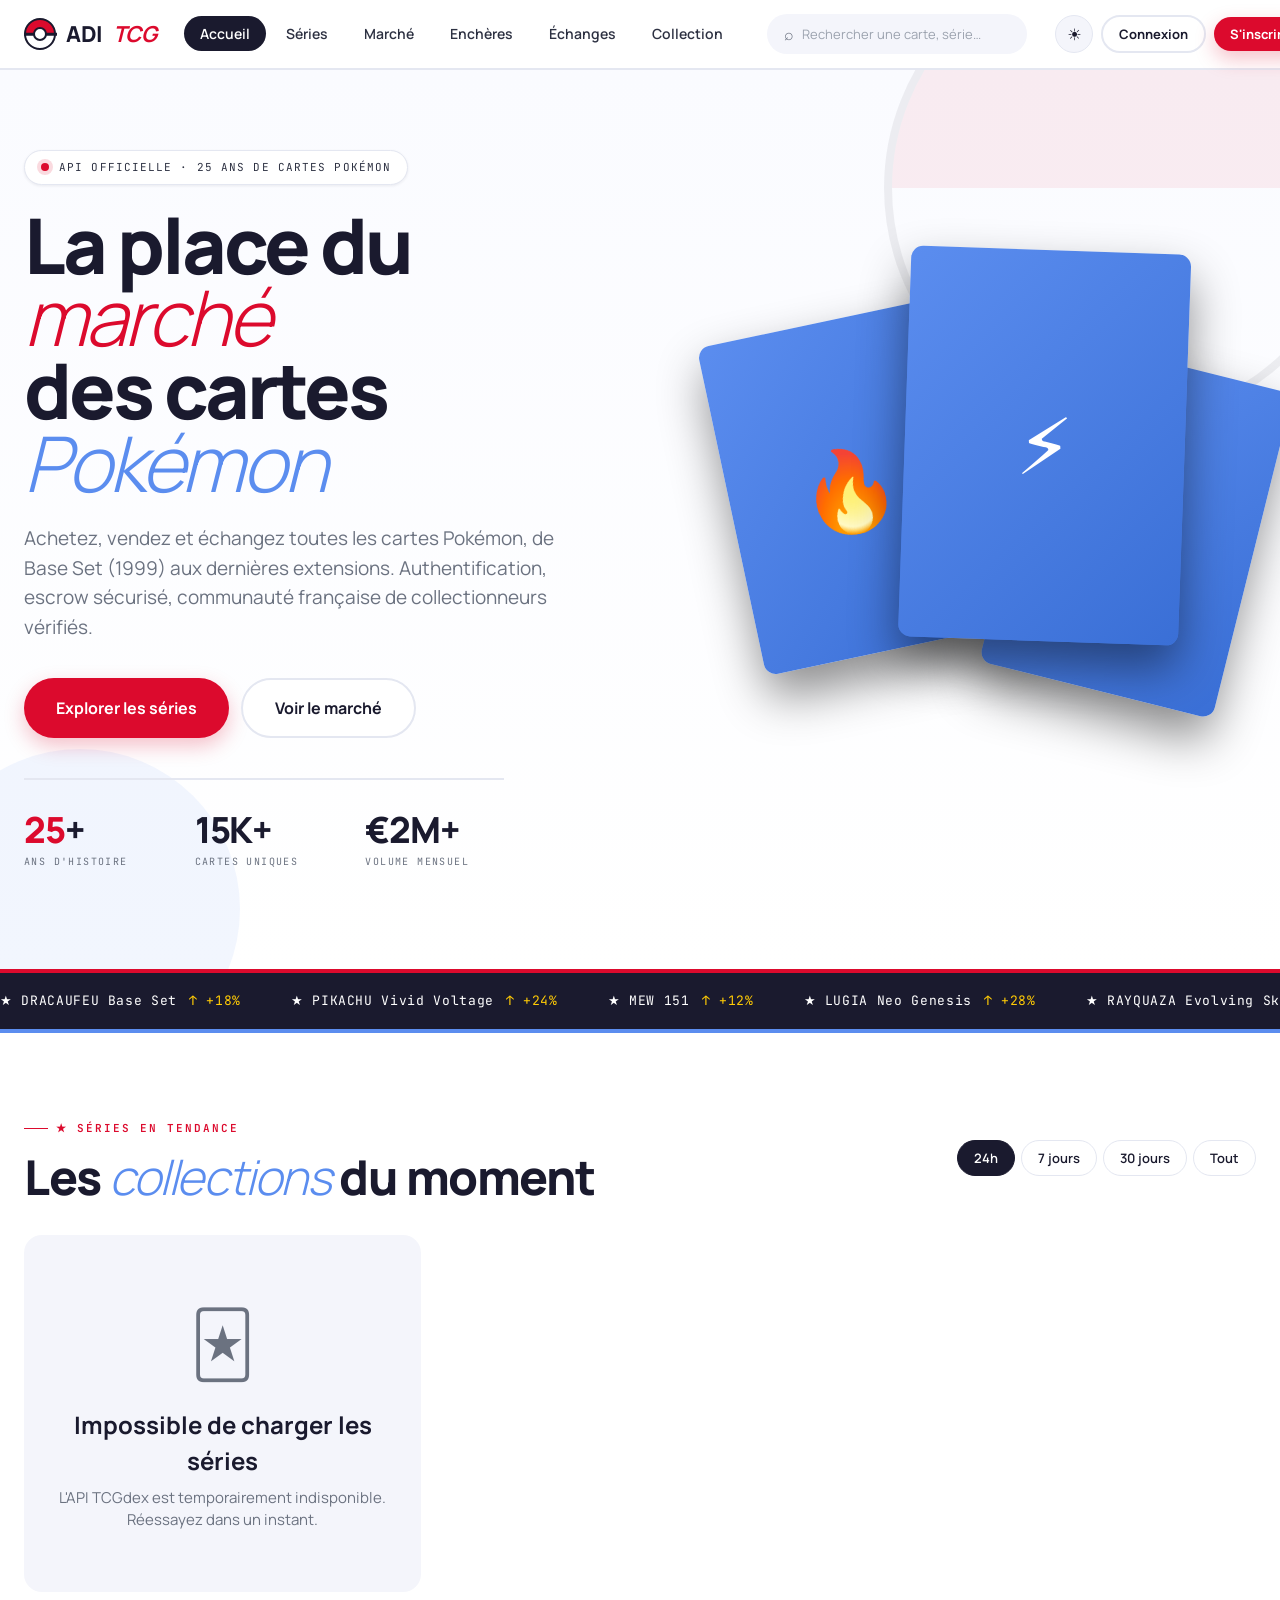
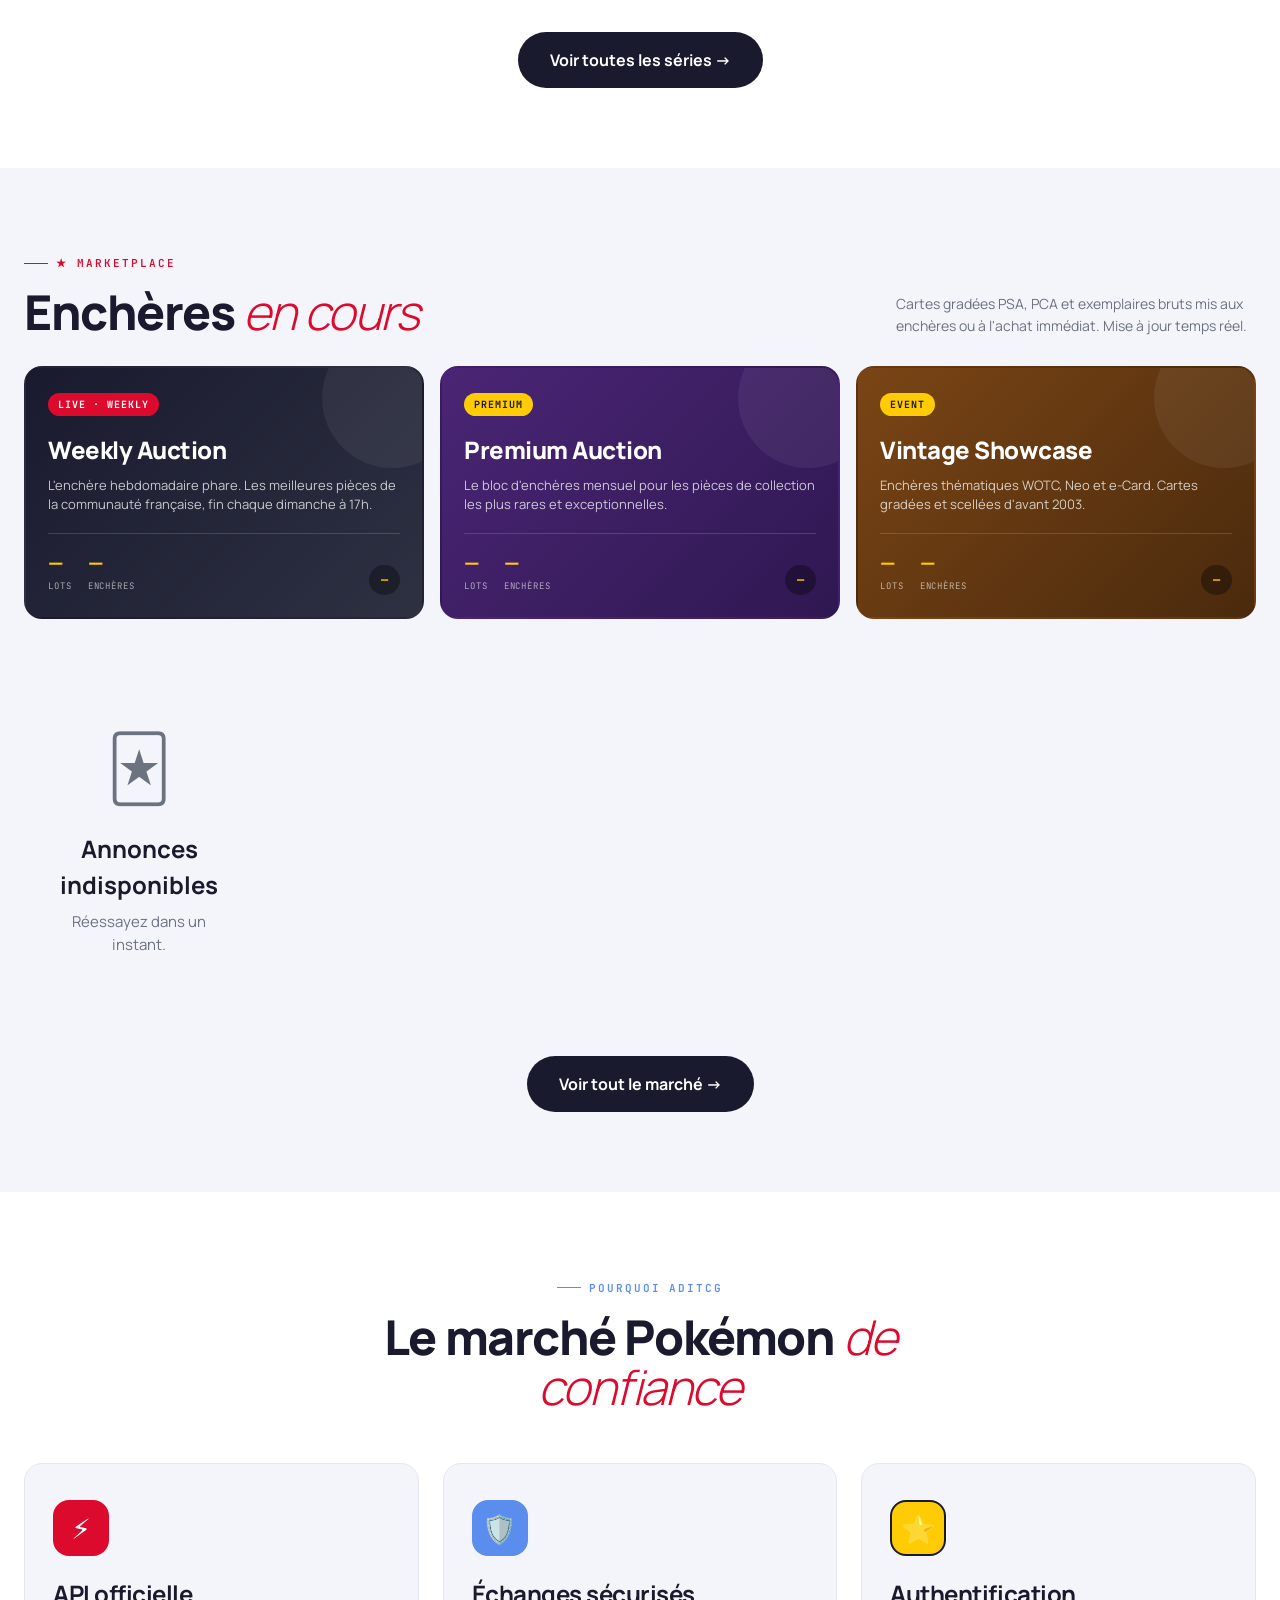
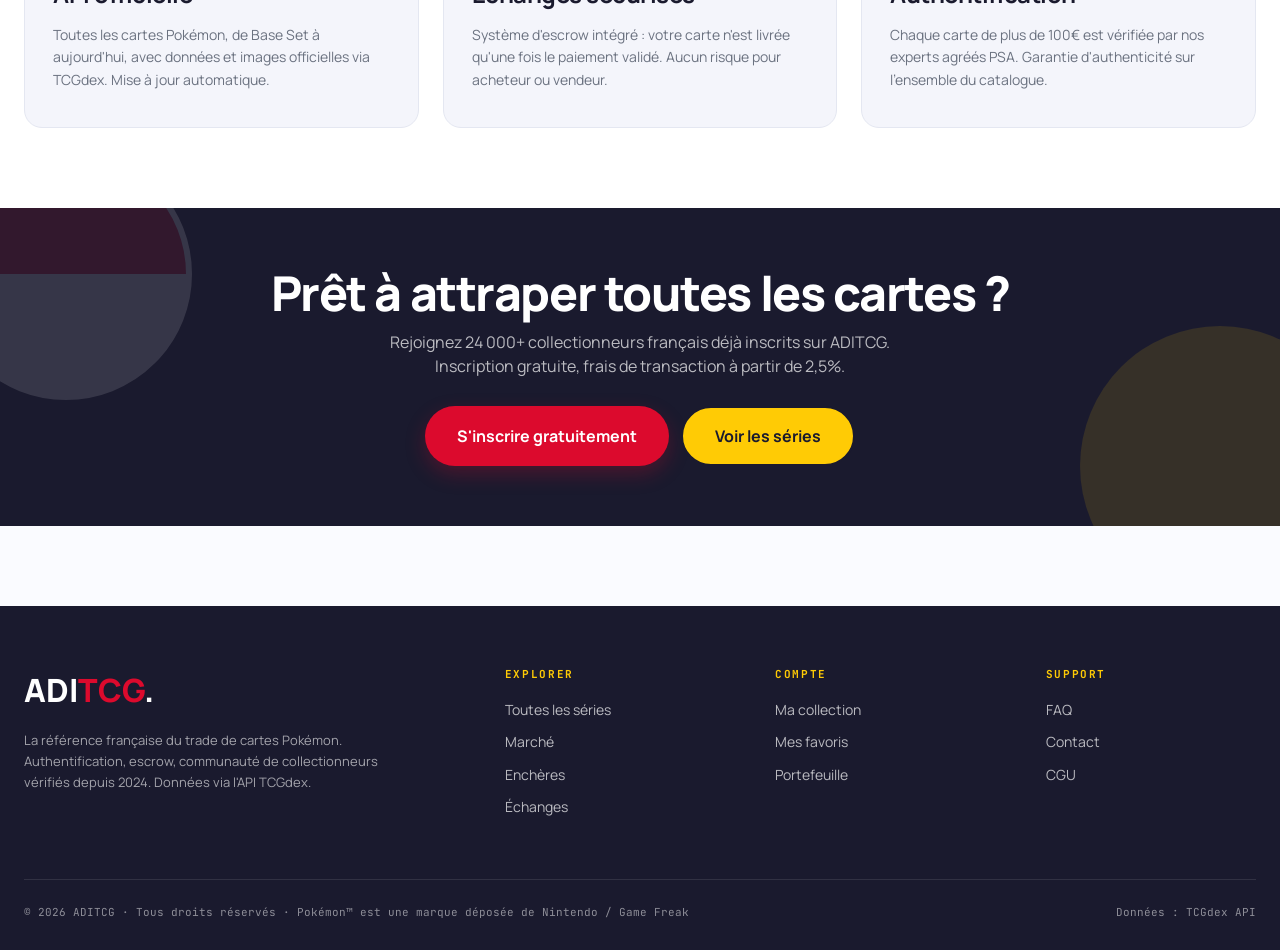
<file: index.html>
<!DOCTYPE html>
<html lang="fr">
<head>
<script>
// Anti-FOUC: apply theme before paint
(function() {
  try {
    var saved = localStorage.getItem('aditcg_theme');
    var theme = saved || 'dark';
    document.documentElement.setAttribute('data-theme', theme);
  } catch(e) {}
})();
</script>
<meta charset="UTF-8">
<meta name="viewport" content="width=device-width, initial-scale=1.0">
<title>ADITCG — La place du marché des cartes Pokémon</title>
<link rel="preconnect" href="https://fonts.googleapis.com">
<link rel="preconnect" href="https://fonts.gstatic.com" crossorigin>
<link href="https://fonts.googleapis.com/css2?family=Fraunces:ital,opsz,wght@0,9..144,400;0,9..144,700;0,9..144,800;0,9..144,900;1,9..144,300&family=Manrope:wght@400;500;600;700;800&family=JetBrains+Mono:wght@500;600&display=swap" rel="stylesheet">
<link rel="stylesheet" href="styles.css">
<style>
  /* HERO */
  .hero {
    position: relative;
    padding: 80px 0 100px;
    overflow: hidden;
    background: linear-gradient(180deg, var(--cream) 0%, var(--white) 100%);
  }
  .hero::before {
    content: '';
    position: absolute;
    top: -120px; right: -80px;
    width: 460px; height: 460px;
    border-radius: 50%;
    background: linear-gradient(180deg, var(--red) 50%, var(--white) 50%);
    border: 8px solid var(--ink);
    opacity: 0.06;
    pointer-events: none;
  }
  .hero::after {
    content: '';
    position: absolute;
    bottom: -100px; left: -80px;
    width: 320px; height: 320px;
    border-radius: 50%;
    background: var(--blue);
    opacity: 0.08;
    pointer-events: none;
  }

  .hero-grid {
    display: grid;
    grid-template-columns: 1fr 1fr;
    gap: 60px;
    align-items: center;
    position: relative;
    z-index: 2;
  }

  .hero-eyebrow {
    display: inline-flex;
    align-items: center;
    gap: 10px;
    padding: 8px 16px;
    background: var(--white);
    border: 1.5px solid var(--gray-line);
    border-radius: var(--radius-pill);
    font-family: var(--font-mono);
    font-size: 11px;
    color: var(--ink-soft);
    letter-spacing: 0.1em;
    text-transform: uppercase;
    box-shadow: var(--shadow-sm);
    margin-bottom: 24px;
  }
  .hero-eyebrow .dot-red {
    width: 8px; height: 8px; border-radius: 50%;
    background: var(--red);
    box-shadow: 0 0 0 4px rgba(220, 10, 45, 0.15);
    animation: pulse 1.6s ease-in-out infinite;
  }
  @keyframes pulse {
    0%, 100% { box-shadow: 0 0 0 4px rgba(220, 10, 45, 0.15); }
    50% { box-shadow: 0 0 0 7px rgba(220, 10, 45, 0.05); }
  }

  .hero h1 { margin-bottom: 24px; }
  .hero h1 .word-red { color: var(--red); font-style: italic; font-weight: 300; }
  .hero h1 .word-blue { color: var(--blue); font-style: italic; font-weight: 300; }

  .hero-lead {
    font-size: 19px;
    color: var(--gray-text);
    line-height: 1.55;
    max-width: 540px;
    margin-bottom: 36px;
  }

  .hero-cta { display: flex; gap: 12px; flex-wrap: wrap; margin-bottom: 40px; }

  .hero-stats {
    display: grid;
    grid-template-columns: repeat(3, 1fr);
    gap: 32px;
    padding-top: 32px;
    border-top: 2px solid var(--gray-line);
    max-width: 480px;
  }
  .hero-stat .v {
    font-family: var(--font-display);
    font-size: 36px;
    font-weight: 800;
    color: var(--ink);
    letter-spacing: -0.03em;
    line-height: 1;
  }
  .hero-stat .v span { color: var(--red); }
  .hero-stat .l {
    font-family: var(--font-mono);
    font-size: 10px;
    text-transform: uppercase;
    letter-spacing: 0.14em;
    color: var(--gray-text);
    margin-top: 6px;
  }

  /* HERO CARDS STACK */
  .hero-cards {
    position: relative;
    height: 540px;
    perspective: 1400px;
  }
  .hero-card-img {
    position: absolute;
    width: 240px;
    border-radius: 12px;
    box-shadow: 0 24px 48px rgba(0, 0, 0, 0.45);
    transition: transform 0.6s cubic-bezier(0.2, 0.8, 0.2, 1);
    background: var(--gray-bg);
    aspect-ratio: 245/342;
  }
  .hero-card-img.placeholder {
    display: flex; align-items: center; justify-content: center;
    font-size: 80px;
    background: linear-gradient(135deg, var(--blue), var(--blue-deep));
    color: var(--white);
  }
  .hero-card-img:nth-child(1) {
    top: 80px; left: 10%;
    transform: rotate(-12deg);
    z-index: 1;
  }
  .hero-card-img:nth-child(2) {
    top: 30px; left: 40%;
    transform: rotate(2deg) translateY(-20px);
    z-index: 3;
    width: 280px;
  }
  .hero-card-img:nth-child(3) {
    top: 120px; right: 0;
    transform: rotate(14deg);
    z-index: 2;
  }
  .hero-cards:hover .hero-card-img:nth-child(1) { transform: rotate(-18deg) translateX(-30px); }
  .hero-cards:hover .hero-card-img:nth-child(3) { transform: rotate(20deg) translateX(30px); }

  /* TICKER */
  .ticker {
    background: var(--ink);
    color: var(--white);
    padding: 18px 0;
    overflow: hidden;
    border-top: 4px solid var(--red);
    border-bottom: 4px solid var(--blue);
  }
  .ticker-inner {
    display: flex;
    gap: 50px;
    animation: tickerScroll 50s linear infinite;
    white-space: nowrap;
    font-family: var(--font-mono);
    font-size: 13px;
    letter-spacing: 0.05em;
  }
  .ticker-item { display: inline-flex; align-items: center; gap: 12px; }
  .ticker-item .up { color: var(--yellow); }
  .ticker-item .down { color: var(--red-light); }
  @keyframes tickerScroll {
    from { transform: translateX(0); }
    to { transform: translateX(-50%); }
  }

  /* COLLECTIONS BLOCK */
  .collections-section {
    padding: 80px 0;
    background: var(--white);
  }
  .collections-toolbar {
    display: flex;
    justify-content: space-between;
    align-items: center;
    flex-wrap: wrap;
    gap: 20px;
    margin-bottom: 32px;
  }
  .collections-grid {
    display: grid;
    grid-template-columns: repeat(auto-fill, minmax(320px, 1fr));
    gap: 20px;
  }
  .coll-card {
    background: var(--white);
    border: 1.5px solid var(--gray-line);
    border-radius: var(--radius-lg);
    overflow: hidden;
    transition: all 0.25s;
    cursor: pointer;
    display: block;
  }
  .coll-card:hover {
    border-color: var(--ink);
    transform: translateY(-4px);
    box-shadow: var(--shadow-lg);
  }
  .coll-card-banner {
    aspect-ratio: 16/9;
    background: linear-gradient(135deg, var(--blue), var(--blue-deep));
    position: relative;
    overflow: hidden;
    display: flex;
    align-items: center;
    justify-content: center;
  }
  .coll-card-banner img {
    width: 100%; height: 100%;
    object-fit: contain;
    padding: 24px;
    filter: drop-shadow(0 6px 12px rgba(0,0,0,0.3));
  }
  .coll-card-banner.no-img {
    background:
      radial-gradient(circle at 30% 30%, rgba(255,255,255,0.15), transparent 50%),
      linear-gradient(135deg, var(--blue), var(--blue-deep));
  }
  .coll-card-banner .placeholder-emoji {
    font-size: 80px;
    filter: drop-shadow(0 6px 12px rgba(0,0,0,0.3));
  }
  .coll-card-banner::after {
    content: '';
    position: absolute;
    inset: 0;
    background: repeating-linear-gradient(45deg, transparent 0, transparent 8px, rgba(255,255,255,0.03) 8px, rgba(255,255,255,0.03) 16px);
  }
  .coll-card-banner .badge-floor {
    position: absolute;
    top: 12px; right: 12px;
    padding: 5px 10px;
    background: var(--ink);
    color: var(--yellow);
    font-family: var(--font-mono);
    font-size: 10px;
    letter-spacing: 0.1em;
    border-radius: var(--radius-pill);
    font-weight: 700;
    z-index: 2;
  }
  .coll-card-body { padding: 18px; }
  .coll-card-title {
    font-family: var(--font-display);
    font-size: 19px;
    font-weight: 800;
    margin-bottom: 4px;
    letter-spacing: -0.02em;
    color: var(--ink);
  }
  .coll-card-subtitle {
    font-family: var(--font-mono);
    font-size: 11px;
    color: var(--gray-text);
    text-transform: uppercase;
    letter-spacing: 0.1em;
    margin-bottom: 14px;
  }
  .coll-card-stats {
    display: grid;
    grid-template-columns: 1fr 1fr 1fr;
    gap: 12px;
    padding-top: 14px;
    border-top: 1px solid var(--gray-line);
  }
  .coll-stat-item .v {
    font-family: var(--font-display);
    font-size: 18px;
    font-weight: 800;
    color: var(--ink);
    line-height: 1;
  }
  .coll-stat-item .v.up { color: var(--green); }
  .coll-stat-item .v.down { color: var(--red); }
  .coll-stat-item .l {
    font-family: var(--font-mono);
    font-size: 9px;
    text-transform: uppercase;
    letter-spacing: 0.1em;
    color: var(--gray-text-2);
    margin-top: 3px;
  }

  /* AUCTIONS / ANNONCES */
  .hot-section {
    padding: 80px 0;
    background: var(--gray-bg);
  }

  /* FEATURES */
  .features-section {
    padding: 80px 0;
    background: var(--white);
  }
  .features-grid {
    display: grid;
    grid-template-columns: repeat(3, 1fr);
    gap: 24px;
    margin-top: 50px;
  }
  .feature-tile {
    padding: 36px 28px;
    border-radius: var(--radius-lg);
    background: var(--gray-bg);
    border: 1.5px solid var(--gray-line);
    transition: all 0.25s;
  }
  .feature-tile:hover {
    border-color: var(--ink);
    transform: translateY(-2px);
    background: var(--white);
    box-shadow: var(--shadow);
  }
  .feature-icon {
    width: 56px;
    height: 56px;
    border-radius: 16px;
    display: flex;
    align-items: center;
    justify-content: center;
    font-size: 28px;
    margin-bottom: 20px;
    color: var(--white);
  }
  .feature-icon.red { background: var(--red); }
  .feature-icon.blue { background: var(--blue); }
  .feature-icon.yellow { background: var(--yellow); color: var(--ink); border: 2px solid var(--ink); }

  .feature-tile h3 {
    font-family: var(--font-display);
    font-size: 24px;
    font-weight: 700;
    margin-bottom: 12px;
    letter-spacing: -0.02em;
  }
  .feature-tile p {
    color: var(--gray-text);
    font-size: 14px;
    line-height: 1.6;
  }

  /* CTA STRIP */
  .cta-strip {
    background: var(--ink);
    color: var(--white);
    padding: 60px 0;
    text-align: center;
    position: relative;
    overflow: hidden;
  }
  .cta-strip::before {
    content: '';
    position: absolute;
    top: -60px; left: -60px;
    width: 240px; height: 240px;
    border-radius: 50%;
    background: linear-gradient(180deg, var(--red) 50%, var(--white) 50%);
    border: 6px solid var(--white);
    opacity: 0.12;
  }
  .cta-strip::after {
    content: '';
    position: absolute;
    bottom: -80px; right: -80px;
    width: 280px; height: 280px;
    border-radius: 50%;
    background: var(--yellow);
    opacity: 0.12;
  }
  .cta-strip h2 { color: var(--white); margin-bottom: 12px; position: relative; z-index: 2; }
  .cta-strip p { color: rgba(255,255,255,0.7); font-size: 16px; max-width: 540px; margin: 0 auto 28px; position: relative; z-index: 2; }
  .cta-strip .btn-group { display: flex; gap: 12px; justify-content: center; flex-wrap: wrap; position: relative; z-index: 2; }

  @media (max-width: 900px) {
    .hero-grid { grid-template-columns: 1fr; gap: 40px; }
    .hero-cards { height: 400px; }
    .features-grid { grid-template-columns: 1fr; }
    .hero-stats { grid-template-columns: repeat(3, 1fr); gap: 16px; }
    .hero-stat .v { font-size: 28px; }
  }
</style>
</head>
<body>

<!-- NAVBAR -->
<nav class="topbar">
  <div class="nav-inner">
    <a href="index.html" class="logo">
      <span class="logo-pokeball"></span>
      ADI<span class="tcg-tag">TCG</span>
    </a>
    <ul class="nav-links">
      <li><a href="index.html" class="active">Accueil</a></li>
      <li><a href="series.html">Séries</a></li>
      <li><a href="marche.html">Marché</a></li>
      <li><a href="encheres.html">Enchères</a></li>
      <li><a href="trade.html">Échanges</a></li>
      <li><a href="profil.html">Collection</a></li>
    </ul>
    <div class="nav-search">
      <span class="nav-search-icon">⌕</span>
      <input type="text" placeholder="Rechercher une carte, série…" id="nav-search-input">
    </div>
    <div class="nav-cta">
      <button class="btn btn-ghost btn-small">Connexion</button>
      <button class="btn btn-primary btn-small">S'inscrire</button>
    </div>
  </div>
</nav>

<!-- HERO -->
<section class="hero">
  <div class="container">
    <div class="hero-grid">
      <div>
        <div class="hero-eyebrow">
          <span class="dot-red"></span>
          API officielle · 25 ans de cartes Pokémon
        </div>
        <h1 class="display-1">
          La place du <span class="word-red">marché</span><br>
          des cartes <span class="word-blue">Pokémon</span>
        </h1>
        <p class="hero-lead">
          Achetez, vendez et échangez toutes les cartes Pokémon, de Base Set (1999) aux dernières extensions. Authentification, escrow sécurisé, communauté française de collectionneurs vérifiés.
        </p>
        <div class="hero-cta">
          <a href="series.html" class="btn btn-primary btn-large">Explorer les séries</a>
          <a href="marche.html" class="btn btn-ghost btn-large">Voir le marché</a>
        </div>
        <div class="hero-stats">
          <div class="hero-stat">
            <div class="v"><span>25</span>+</div>
            <div class="l">Ans d'histoire</div>
          </div>
          <div class="hero-stat">
            <div class="v">15K+</div>
            <div class="l">Cartes uniques</div>
          </div>
          <div class="hero-stat">
            <div class="v">€2M+</div>
            <div class="l">Volume mensuel</div>
          </div>
        </div>
      </div>

      <div class="hero-cards" id="hero-cards">
        <div class="hero-card-img placeholder">🃏</div>
        <div class="hero-card-img placeholder">⚡</div>
        <div class="hero-card-img placeholder">🔥</div>
      </div>
    </div>
  </div>
</section>

<!-- TICKER -->
<section class="ticker">
  <div class="ticker-inner" id="ticker">
    <span class="ticker-item">★ DRACAUFEU Base Set <span class="up">↑ +18%</span></span>
    <span class="ticker-item">★ PIKACHU Vivid Voltage <span class="up">↑ +24%</span></span>
    <span class="ticker-item">★ MEW 151 <span class="up">↑ +12%</span></span>
    <span class="ticker-item">★ LUGIA Neo Genesis <span class="up">↑ +28%</span></span>
    <span class="ticker-item">★ RAYQUAZA Evolving Skies <span class="up">↑ +15%</span></span>
    <span class="ticker-item">★ NOCTALI Evolving Skies <span class="up">↑ +32%</span></span>
    <span class="ticker-item">★ GIRATINA Lost Origin <span class="down">↓ -3%</span></span>
    <span class="ticker-item">★ DRACAUFEU Base Set <span class="up">↑ +18%</span></span>
    <span class="ticker-item">★ PIKACHU Vivid Voltage <span class="up">↑ +24%</span></span>
    <span class="ticker-item">★ MEW 151 <span class="up">↑ +12%</span></span>
    <span class="ticker-item">★ LUGIA Neo Genesis <span class="up">↑ +28%</span></span>
    <span class="ticker-item">★ RAYQUAZA Evolving Skies <span class="up">↑ +15%</span></span>
  </div>
</section>

<!-- COLLECTIONS -->
<section class="collections-section">
  <div class="container">
    <div class="collections-toolbar">
      <div>
        <div class="eyebrow">★ Séries en tendance</div>
        <h2 class="display-2" style="margin-top: 16px;">Les <span class="italic-blue">collections</span> du moment</h2>
      </div>
      <div class="filter-bar" id="collection-filter">
        <button class="filter-chip active" data-period="24h">24h</button>
        <button class="filter-chip" data-period="7d">7 jours</button>
        <button class="filter-chip" data-period="30d">30 jours</button>
        <button class="filter-chip" data-period="all">Tout</button>
      </div>
    </div>
    <div class="collections-grid" id="collections-grid">
      <div class="loading-state">
        <div class="pokeball-loader"></div>
        Chargement des séries depuis TCGdex…
      </div>
    </div>
    <div style="text-align: center; margin-top: 40px;">
      <a href="series.html" class="btn btn-dark btn-large">Voir toutes les séries →</a>
    </div>
  </div>
</section>

<!-- ENCHÈRES & ANNONCES (style GCC) -->
<section class="hot-section">
  <div class="container">
    <div class="section-header-row" style="margin-bottom: 28px;">
      <div>
        <div class="eyebrow">★ Marketplace</div>
        <h2 class="display-2" style="margin-top: 16px;">Enchères <span class="italic-accent">en cours</span></h2>
      </div>
      <p>Cartes gradées PSA, PCA et exemplaires bruts mis aux enchères ou à l'achat immédiat. Mise à jour temps réel.</p>
    </div>

    <!-- ROOMS : 3 types d'enchères -->
    <div class="auction-rooms" id="auction-rooms">
      <a class="auction-room weekly" href="encheres.html">
        <span class="kind live">LIVE · Weekly</span>
        <h3>Weekly Auction</h3>
        <div class="desc">L'enchère hebdomadaire phare. Les meilleures pièces de la communauté française, fin chaque dimanche à 17h.</div>
        <div class="stats">
          <div class="stat"><div class="v" id="weekly-count">—</div><div class="l">Lots</div></div>
          <div class="stat"><div class="v" id="weekly-bids">—</div><div class="l">Enchères</div></div>
        </div>
        <div class="countdown-big" id="weekly-cd">—</div>
      </a>

      <a class="auction-room premium" href="encheres.html">
        <span class="kind">PREMIUM</span>
        <h3>Premium Auction</h3>
        <div class="desc">Le bloc d'enchères mensuel pour les pièces de collection les plus rares et exceptionnelles.</div>
        <div class="stats">
          <div class="stat"><div class="v" id="premium-count">—</div><div class="l">Lots</div></div>
          <div class="stat"><div class="v" id="premium-bids">—</div><div class="l">Enchères</div></div>
        </div>
        <div class="countdown-big" id="premium-cd">—</div>
      </a>

      <a class="auction-room event" href="encheres.html">
        <span class="kind">EVENT</span>
        <h3>Vintage Showcase</h3>
        <div class="desc">Enchères thématiques WOTC, Neo et e-Card. Cartes gradées et scellées d'avant 2003.</div>
        <div class="stats">
          <div class="stat"><div class="v" id="event-count">—</div><div class="l">Lots</div></div>
          <div class="stat"><div class="v" id="event-bids">—</div><div class="l">Enchères</div></div>
        </div>
        <div class="countdown-big" id="event-cd">—</div>
      </a>
    </div>

    <!-- LISTINGS -->
    <div class="auction-grid" id="hot-grid">
      <div class="loading-state" style="grid-column: 1/-1;">
        <div class="pokeball-loader"></div>
        Chargement des annonces…
      </div>
    </div>
    <div style="text-align: center; margin-top: 40px;">
      <a href="marche.html" class="btn btn-dark btn-large">Voir tout le marché →</a>
    </div>
  </div>
</section>

<!-- FEATURES POKÉMON -->
<section class="features-section">
  <div class="container">
    <div style="text-align: center; max-width: 700px; margin: 0 auto;">
      <div class="eyebrow blue" style="justify-content: center;">Pourquoi ADITCG</div>
      <h2 class="display-2" style="margin-top: 16px;">Le marché Pokémon <span class="italic-accent">de confiance</span></h2>
    </div>
    <div class="features-grid">
      <div class="feature-tile">
        <div class="feature-icon red">⚡</div>
        <h3>API officielle</h3>
        <p>Toutes les cartes Pokémon, de Base Set à aujourd'hui, avec données et images officielles via TCGdex. Mise à jour automatique.</p>
      </div>
      <div class="feature-tile">
        <div class="feature-icon blue">🛡️</div>
        <h3>Échanges sécurisés</h3>
        <p>Système d'escrow intégré : votre carte n'est livrée qu'une fois le paiement validé. Aucun risque pour acheteur ou vendeur.</p>
      </div>
      <div class="feature-tile">
        <div class="feature-icon yellow">⭐</div>
        <h3>Authentification</h3>
        <p>Chaque carte de plus de 100€ est vérifiée par nos experts agréés PSA. Garantie d'authenticité sur l'ensemble du catalogue.</p>
      </div>
    </div>
  </div>
</section>

<!-- CTA STRIP -->
<section class="cta-strip">
  <div class="container">
    <h2 class="display-2">Prêt à attraper toutes les cartes ?</h2>
    <p>Rejoignez 24 000+ collectionneurs français déjà inscrits sur ADITCG. Inscription gratuite, frais de transaction à partir de 2,5%.</p>
    <div class="btn-group">
      <button class="btn btn-primary btn-large">S'inscrire gratuitement</button>
      <a href="series.html" class="btn btn-yellow btn-large">Voir les séries</a>
    </div>
  </div>
</section>

<!-- FOOTER -->
<footer>
  <div class="container">
    <div class="footer-grid">
      <div class="footer-brand">
        <h4>ADI<span>TCG</span>.</h4>
        <p>La référence française du trade de cartes Pokémon. Authentification, escrow, communauté de collectionneurs vérifiés depuis 2024. Données via l'API TCGdex.</p>
      </div>
      <div class="footer-col">
        <h5>Explorer</h5>
        <ul>
          <li><a href="series.html">Toutes les séries</a></li>
          <li><a href="marche.html">Marché</a></li>
          <li><a href="encheres.html">Enchères</a></li>
          <li><a href="trade.html">Échanges</a></li>
        </ul>
      </div>
      <div class="footer-col">
        <h5>Compte</h5>
        <ul>
          <li><a href="profil.html">Ma collection</a></li>
          <li><a href="profil.html#favorites">Mes favoris</a></li>
          <li><a href="profil.html#portfolio">Portefeuille</a></li>
        </ul>
      </div>
      <div class="footer-col">
        <h5>Support</h5>
        <ul>
          <li><a href="#">FAQ</a></li>
          <li><a href="#">Contact</a></li>
          <li><a href="#">CGU</a></li>
        </ul>
      </div>
    </div>
    <div class="footer-bottom">
      <div>© 2026 ADITCG · Tous droits réservés · Pokémon™ est une marque déposée de Nintendo / Game Freak</div>
      <div>Données : TCGdex API</div>
    </div>
  </div>
</footer>

<script src="auth.js"></script>
<script src="storage.js"></script>
<script src="tcgdex-api.js"></script>
<script src="auctions.js"></script>
<script src="ui.js"></script>
<script src="app.js"></script>
<script>
(async () => {

  // ============================================
  // HERO CARDS : 3 cartes iconiques, résilient aux 404 API
  // ============================================
  async function loadHeroCards() {
    const heroEl = document.getElementById('hero-cards');
    if (!heroEl) return;

    const candidates = [
      'base1-4', 'base1-2', 'base1-15', 'neo1-9',
      'swsh4-44', 'swsh7-150', 'xy12-12', 'base1-58',
    ];

    const results = await Promise.allSettled(
      candidates.map(id => window.TCGdex.getCardDetail(id))
    );
    const cards = results
      .filter(r => r.status === 'fulfilled' && r.value && r.value.image)
      .map(r => r.value)
      .slice(0, 3);

    if (cards.length === 0) {
      try {
        const sets = await window.TCGdex.getMainlineSets();
        const latest = sets[sets.length - 1];
        if (latest) {
          const detail = await window.TCGdex.getSetDetail(latest.id);
          if (detail?.cards) {
            const picks = detail.cards.filter(c => c.image).slice(0, 3);
            cards.push(...picks);
          }
        }
      } catch {}
    }

    heroEl.innerHTML = '';
    const emojis = ['🔥', '⚡', '✨'];
    for (let i = 0; i < 3; i++) {
      const card = cards[i];
      if (card && card.image) {
        const img = window.TCGdex.getCardImage(card, 'high', 'webp');
        heroEl.insertAdjacentHTML(
          'beforeend',
          `<img class="hero-card-img" src="${img}" alt="${card.name || ''}" loading="eager"
            onerror="this.outerHTML='<div class=&quot;hero-card-img placeholder&quot;>${emojis[i]}</div>'">`
        );
      } else {
        heroEl.insertAdjacentHTML('beforeend', `<div class="hero-card-img placeholder">${emojis[i]}</div>`);
      }
    }
  }

  // ============================================
  // COLLECTIONS : 8 séries en tendance
  // ============================================
  async function loadCollections() {
    const el = document.getElementById('collections-grid');
    if (!el) return;
    try {
      const sets = await window.TCGdex.getMainlineSets();
      if (!sets || sets.length === 0) throw new Error('No sets');
      const sorted = [...sets].sort((a, b) =>
        (a.releaseDate || '9999').localeCompare(b.releaseDate || '9999')
      );
      const trending = sorted.slice(-8).reverse();
      el.innerHTML = trending.map(set => {
        const logo = window.TCGdex.getSetLogo(set, 'webp');
        const floor = window.TCGdex.estimateSetFloor(set);
        const vol = (set.cardCount?.total || 100) * 8 + 200;
        const trend = ((set.id || '').split('').reduce((a,c) => a + c.charCodeAt(0), 0) % 40) - 10;
        return `
          <a href="set.html?id=${set.id}" class="coll-card">
            <div class="coll-card-banner ${logo ? '' : 'no-img'}">
              <div class="badge-floor">${set.cardCount?.total || '?'} cartes</div>
              ${logo
                ? `<img src="${logo}" alt="${set.name}" onerror="this.style.display='none'; this.parentNode.insertAdjacentHTML('beforeend','<div class=\\'placeholder-emoji\\'>🃏</div>');">`
                : `<div class="placeholder-emoji">🃏</div>`}
            </div>
            <div class="coll-card-body">
              <div class="coll-card-title">${set.name}</div>
              <div class="coll-card-subtitle">${set.serie?.name || 'Série'} · ${(set.releaseDate || '').slice(0,4) || '—'}</div>
              <div class="coll-card-stats">
                <div class="coll-stat-item">
                  <div class="v">${window.TCGdex.formatPrice(floor)}</div>
                  <div class="l">Floor</div>
                </div>
                <div class="coll-stat-item">
                  <div class="v">${window.TCGdex.formatPrice(vol)}</div>
                  <div class="l">Volume 24h</div>
                </div>
                <div class="coll-stat-item">
                  <div class="v ${trend >= 0 ? 'up' : 'down'}">${trend >= 0 ? '↑' : '↓'}${Math.abs(trend)}%</div>
                  <div class="l">Variation</div>
                </div>
              </div>
            </div>
          </a>`;
      }).join('');
    } catch (e) {
      console.error(e);
      el.innerHTML = '<div class="empty-state"><div class="emoji">🃏</div><h3>Impossible de charger les séries</h3><p>L\'API TCGdex est temporairement indisponible. Réessayez dans un instant.</p></div>';
    }
  }

  // ============================================
  // HOT CARDS : Top cartes iconiques (annonces style GCC)
  // ============================================
  async function loadHotCards() {
    const ids = [
      'base1-4', 'base1-15', 'neo1-9', 'swsh4-44',
      'swsh7-150', 'xy12-12', 'base1-2', 'base1-58',
      'neo1-1', 'xy12-11', 'base1-3', 'base1-25',
    ];
    const el = document.getElementById('hot-grid');
    if (!el) return;
    try {
      const settled = await Promise.allSettled(ids.map(id => window.TCGdex.getCardDetail(id)));
      const valid = settled
        .filter(r => r.status === 'fulfilled' && r.value)
        .map(r => r.value)
        .slice(0, 10);
      if (valid.length === 0) throw new Error('No cards');

      el.innerHTML = valid.map(card => renderAuctionCard(card)).join('');

      document.getElementById('weekly-count').textContent = '635';
      document.getElementById('weekly-bids').textContent = '4 280';
      document.getElementById('weekly-cd').textContent = window.Auctions.formatCountdown(getNextSundayAt17());
      document.getElementById('premium-count').textContent = '57';
      document.getElementById('premium-bids').textContent = '892';
      document.getElementById('premium-cd').textContent = window.Auctions.formatCountdown(getNextMonthEnd());
      document.getElementById('event-count').textContent = '288';
      document.getElementById('event-bids').textContent = '1 410';
      document.getElementById('event-cd').textContent = window.Auctions.formatCountdown(getNextSundayAt17() + 2 * 86400000);

      setInterval(() => {
        document.querySelectorAll('[data-countdown]').forEach(el => {
          const t = parseInt(el.dataset.countdown, 10);
          if (!t) return;
          el.textContent = window.Auctions.formatCountdown(t);
        });
      }, 60000);

    } catch (e) {
      console.error(e);
      el.innerHTML = '<div class="empty-state"><div class="emoji">🃏</div><h3>Annonces indisponibles</h3><p>Réessayez dans un instant.</p></div>';
    }
  }

  // ============================================
  // RENDER : carte annonce style GCC
  // ============================================
  function renderAuctionCard(card) {
    const img = window.TCGdex.getCardImage(card, 'low', 'webp');
    const listing = window.Auctions.getListing(card);
    if (!listing) return '';
    const status = window.Auctions.getAuctionStatus(listing.endsAt);
    const isLive = status === 'live';
    const isAuction = listing.type === 'auction';
    const initials = window.Auctions.sellerInitials(listing.seller.name);
    const cdText = isAuction ? window.Auctions.formatCountdown(listing.endsAt) : 'Achat immédiat';
    const cdClass = isLive ? 'urgent' : '';
    const badge = isLive
      ? `<span class="auction-badge live">LIVE</span>`
      : isAuction
        ? `<span class="auction-badge soon">${listing.kind === 'Premium Auction' ? 'PREMIUM' : 'AUCTION'}</span>`
        : `<span class="auction-badge fixed">Achat direct</span>`;
    const gradeStyle = `color:${listing.grade.color};border-color:${listing.grade.color};`;

    return `
      <a href="carte.html?id=${card.id}" class="auction-card">
        <div class="auction-card-img">
          <div class="auction-badge-row">
            ${badge}
            <span class="auction-badge grade" style="${gradeStyle}">${listing.grade.label}</span>
          </div>
          <img src="${img}" alt="${escapeHtml(card.name)}" loading="lazy"
            onerror="this.outerHTML='<div class=&quot;ph&quot;>${escapeHtml(card.name).slice(0, 20)}</div>'">
        </div>
        <div class="auction-card-body">
          <div>
            <div class="auction-card-title">${escapeHtml(card.name)}</div>
            <div class="auction-card-meta">
              <span>${escapeHtml((card.set?.name || '').slice(0, 22))}</span>
              <span>#${card.localId || '?'}</span>
            </div>
          </div>
          <div class="auction-seller">
            <div class="auction-seller-avatar" style="background:${listing.seller.avatarColor};">${initials}</div>
            <div style="min-width:0;">
              <div style="white-space:nowrap;overflow:hidden;text-overflow:ellipsis;">${escapeHtml(listing.seller.name)}</div>
              <div class="meta">⭐ ${listing.seller.rating} · ${listing.seller.sales} ventes</div>
            </div>
          </div>
          <div class="auction-bid-row">
            <div>
              <div class="label">${isAuction ? `Enchère actuelle · ${listing.bidCount} bids` : 'Prix de vente'}</div>
              <div class="auction-price ${isLive ? 'live' : ''}">${window.TCGdex.formatPrice(isAuction ? listing.currentBid : listing.price)}</div>
            </div>
            <div class="countdown ${cdClass}" data-countdown="${listing.endsAt || ''}">${cdText}</div>
          </div>
        </div>
      </a>`;
  }

  function escapeHtml(s) {
    return (s || '').replace(/[&<>"']/g, c => ({ '&':'&amp;','<':'&lt;','>':'&gt;','"':'&quot;',"'":'&#39;' }[c]));
  }

  function getNextSundayAt17() {
    const d = new Date();
    const day = d.getDay();
    const daysUntilSunday = (7 - day) % 7 || 7;
    d.setDate(d.getDate() + daysUntilSunday);
    d.setHours(17, 0, 0, 0);
    return d.getTime();
  }
  function getNextMonthEnd() {
    const d = new Date();
    d.setMonth(d.getMonth() + 1, 0);
    d.setHours(21, 0, 0, 0);
    return d.getTime();
  }

  loadHeroCards();
  loadCollections();
  loadHotCards();
})();
</script>

</body>
</html>
</file>
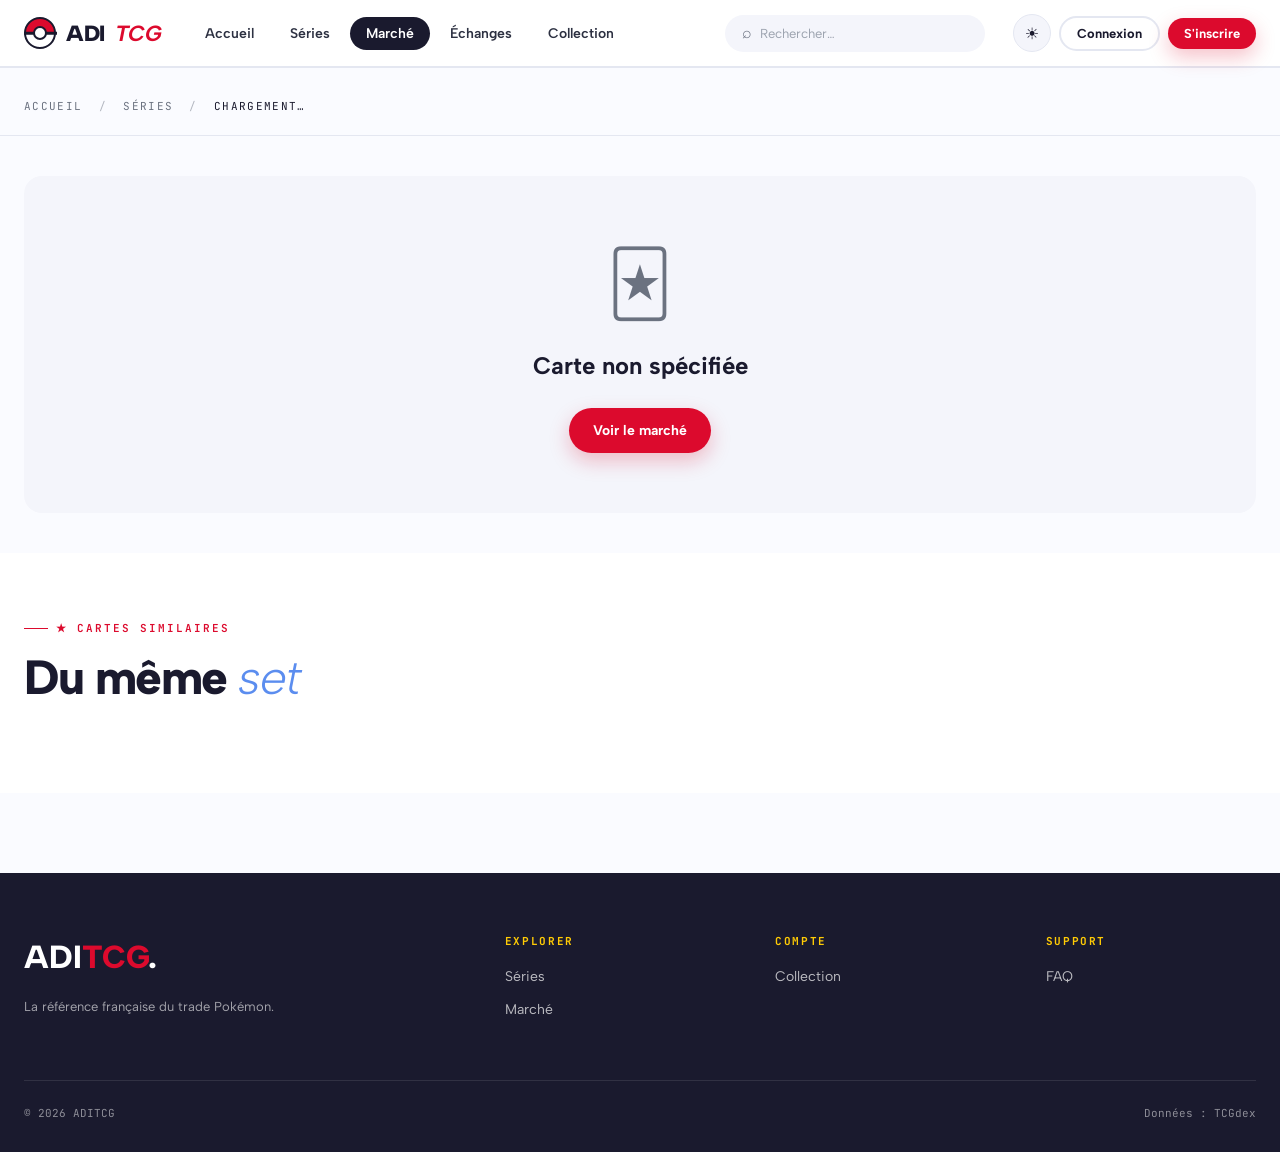
<file: carte.html>
<!DOCTYPE html>
<html lang="fr">
<head>
<script>
// Anti-FOUC: apply theme before paint
(function() {
  try {
    var saved = localStorage.getItem('aditcg_theme');
    var theme = saved || (window.matchMedia && window.matchMedia('(prefers-color-scheme: dark)').matches ? 'dark' : 'light');
    document.documentElement.setAttribute('data-theme', theme);
  } catch(e) {}
})();
</script>
<meta charset="UTF-8">
<meta name="viewport" content="width=device-width, initial-scale=1.0">
<title>Carte — ADITCG</title>
<link rel="preconnect" href="https://fonts.googleapis.com">
<link rel="preconnect" href="https://fonts.gstatic.com" crossorigin>
<link href="https://fonts.googleapis.com/css2?family=Albert+Sans:wght@300;400;500;600;700;800;900&family=JetBrains+Mono:wght@400;500;600;700&display=swap" rel="stylesheet">
<link rel="stylesheet" href="styles.css">
<style>
  .page-head {
    padding: 30px 0 20px;
    background: var(--cream);
    border-bottom: 1px solid var(--gray-line);
  }
  .breadcrumb {
    font-family: var(--font-mono);
    font-size: 11px;
    color: var(--gray-text);
    text-transform: uppercase;
    letter-spacing: 0.12em;
  }
  .breadcrumb a:hover { color: var(--blue); }
  .breadcrumb .sep { margin: 0 8px; opacity: 0.5; }

  .card-detail-grid {
    display: grid;
    grid-template-columns: 400px 1fr;
    gap: 60px;
    padding: 40px 0;
  }

  .card-image-col {
    position: sticky;
    top: 100px;
    align-self: start;
  }
  .big-card-img {
    aspect-ratio: 245/342;
    background: var(--white);
    border-radius: var(--radius-lg);
    overflow: hidden;
    box-shadow: var(--shadow-xl);
    border: 1px solid var(--gray-line);
    padding: 16px;
    display: flex;
    align-items: center;
    justify-content: center;
    transition: transform 0.3s;
  }
  .big-card-img:hover { transform: scale(1.02); }
  .big-card-img img { width: 100%; height: 100%; object-fit: contain; }
  .big-card-img .skel {
    width: 100%; height: 100%;
    background: linear-gradient(90deg, var(--gray-bg) 0%, var(--gray-line) 50%, var(--gray-bg) 100%);
    background-size: 200% 100%;
    animation: skel 1.4s infinite;
    border-radius: var(--radius);
  }
  @keyframes skel { 0% { background-position: 200% 0; } 100% { background-position: -200% 0; } }

  .image-actions {
    display: flex;
    gap: 8px;
    margin-top: 16px;
    justify-content: center;
  }

  .info-col h1 {
    font-size: clamp(36px, 5vw, 56px);
    margin-bottom: 8px;
  }
  .info-col h1 .rarity-accent { color: var(--red); font-style: italic; font-weight: 300; font-size: 0.7em; }
  .info-col .subtitle {
    font-size: 16px;
    color: var(--gray-text);
    margin-bottom: 24px;
    display: flex;
    gap: 12px;
    align-items: center;
    flex-wrap: wrap;
  }
  .info-col .subtitle .dot {
    width: 4px; height: 4px;
    border-radius: 50%;
    background: var(--gray-text-2);
  }
  .info-tags { display: flex; gap: 8px; flex-wrap: wrap; margin-bottom: 32px; }

  .price-hero {
    background: var(--white);
    border: 2px solid var(--ink);
    border-radius: var(--radius-lg);
    padding: 28px;
    margin-bottom: 24px;
  }
  .price-row {
    display: flex;
    justify-content: space-between;
    align-items: flex-end;
    margin-bottom: 20px;
    gap: 24px;
  }
  .price-label {
    font-family: var(--font-mono);
    font-size: 11px;
    text-transform: uppercase;
    letter-spacing: 0.12em;
    color: var(--gray-text);
    margin-bottom: 6px;
  }
  .price-current {
    font-family: var(--font-display);
    font-size: 48px;
    font-weight: 900;
    color: var(--red);
    letter-spacing: -0.03em;
    line-height: 1;
  }
  .price-trend {
    font-family: var(--font-mono);
    font-size: 14px;
    color: var(--green);
    font-weight: 700;
  }
  .price-trend.down { color: var(--red); }
  .price-actions {
    display: grid;
    grid-template-columns: 1fr 1fr;
    gap: 10px;
    margin-top: 16px;
  }

  /* PRICE DETAIL BLOCK (style Cardmarket) */
  .price-detail-block {
    background: var(--white);
    border: 1px solid var(--gray-line);
    border-radius: var(--radius-lg);
    padding: 28px;
    margin-bottom: 24px;
  }

  /* CONDITION PRICING GRID */
  .condition-block {
    background: var(--white);
    border: 1.5px solid var(--gray-line);
    border-radius: var(--radius-lg);
    padding: 28px;
    margin-bottom: 24px;
  }
  .condition-head {
    display: flex;
    justify-content: space-between;
    align-items: baseline;
    margin-bottom: 6px;
    flex-wrap: wrap;
    gap: 8px;
  }
  .condition-head h3 {
    font-family: var(--font-display);
    font-size: 22px;
    font-weight: 800;
    letter-spacing: -0.02em;
  }
  .condition-sub {
    color: var(--gray-text);
    font-size: 13px;
    margin-bottom: 20px;
    line-height: 1.5;
  }
  .condition-sub strong { color: var(--ink); }
  .cond-table-wrap {
    border: 1px solid var(--gray-line);
    border-radius: var(--radius);
    overflow: hidden;
  }
  .cond-row {
    display: grid;
    grid-template-columns: 110px 1fr auto auto;
    gap: 16px;
    align-items: center;
    padding: 12px 16px;
    border-bottom: 1px solid var(--gray-line);
    background: var(--white);
    transition: background 0.15s;
  }
  .cond-row:last-child { border-bottom: none; }
  .cond-row:hover { background: var(--cream); }
  .cond-row.base {
    background: rgba(91, 141, 239, 0.06);
    border-left: 3px solid var(--blue);
  }
  .cond-row.base:hover { background: rgba(91, 141, 239, 0.10); }
  .cond-badge {
    font-family: var(--font-mono);
    font-size: 10px;
    font-weight: 700;
    letter-spacing: 0.08em;
    padding: 6px 10px;
    border-radius: var(--radius-pill);
    text-align: center;
    text-transform: uppercase;
    border: 1.5px solid;
  }
  .cond-badge.grade-PSA10 { background: #fef3c7; color: #92400e; border-color: #d97706; }
  .cond-badge.grade-PSA9  { background: #fef9c3; color: #854d0e; border-color: #ca8a04; }
  .cond-badge.grade-M     { background: var(--green-light); color: var(--green); border-color: var(--green); }
  .cond-badge.grade-NM    { background: rgba(91, 141, 239, 0.12); color: var(--blue); border-color: var(--blue); }
  .cond-badge.grade-EX    { background: var(--gray-bg); color: var(--ink); border-color: var(--gray-line); }
  .cond-badge.grade-GD    { background: var(--gray-bg); color: var(--gray-text); border-color: var(--gray-line); }
  .cond-badge.grade-PL    { background: rgba(255, 107, 53, 0.10); color: var(--orange); border-color: var(--orange); }
  .cond-badge.grade-PR    { background: rgba(220, 10, 45, 0.08); color: var(--red); border-color: var(--red); }
  [data-theme="dark"] .cond-badge.grade-PSA10 { background: rgba(217, 119, 6, 0.15); color: #fbbf24; }
  [data-theme="dark"] .cond-badge.grade-PSA9  { background: rgba(202, 138, 4, 0.15); color: #facc15; }

  .cond-name {
    font-family: var(--font-body);
    font-size: 14px;
    font-weight: 600;
    color: var(--ink);
  }
  .cond-name .desc {
    display: block;
    font-family: var(--font-mono);
    font-size: 10px;
    color: var(--gray-text);
    text-transform: uppercase;
    letter-spacing: 0.1em;
    margin-top: 2px;
    font-weight: 500;
  }
  .cond-avail {
    font-family: var(--font-mono);
    font-size: 11px;
    color: var(--gray-text);
    text-align: right;
    white-space: nowrap;
  }
  .cond-avail strong { color: var(--ink); }
  .cond-avail.zero { color: var(--gray-text-2); }
  .cond-avail.zero strong { color: var(--gray-text-2); }
  .cond-price {
    font-family: var(--font-display);
    font-size: 18px;
    font-weight: 800;
    color: var(--ink);
    text-align: right;
    letter-spacing: -0.01em;
    min-width: 80px;
  }
  .cond-row.base .cond-price { color: var(--blue); }
  .cond-foot {
    margin-top: 16px;
    padding: 12px 16px;
    background: var(--gray-bg);
    border-radius: var(--radius);
    font-size: 12px;
    color: var(--gray-text);
    line-height: 1.5;
  }
  .cond-foot strong { color: var(--ink); }
  @media (max-width: 600px) {
    .cond-row { grid-template-columns: 90px 1fr auto; gap: 10px; padding: 10px 12px; }
    .cond-avail { display: none; }
  }
  .price-detail-head {
    display: flex;
    justify-content: space-between;
    align-items: baseline;
    margin-bottom: 20px;
    padding-bottom: 16px;
    border-bottom: 1px solid var(--gray-line);
    flex-wrap: wrap;
    gap: 8px;
  }
  .price-detail-head h3 {
    font-family: var(--font-display);
    font-size: 22px;
    font-weight: 800;
    letter-spacing: -0.02em;
  }
  .price-update {
    font-family: var(--font-mono);
    font-size: 10px;
    color: var(--gray-text);
    text-transform: uppercase;
    letter-spacing: 0.1em;
  }

  .price-table { width: 100%; border-collapse: collapse; }
  .price-table td {
    padding: 12px 0;
    font-size: 14px;
    color: var(--gray-text);
    border-bottom: 1px solid var(--gray-line);
  }
  .price-table tr:last-child td { border-bottom: none; }
  .price-table td.num {
    text-align: right;
    font-family: var(--font-display);
    font-weight: 800;
    color: var(--ink);
    font-size: 16px;
  }
  .price-table strong { color: var(--ink); font-weight: 700; }

  .price-chart-block {
    background: var(--gray-bg);
    border-radius: var(--radius);
    padding: 20px;
    margin-top: 24px;
  }
  .price-chart-head {
    display: flex;
    justify-content: space-between;
    align-items: center;
    margin-bottom: 12px;
    flex-wrap: wrap;
    gap: 8px;
  }
  .price-chart-head strong {
    font-family: var(--font-display);
    font-size: 14px;
    color: var(--ink);
  }
  .price-chart-head .legend {
    font-family: var(--font-mono);
    font-size: 10px;
    color: var(--gray-text);
    text-transform: uppercase;
    letter-spacing: 0.1em;
    display: flex;
    align-items: center;
    gap: 6px;
  }
  .price-chart-head .legend .dot {
    width: 10px; height: 10px;
    border-radius: 50%;
  }
  .price-chart-head .legend .dot.red { background: var(--red); }
  .price-chart {
    width: 100%;
    height: 180px;
    display: block;
  }
  .chart-x-labels {
    display: flex;
    justify-content: space-between;
    padding: 4px 20px 0;
    font-family: var(--font-mono);
    font-size: 10px;
    color: var(--gray-text);
    text-transform: uppercase;
    letter-spacing: 0.1em;
  }

  .cardmarket-link {
    display: block;
    margin-top: 20px;
    text-align: center;
    text-decoration: none;
  }

  /* (legacy classes for any straggler usages) */
  .stats-section {
    background: var(--gray-bg);
    border-radius: var(--radius-lg);
    padding: 24px;
    margin-bottom: 24px;
  }
  .stats-grid {
    display: grid;
    grid-template-columns: repeat(3, 1fr);
    gap: 20px;
  }
  .stat-item { text-align: left; }
  .stat-item .l {
    font-family: var(--font-mono);
    font-size: 10px;
    text-transform: uppercase;
    letter-spacing: 0.12em;
    color: var(--gray-text);
    margin-bottom: 6px;
  }
  .stat-item .v {
    font-family: var(--font-display);
    font-size: 22px;
    font-weight: 800;
    color: var(--ink);
    line-height: 1;
  }

  /* CARD DETAILS */
  .card-details {
    background: var(--white);
    border: 1px solid var(--gray-line);
    border-radius: var(--radius-lg);
    padding: 28px;
    margin-bottom: 24px;
  }
  .card-details h3 {
    font-family: var(--font-display);
    font-size: 22px;
    font-weight: 800;
    margin-bottom: 20px;
    letter-spacing: -0.02em;
  }
  .detail-row {
    display: flex;
    justify-content: space-between;
    padding: 14px 0;
    border-bottom: 1px solid var(--gray-line);
    font-size: 14px;
  }
  .detail-row:last-child { border-bottom: none; }
  .detail-row .l { color: var(--gray-text); font-family: var(--font-mono); font-size: 11px; text-transform: uppercase; letter-spacing: 0.1em; }
  .detail-row .v { font-weight: 600; color: var(--ink); }

  /* RELATED */
  .related-section { padding: 60px 0; background: var(--white); }
  .pokemon-grid {
    display: grid;
    grid-template-columns: repeat(auto-fill, minmax(180px, 1fr));
    gap: 20px;
  }
  .pkmn-card {
    background: var(--white);
    border: 1.5px solid var(--gray-line);
    border-radius: var(--radius);
    overflow: hidden;
    transition: all 0.25s;
    display: block;
  }
  .pkmn-card:hover {
    border-color: var(--red);
    transform: translateY(-4px);
    box-shadow: var(--shadow-lg);
  }
  .pkmn-card-img {
    aspect-ratio: 245/342;
    background: var(--gray-bg);
    padding: 8px;
  }
  .pkmn-card-img img { width: 100%; height: 100%; object-fit: contain; }
  .pkmn-card-info { padding: 12px 14px 14px; }
  .pkmn-card-name {
    font-family: var(--font-display);
    font-size: 14px;
    font-weight: 700;
    margin-bottom: 6px;
    white-space: nowrap;
    overflow: hidden;
    text-overflow: ellipsis;
  }
  .pkmn-card-price {
    font-family: var(--font-display);
    font-size: 16px;
    font-weight: 800;
    color: var(--ink);
  }

  @media (max-width: 900px) {
    .card-detail-grid { grid-template-columns: 1fr; gap: 30px; }
    .card-image-col { position: static; max-width: 360px; margin: 0 auto; }
    .stats-grid { grid-template-columns: 1fr 1fr; }
    .pokemon-grid { grid-template-columns: repeat(2, 1fr); }
  }
</style>
</head>
<body>

<nav class="topbar">
  <div class="nav-inner">
    <a href="index.html" class="logo">
      <span class="logo-pokeball"></span>
      ADI<span class="tcg-tag">TCG</span>
    </a>
    <ul class="nav-links">
      <li><a href="index.html">Accueil</a></li>
      <li><a href="series.html">Séries</a></li>
      <li><a href="marche.html" class="active">Marché</a></li>
      <li><a href="trade.html">Échanges</a></li>
      <li><a href="profil.html">Collection</a></li>
    </ul>
    <div class="nav-search">
      <span class="nav-search-icon">⌕</span>
      <input type="text" placeholder="Rechercher…">
    </div>
    <div class="nav-cta">
      <button class="btn btn-ghost btn-small">Connexion</button>
      <button class="btn btn-primary btn-small">S'inscrire</button>
    </div>
  </div>
</nav>

<section class="page-head">
  <div class="container">
    <div class="breadcrumb" id="breadcrumb">
      <a href="index.html">Accueil</a>
      <span class="sep">/</span>
      <a href="series.html">Séries</a>
      <span class="sep">/</span>
      <span style="color: var(--ink);" id="bc-card">Chargement…</span>
    </div>
  </div>
</section>

<section>
  <div class="container">
    <div class="card-detail-grid" id="card-detail">
      <div class="loading-state" style="grid-column: 1/-1;">
        <div class="pokeball-loader"></div>
        Chargement de la carte…
      </div>
    </div>
  </div>
</section>

<section class="related-section">
  <div class="container">
    <div class="section-header-row" style="margin-bottom: 30px;">
      <div>
        <div class="eyebrow">★ Cartes similaires</div>
        <h2 class="display-2" style="margin-top: 16px;">Du même <span class="italic-blue">set</span></h2>
      </div>
    </div>
    <div class="pokemon-grid" id="related-grid"></div>
  </div>
</section>

<footer>
  <div class="container">
    <div class="footer-grid">
      <div class="footer-brand"><h4>ADI<span>TCG</span>.</h4><p>La référence française du trade Pokémon.</p></div>
      <div class="footer-col"><h5>Explorer</h5><ul><li><a href="series.html">Séries</a></li><li><a href="marche.html">Marché</a></li></ul></div>
      <div class="footer-col"><h5>Compte</h5><ul><li><a href="profil.html">Collection</a></li></ul></div>
      <div class="footer-col"><h5>Support</h5><ul><li><a href="#">FAQ</a></li></ul></div>
    </div>
    <div class="footer-bottom"><div>© 2026 ADITCG</div><div>Données : TCGdex</div></div>
  </div>
</footer>

<script src="auth.js"></script>
<script src="storage.js"></script>
<script src="tcgdex-api.js"></script>
<script src="auctions.js"></script>
<script src="ui.js"></script>
<script src="app.js"></script>
<script>
(async () => {
  const params = new URLSearchParams(window.location.search);
  const cardId = params.get('id');

  // Descriptions courtes de chaque grade — repère pour les acheteurs
  function conditionDescription(code) {
    switch (code) {
      case 'PSA10': return 'Gradée PSA · qualité musée';
      case 'PSA9':  return 'Gradée PSA · quasi-parfaite';
      case 'M':     return 'Aucun défaut visible, comme sortie du booster';
      case 'NM':    return 'Standard du marché · micro-défaut max';
      case 'EX':    return 'Léger frottement bord/coin, jouable';
      case 'GD':    return 'Plis légers ou whitening visible';
      case 'PL':    return 'Marques d\'usage marquées';
      case 'PR':    return 'Très abîmée · à éviter sauf rareté';
      default:      return '';
    }
  }

  if (!cardId) {
    document.getElementById('card-detail').innerHTML = '<div class="empty-state" style="grid-column: 1/-1;"><div class="emoji">🃏</div><h3>Carte non spécifiée</h3><a href="marche.html" class="btn btn-primary" style="margin-top: 16px;">Voir le marché</a></div>';
    return;
  }

  try {
    const card = await window.TCGdex.getCardDetail(cardId);
    if (!card) throw new Error('Card not found');
    window.__currentCard = card; // expose for button handlers

    document.title = `${card.name} — ${card.set?.name || 'Carte'} — ADITCG`;
    document.getElementById('bc-card').textContent = card.name;

    const img = window.TCGdex.getCardImage(card, 'high', 'webp');
    const priceData = window.TCGdex.getRealPrice(card);
    const price = priceData.price;
    const trend = priceData.trend30d !== null ? priceData.trend30d : window.TCGdex.estimateTrend(card);
    const isReal = priceData.source !== 'estimation';
    const sourceLabel = isReal ? `Source : ${priceData.source}` : 'Prix estimé';

    document.getElementById('card-detail').innerHTML = `
      <div class="card-image-col">
        <div class="big-card-img">
          <img src="${img}" alt="${card.name}"
            onerror="this.parentNode.innerHTML='<div class=&quot;skel&quot;></div>'">
        </div>
        <div class="image-actions">
          <button class="btn btn-ghost btn-small" id="btn-rotate">↻ Pivoter</button>
          <button class="btn btn-ghost btn-small" id="btn-zoom">⊕ Zoom</button>
          <button class="btn btn-ghost btn-small" id="btn-fav">♡ Favori</button>
        </div>
      </div>

      <div class="info-col">
        <div class="eyebrow">★ ${card.set?.name || 'Set'} · ${card.localId || '?'}/${card.set?.cardCount?.total || '?'}</div>
        <h1 class="display-1" style="margin-top: 12px;">${card.name} <span class="rarity-accent">${card.rarity || ''}</span></h1>
        <div class="subtitle">
          ${card.illustrator ? `<span>Illustré par ${card.illustrator}</span><span class="dot"></span>` : ''}
          <span>${card.category || 'Pokémon'}</span>
          ${card.hp ? `<span class="dot"></span><span>HP ${card.hp}</span>` : ''}
          ${card.types ? `<span class="dot"></span><span>Type ${card.types.join(', ')}</span>` : ''}
        </div>
        <div class="info-tags">
          <span class="tag red">${card.rarity || 'Standard'}</span>
          <span class="tag blue">${card.set?.name || 'Set'}</span>
          <span class="tag">${card.id}</span>
        </div>

        <div class="price-hero">
          <div class="price-row">
            <div>
              <div class="price-label">Prix moyen de vente · ${isReal ? 'Cardmarket FR' : 'Estimation'} · Near Mint</div>
              <div class="price-current">${window.TCGdex.formatPrice(price)}</div>
              <div class="price-source-badge ${isReal ? 'real' : 'estimated'}">
                <span class="dot"></span> ${sourceLabel}
              </div>
            </div>
            <div style="text-align: right;">
              <div class="price-label">Sur 30 jours</div>
              <div class="price-trend ${trend >= 0 ? '' : 'down'}">${trend >= 0 ? '↑' : '↓'} ${Math.abs(trend)}%</div>
            </div>
          </div>
          <div class="price-actions">
            <button class="btn btn-primary">Acheter maintenant</button>
            <button class="btn btn-secondary">Faire une offre</button>
          </div>
        </div>

        <div class="condition-block">
          <div class="condition-head">
            <h3>Prix par état</h3>
            <div class="price-update">Basé sur ventes Cardmarket & eBay</div>
          </div>
          <div class="condition-sub">
            Le prix d'une carte dépend fortement de son état. La cote affichée plus haut correspond à un exemplaire <strong>Near Mint (NM)</strong>. Les exemplaires gradés (PSA) sont scellés, garantis et valent un multiple, surtout pour les cartes anciennes.
          </div>
          <div class="cond-table-wrap">
            ${(() => {
              const grid = window.TCGdex.getConditionPricing(card);
              return grid.map(g => `
                <div class="cond-row ${g.isBase ? 'base' : ''}">
                  <div class="cond-badge grade-${g.code}">${g.short}</div>
                  <div class="cond-name">
                    ${g.name}
                    <span class="desc">${conditionDescription(g.code)}</span>
                  </div>
                  <div class="cond-avail ${g.avail === 0 ? 'zero' : ''}">
                    ${g.avail === 0 ? 'Aucune offre' : `<strong>${g.avail}</strong> offre${g.avail > 1 ? 's' : ''}`}
                  </div>
                  <div class="cond-price">${window.TCGdex.formatPrice(g.price)}</div>
                </div>
              `).join('');
            })()}
          </div>
          <div class="cond-foot">
            <strong>Méthodologie :</strong> les multiplicateurs sont calibrés sur les ventes réussies récentes — Cardmarket Sold, eBay completed et les enchères graduées françaises (gradedcardcenter.com, PCA). Pour les cartes vintage holo (Base Set, Neo, e-Card), l'état PSA 10 peut atteindre 8 à 10× le prix NM ; pour les cartes modernes communes, l'écart est resserré.
          </div>
        </div>

        <div class="price-detail-block">
          <div class="price-detail-head">
            <h3>Détails Cardmarket</h3>
            <div class="price-update">${priceData.updated ? 'Mis à jour ' + new Date(priceData.updated).toLocaleDateString('fr-FR') : isReal ? 'Données Cardmarket en temps réel' : 'Estimation'}</div>
          </div>

          <table class="price-table">
            <tbody>
              <tr><td>Prix le plus bas</td><td class="num">${priceData.low !== null && priceData.low !== undefined ? window.TCGdex.formatPrice(priceData.low) : '—'}</td></tr>
              <tr><td>Tendance des prix</td><td class="num">${priceData.trend !== null && priceData.trend !== undefined ? window.TCGdex.formatPrice(priceData.trend) : '—'}</td></tr>
              <tr><td>Prix moyen 30 jours</td><td class="num">${priceData.avg30 !== null && priceData.avg30 !== undefined ? window.TCGdex.formatPrice(priceData.avg30) : '—'}</td></tr>
              <tr><td>Prix moyen 7 jours</td><td class="num">${priceData.avg7 !== null && priceData.avg7 !== undefined ? window.TCGdex.formatPrice(priceData.avg7) : '—'}</td></tr>
              <tr><td>Prix moyen 1 jour</td><td class="num">${priceData.avg1 !== null && priceData.avg1 !== undefined ? window.TCGdex.formatPrice(priceData.avg1) : '—'}</td></tr>
              ${priceData.holoPrice !== null ? `<tr><td>Version <strong>Holo</strong></td><td class="num">${window.TCGdex.formatPrice(priceData.holoPrice)}</td></tr>` : ''}
              ${priceData.reverseHolo !== null ? `<tr><td>Version <strong>Reverse Holo</strong></td><td class="num">${window.TCGdex.formatPrice(priceData.reverseHolo)}</td></tr>` : ''}
              ${priceData.suggestedPrice !== null && priceData.suggestedPrice !== undefined ? `<tr><td>Prix suggéré</td><td class="num">${window.TCGdex.formatPrice(priceData.suggestedPrice)}</td></tr>` : ''}
            </tbody>
          </table>

          ${isReal ? `
            <div class="price-chart-block">
              <div class="price-chart-head">
                <strong>Évolution du prix moyen</strong>
                <span class="legend"><span class="dot red"></span> Prix moyen Cardmarket</span>
              </div>
              <svg class="price-chart" viewBox="0 0 600 180" preserveAspectRatio="none"></svg>
              <div class="chart-x-labels">
                <span>30j</span><span>7j</span><span>1j</span><span>Maintenant</span>
              </div>
            </div>
            <a class="btn btn-ghost cardmarket-link" href="https://www.cardmarket.com/fr/Pokemon/Products/Search?searchString=${encodeURIComponent(card.name)}" target="_blank" rel="noopener">
              Voir toutes les offres sur Cardmarket →
            </a>
          ` : ''}
        </div>

        <div class="card-details">
          <h3>Détails techniques</h3>
          <div class="detail-row"><span class="l">Nom</span><span class="v">${card.name}</span></div>
          <div class="detail-row"><span class="l">Set</span><span class="v">${card.set?.name || '—'}</span></div>
          <div class="detail-row"><span class="l">Numéro</span><span class="v">${card.localId || '—'}/${card.set?.cardCount?.total || '—'}</span></div>
          <div class="detail-row"><span class="l">Rareté</span><span class="v">${card.rarity || '—'}</span></div>
          ${card.illustrator ? `<div class="detail-row"><span class="l">Illustrateur</span><span class="v">${card.illustrator}</span></div>` : ''}
          ${card.hp ? `<div class="detail-row"><span class="l">PV</span><span class="v">${card.hp}</span></div>` : ''}
          ${card.types ? `<div class="detail-row"><span class="l">Type</span><span class="v">${card.types.join(', ')}</span></div>` : ''}
          ${card.stage ? `<div class="detail-row"><span class="l">Niveau</span><span class="v">${card.stage}</span></div>` : ''}
          ${card.category ? `<div class="detail-row"><span class="l">Catégorie</span><span class="v">${card.category}</span></div>` : ''}
        </div>
      </div>
    `;

    // Render price chart with real Cardmarket data points
    if (isReal) {
      const points = [
        { label: '30j', value: priceData.avg30 },
        { label: '7j', value: priceData.avg7 },
        { label: '1j', value: priceData.avg1 },
        { label: 'Now', value: priceData.trend },
      ].filter(p => p.value !== null && p.value !== undefined && !isNaN(p.value));

      if (points.length >= 2) {
        const values = points.map(p => p.value);
        const minV = Math.min(...values);
        const maxV = Math.max(...values);
        const range = maxV - minV || 1;
        const pad = 0.1 * range;
        const yMin = minV - pad;
        const yMax = maxV + pad;

        const xs = points.map((_, i) => (i / (points.length - 1)) * 560 + 20);
        const ys = points.map(p => 160 - ((p.value - yMin) / (yMax - yMin)) * 140 + 10);

        const linePath = points.map((_, i) => `${i === 0 ? 'M' : 'L'}${xs[i]},${ys[i]}`).join(' ');
        const fillPath = `M${xs[0]},170 L${xs.map((x, i) => `${x},${ys[i]}`).join(' L')} L${xs[xs.length-1]},170 Z`;

        const dots = points.map((p, i) => `<circle cx="${xs[i]}" cy="${ys[i]}" r="4" fill="var(--red)" stroke="var(--white)" stroke-width="2"/>`).join('');
        const labels = points.map((p, i) => `<text x="${xs[i]}" y="${Math.max(ys[i] - 12, 14)}" text-anchor="middle" font-family="JetBrains Mono" font-size="10" font-weight="700" fill="var(--ink)">${window.TCGdex.formatPrice(p.value)}</text>`).join('');

        const svg = document.querySelector('.price-chart');
        if (svg) {
          svg.innerHTML = `
            <defs>
              <linearGradient id="chartFill" x1="0" x2="0" y1="0" y2="1">
                <stop offset="0%" stop-color="#dc0a2d" stop-opacity="0.25"/>
                <stop offset="100%" stop-color="#dc0a2d" stop-opacity="0"/>
              </linearGradient>
            </defs>
            <path d="${fillPath}" fill="url(#chartFill)"/>
            <path d="${linePath}" fill="none" stroke="#dc0a2d" stroke-width="2.5" stroke-linejoin="round" stroke-linecap="round"/>
            ${dots}
            ${labels}
          `;
        }
      }
    }

    // Related cards from same set
    if (card.set?.id) {
      const setDetail = await window.TCGdex.getSetDetail(card.set.id);
      if (setDetail?.cards) {
        const related = setDetail.cards.filter(c => c.id !== card.id).slice(0, 10);
        document.getElementById('related-grid').innerHTML = related.map(c => {
          const ri = window.TCGdex.getCardImage(c, 'low', 'webp');
          const rp = window.TCGdex.estimatePrice(c);
          const imgHtml = ri
            ? `<img src="${ri}" alt="${c.name}" loading="lazy" onerror="this.parentNode.innerHTML='<div class=&quot;card-fallback&quot;><div class=&quot;cf-emoji&quot;>🃏</div><div class=&quot;cf-name&quot;>${c.name.replace(/'/g, '&apos;')}</div></div>'">`
            : `<div class="card-fallback"><div class="cf-emoji">🃏</div><div class="cf-name">${c.name}</div></div>`;
          return `
            <a href="carte.html?id=${c.id}" class="pkmn-card">
              <div class="pkmn-card-img">${imgHtml}</div>
              <div class="pkmn-card-info">
                <div class="pkmn-card-name">${c.name}</div>
                <div class="pkmn-card-price">${window.TCGdex.formatPrice(rp)}</div>
              </div>
            </a>`;
        }).join('');
      }
    }

  } catch (e) {
    console.error(e);
    document.getElementById('card-detail').innerHTML = '<div class="empty-state" style="grid-column: 1/-1;"><div class="emoji">⚠️</div><h3>Carte introuvable</h3><a href="marche.html" class="btn btn-primary" style="margin-top: 16px;">← Retour au marché</a></div>';
  }

  // After render, attach button handlers
  setTimeout(() => {
    const card = window.__currentCard;
    if (!card) return;

    // Favori button
    const favBtn = document.getElementById('btn-fav');
    if (favBtn) {
      const isFav = window.Storage.isFavorite(card.id);
      favBtn.innerHTML = isFav ? '♥ Favori' : '♡ Favori';
      favBtn.style.color = isFav ? 'var(--red)' : '';
      favBtn.addEventListener('click', () => {
        const nowFav = window.Storage.toggleFavorite(card.id);
        favBtn.innerHTML = nowFav ? '♥ Favori' : '♡ Favori';
        favBtn.style.color = nowFav ? 'var(--red)' : '';
        window.UI.toast(nowFav ? 'Ajouté aux favoris ♥' : 'Retiré des favoris', nowFav ? 'success' : 'info');
      });
    }

    // Zoom button → opens image fullscreen
    const zoomBtn = document.getElementById('btn-zoom');
    if (zoomBtn) {
      zoomBtn.addEventListener('click', () => {
        const img = window.TCGdex.getCardImage(card, 'high', 'webp');
        window.UI.openModal(`
          <div class="modal" style="max-width: 480px; background: transparent; border: none; box-shadow: none;">
            <div class="modal-close" style="background: rgba(255,255,255,0.9);">×</div>
            <img src="${img}" alt="${card.name}" style="width: 100%; border-radius: var(--radius-lg); box-shadow: var(--shadow-xl);">
          </div>
        `);
      });
    }

    // Rotate button → toggles class
    const rotBtn = document.getElementById('btn-rotate');
    if (rotBtn) {
      let rotated = false;
      rotBtn.addEventListener('click', () => {
        rotated = !rotated;
        const bigImg = document.querySelector('.big-card-img');
        if (bigImg) bigImg.style.transform = rotated ? 'rotate(180deg)' : '';
      });
    }

    // Add to Collection button (added below price hero)
    const priceHero = document.querySelector('.price-hero');
    if (priceHero && !document.getElementById('collection-toggle-btn')) {
      const isOwned = window.Storage.isOwned(card.id);
      const collBtn = document.createElement('button');
      collBtn.id = 'collection-toggle-btn';
      collBtn.className = isOwned ? 'btn btn-yellow' : 'btn btn-ghost';
      collBtn.style.width = '100%';
      collBtn.style.marginTop = '10px';
      collBtn.innerHTML = isOwned ? '✓ Dans ma collection' : '+ Ajouter à ma collection';
      collBtn.addEventListener('click', () => {
        const nowOwned = window.Storage.toggleOwned(card.id);
        collBtn.className = nowOwned ? 'btn btn-yellow' : 'btn btn-ghost';
        collBtn.style.width = '100%';
        collBtn.style.marginTop = '10px';
        collBtn.innerHTML = nowOwned ? '✓ Dans ma collection' : '+ Ajouter à ma collection';
        window.UI.toast(nowOwned ? `${card.name} ajouté à votre collection !` : `${card.name} retiré de votre collection`, nowOwned ? 'success' : 'info');
      });
      priceHero.appendChild(collBtn);
    }

    // Buy button → confirm + add to listings
    const buyBtn = document.querySelector('.price-actions .btn-primary');
    if (buyBtn) {
      buyBtn.addEventListener('click', async () => {
        if (!window.Auth.isLoggedIn()) {
          window.UI.openLogin();
          return;
        }
        const priceData = window.TCGdex.getRealPrice(card);
        const ok = await window.UI.confirm({
          title: 'Confirmer l\'achat',
          message: `Acheter <strong>${card.name}</strong> pour <strong>${window.TCGdex.formatPrice(priceData.price)}</strong> ?`,
          confirmText: 'Confirmer l\'achat',
        });
        if (ok) {
          window.Storage.addToCollection(card.id);
          window.Storage.addActivity('listing', `Achat : ${card.name} pour ${window.TCGdex.formatPrice(priceData.price)}`);
          window.UI.toast('Achat confirmé ! Carte ajoutée à votre collection.', 'success', 4000);
        }
      });
    }

    // Make offer button
    const offerBtn = document.querySelector('.price-actions .btn-secondary');
    if (offerBtn) {
      offerBtn.addEventListener('click', () => {
        if (!window.Auth.isLoggedIn()) {
          window.UI.openLogin();
          return;
        }
        const priceData = window.TCGdex.getRealPrice(card);
        window.UI.openModal(`
          <div class="modal">
            <div class="modal-close">×</div>
            <div class="modal-header">
              <div class="pokeball-mini"></div>
              <h2>Faire une <span class="accent">offre</span></h2>
              <p>Proposez un prix pour <strong>${card.name}</strong></p>
            </div>
            <div class="modal-body">
              <div class="form-field">
                <label>Votre offre (€)</label>
                <input type="number" id="offer-amount" min="0" step="0.5" value="${Math.round(priceData.price * 0.9)}">
                <div class="hint">Prix actuel : ${window.TCGdex.formatPrice(priceData.price)}</div>
              </div>
              <div class="form-field">
                <label>Message (optionnel)</label>
                <input type="text" id="offer-message" placeholder="Bonjour, je suis intéressé par votre carte...">
              </div>
            </div>
            <div class="modal-footer">
              <button class="btn btn-primary btn-large" id="offer-submit">Envoyer l'offre</button>
            </div>
          </div>
        `);
        document.getElementById('offer-submit').addEventListener('click', () => {
          const amount = parseFloat(document.getElementById('offer-amount').value);
          if (!amount || amount <= 0) {
            window.UI.toast('Veuillez entrer un montant valide', 'error');
            return;
          }
          window.Storage.addActivity('trade', `Offre envoyée : ${card.name} à ${amount}€`);
          window.UI.closeModal();
          window.UI.toast('Offre envoyée au vendeur !', 'success');
        });
      });
    }
  }, 100);
})();
</script>

</body>
</html>
</file>
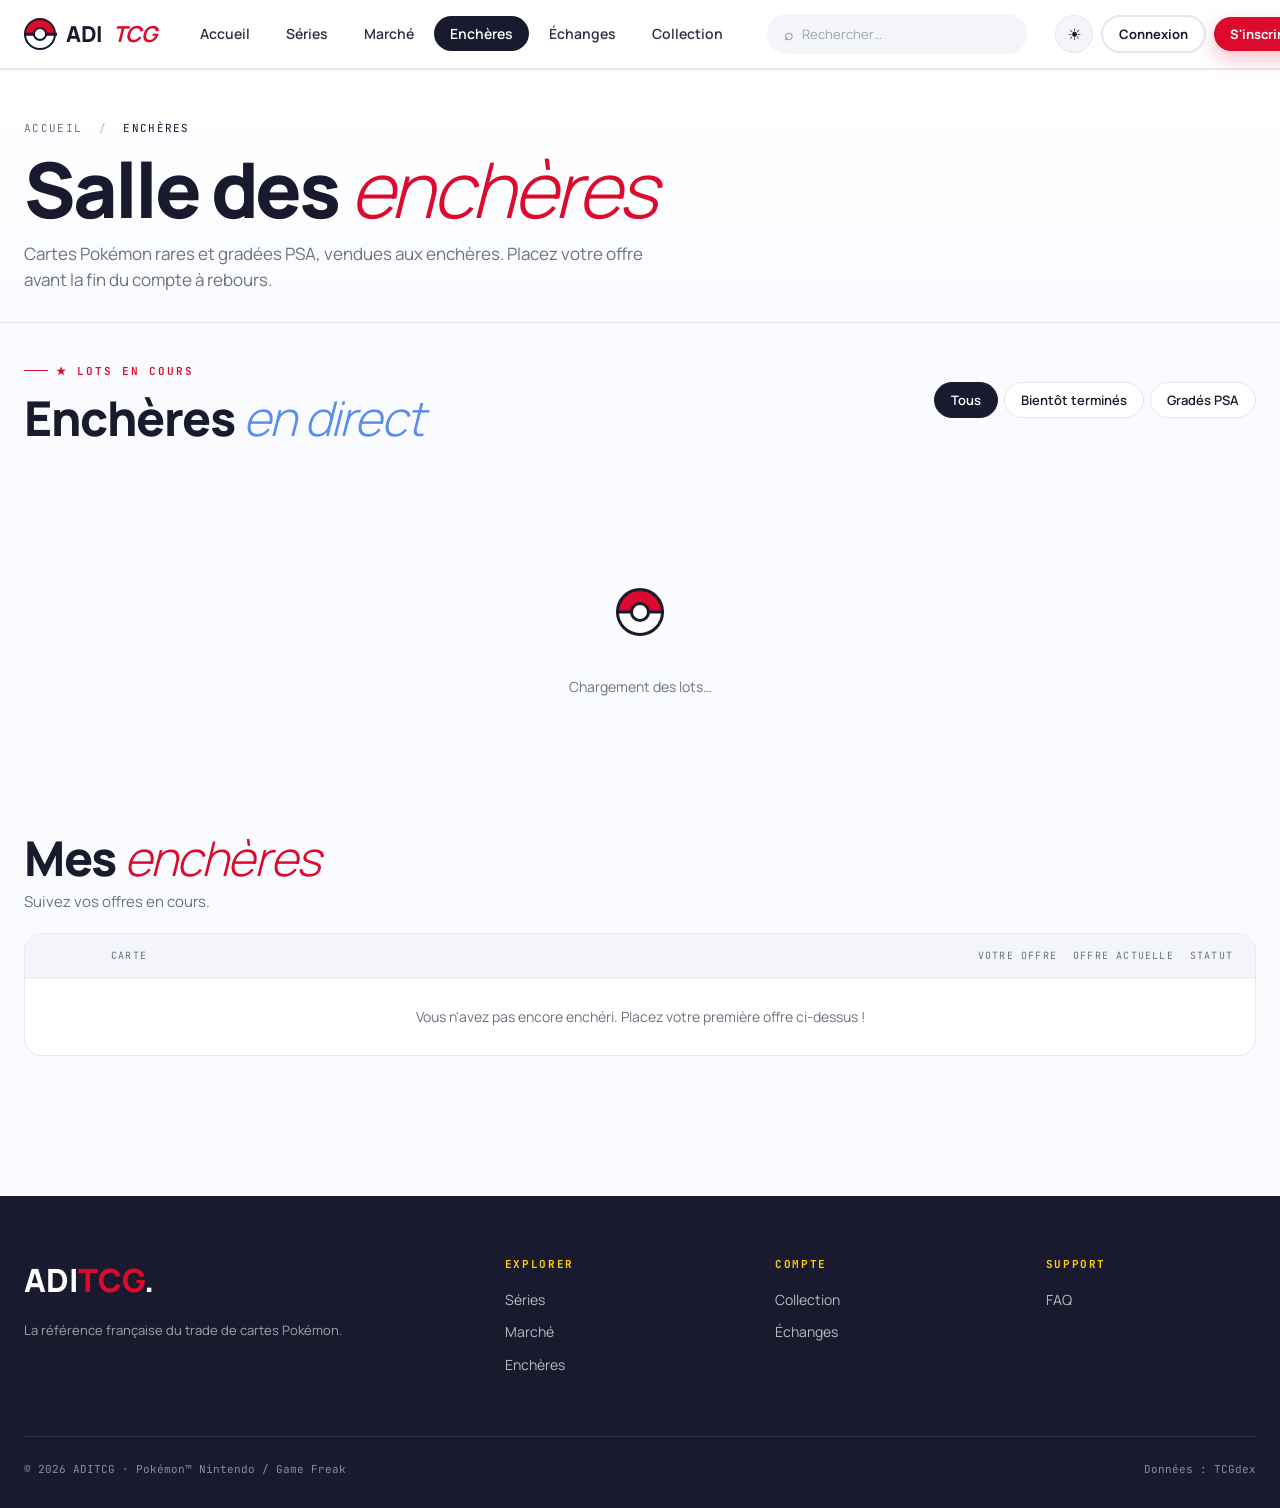
<file: encheres.html>
<!DOCTYPE html>
<html lang="fr">
<head>
<script>
(function() {
  try {
    var saved = localStorage.getItem('aditcg_theme');
    var theme = saved || 'dark';
    document.documentElement.setAttribute('data-theme', theme);
  } catch(e) {}
})();
</script>
<meta charset="UTF-8">
<meta name="viewport" content="width=device-width, initial-scale=1.0">
<title>Enchères — ADITCG</title>
<link rel="preconnect" href="https://fonts.googleapis.com">
<link rel="preconnect" href="https://fonts.gstatic.com" crossorigin>
<link href="https://fonts.googleapis.com/css2?family=Fraunces:ital,opsz,wght@0,9..144,400;0,9..144,700;0,9..144,800;0,9..144,900;1,9..144,300&family=Manrope:wght@400;500;600;700;800&family=JetBrains+Mono:wght@500;600&display=swap" rel="stylesheet">
<link rel="stylesheet" href="styles.css">
<style>
  /* Badge de grade PSA (lot) */
  .grade-badge {
    padding: 3px 9px;
    border-radius: var(--radius-pill);
    font-family: var(--font-mono);
    font-size: 9px;
    font-weight: 700;
    letter-spacing: 0.07em;
    text-transform: uppercase;
  }
  .grade-badge.grade-gem {
    background: linear-gradient(135deg, #f3d178, var(--gold));
    color: #2a2008;
    box-shadow: 0 2px 8px rgba(232, 196, 106, 0.4);
  }
  .grade-badge.grade-mint { background: var(--blue); color: #fff; }
  .grade-badge.grade-nm { background: var(--green); color: #fff; }
  .grade-badge.grade-raw {
    background: rgba(0, 0, 0, 0.55);
    color: #e8e8f0;
    backdrop-filter: blur(4px);
  }

  .page-head {
    padding: 50px 0 30px;
    background: linear-gradient(180deg, var(--white), var(--cream));
    border-bottom: 1px solid var(--gray-line);
    position: relative;
    overflow: hidden;
  }
  .page-head::before {
    content: '';
    position: absolute;
    top: -120px; right: -50px;
    width: 300px; height: 300px;
    border-radius: 50%;
    background: var(--gold);
    opacity: 0.06;
  }
  .breadcrumb {
    font-family: var(--font-mono);
    font-size: 11px;
    color: var(--gray-text);
    text-transform: uppercase;
    letter-spacing: 0.12em;
    margin-bottom: 16px;
  }
  .breadcrumb a:hover { color: var(--blue); }
  .breadcrumb .sep { margin: 0 8px; opacity: 0.5; }

  .auction-toolbar {
    display: flex;
    justify-content: space-between;
    align-items: center;
    flex-wrap: wrap;
    gap: 16px;
    margin: 32px 0 24px;
  }

  /* LOT GRID */
  .lots-grid {
    display: grid;
    grid-template-columns: repeat(auto-fill, minmax(260px, 1fr));
    gap: 22px;
  }
  .lot-card {
    background: var(--white);
    border: 1px solid var(--gray-line);
    border-radius: var(--radius-lg);
    overflow: hidden;
    transition: all 0.25s;
    position: relative;
    display: flex;
    flex-direction: column;
  }
  .lot-card:hover { border-color: var(--gold); transform: translateY(-4px); box-shadow: var(--shadow-lg); }
  .lot-card.ended { opacity: 0.6; }

  .lot-img {
    aspect-ratio: 245/342;
    background: var(--gray-bg);
    display: flex; align-items: center; justify-content: center;
    padding: 18px;
    position: relative;
  }
  .lot-img img { width: 100%; height: 100%; object-fit: contain; filter: drop-shadow(0 8px 18px rgba(0,0,0,0.4)); }
  .lot-img .skel {
    width: 100%; height: 100%;
    background: linear-gradient(90deg, var(--gray-bg) 0%, var(--gray-line) 50%, var(--gray-bg) 100%);
    background-size: 200% 100%;
    animation: skel 1.4s infinite;
    border-radius: var(--radius);
  }
  @keyframes skel { 0% { background-position: 200% 0; } 100% { background-position: -200% 0; } }

  .lot-status {
    position: absolute;
    top: 10px; left: 10px;
    display: flex;
    align-items: center;
    gap: 5px;
    padding: 4px 10px;
    border-radius: var(--radius-pill);
    font-family: var(--font-mono);
    font-size: 9px;
    font-weight: 700;
    letter-spacing: 0.08em;
    text-transform: uppercase;
    z-index: 3;
  }
  .lot-status.live { background: var(--red); color: #fff; }
  .lot-status.soon { background: var(--gold); color: #2a2008; }
  .lot-status.open { background: rgba(0,0,0,0.55); color: #e8e8f0; backdrop-filter: blur(4px); }
  .lot-status.ended { background: var(--gray-text-2); color: #fff; }
  .lot-status .pulse {
    width: 6px; height: 6px;
    border-radius: 50%;
    background: currentColor;
    animation: pulse 1.1s infinite;
  }
  @keyframes pulse { 0%,100% { opacity: 1; } 50% { opacity: 0.25; } }

  .lot-grade {
    position: absolute;
    top: 10px; right: 10px;
    z-index: 3;
  }

  .lot-body { padding: 16px 18px 18px; display: flex; flex-direction: column; flex: 1; }
  .lot-name {
    font-family: var(--font-display);
    font-size: 17px;
    font-weight: 800;
    letter-spacing: -0.01em;
    color: var(--ink);
    white-space: nowrap; overflow: hidden; text-overflow: ellipsis;
  }
  .lot-sub {
    font-family: var(--font-mono);
    font-size: 10px;
    color: var(--gray-text);
    text-transform: uppercase;
    letter-spacing: 0.1em;
    margin: 3px 0 14px;
  }
  .lot-bid-row {
    display: flex;
    justify-content: space-between;
    align-items: flex-end;
    padding: 14px 0;
    border-top: 1px solid var(--gray-line);
    border-bottom: 1px solid var(--gray-line);
    margin-bottom: 14px;
  }
  .lot-bid-label {
    font-family: var(--font-mono);
    font-size: 9px;
    text-transform: uppercase;
    letter-spacing: 0.12em;
    color: var(--gray-text);
    margin-bottom: 4px;
  }
  .lot-bid {
    font-family: var(--font-display);
    font-size: 24px;
    font-weight: 900;
    color: var(--ink);
    letter-spacing: -0.02em;
    line-height: 1;
  }
  .lot-countdown {
    text-align: right;
  }
  .lot-timer {
    font-family: var(--font-mono);
    font-size: 16px;
    font-weight: 700;
    color: var(--ink);
  }
  .lot-timer.urgent { color: var(--red); }
  .lot-mybid {
    font-family: var(--font-mono);
    font-size: 10px;
    color: var(--green);
    margin-bottom: 10px;
    font-weight: 600;
  }
  .lot-card .btn { width: 100%; margin-top: auto; }

  /* MY BIDS */
  .mybids-section { margin-top: 56px; }
  .mybids-table {
    background: var(--white);
    border: 1px solid var(--gray-line);
    border-radius: var(--radius-lg);
    overflow: hidden;
  }
  .mybid-row {
    display: grid;
    grid-template-columns: 48px 1fr auto auto auto;
    gap: 16px;
    padding: 14px 22px;
    border-bottom: 1px solid var(--gray-line);
    align-items: center;
    font-size: 14px;
  }
  .mybid-row:last-child { border-bottom: none; }
  .mybid-row.head {
    background: var(--gray-bg);
    font-family: var(--font-mono);
    font-size: 10px;
    text-transform: uppercase;
    letter-spacing: 0.12em;
    color: var(--gray-text);
  }
  .mybid-row img { width: 40px; height: 54px; object-fit: contain; background: var(--gray-bg); border-radius: 5px; }
  .mybid-status {
    font-family: var(--font-mono);
    font-size: 10px;
    font-weight: 700;
    padding: 3px 9px;
    border-radius: var(--radius-pill);
    text-transform: uppercase;
  }
  .mybid-status.winning { background: var(--green); color: #fff; }
  .mybid-status.outbid { background: var(--red); color: #fff; }
  .mybid-status.ended { background: var(--gray-text-2); color: #fff; }

  @media (max-width: 700px) {
    .mybid-row { grid-template-columns: 40px 1fr auto; }
    .mybid-row .col-hide { display: none; }
  }
</style>
</head>
<body>

<nav class="topbar">
  <div class="nav-inner">
    <a href="index.html" class="logo">
      <span class="logo-pokeball"></span>
      ADI<span class="tcg-tag">TCG</span>
    </a>
    <ul class="nav-links">
      <li><a href="index.html">Accueil</a></li>
      <li><a href="series.html">Séries</a></li>
      <li><a href="marche.html">Marché</a></li>
      <li><a href="encheres.html" class="active">Enchères</a></li>
      <li><a href="trade.html">Échanges</a></li>
      <li><a href="profil.html">Collection</a></li>
    </ul>
    <div class="nav-search">
      <span class="nav-search-icon">⌕</span>
      <input type="text" placeholder="Rechercher…">
    </div>
    <div class="nav-cta">
      <button class="btn btn-ghost btn-small">Connexion</button>
      <button class="btn btn-primary btn-small">S'inscrire</button>
    </div>
  </div>
</nav>

<section class="page-head">
  <div class="container">
    <div class="breadcrumb">
      <a href="index.html">Accueil</a>
      <span class="sep">/</span>
      <span style="color: var(--ink);">Enchères</span>
    </div>
    <h1 class="display-1">Salle des <span class="italic-accent">enchères</span></h1>
    <p style="color: var(--gray-text); max-width: 640px; margin-top: 16px; font-size: 17px;">
      Cartes Pokémon rares et gradées PSA, vendues aux enchères. Placez votre offre avant la fin du compte à rebours.
    </p>
  </div>
</section>

<section style="padding: 0 0 60px;">
  <div class="container">

    <div class="auction-toolbar">
      <div>
        <div class="eyebrow">★ Lots en cours</div>
        <h2 class="display-2" style="margin-top: 14px;">Enchères <span class="italic-blue">en direct</span></h2>
      </div>
      <div class="filter-bar" id="auction-filter">
        <button class="filter-chip active" data-filter="all">Tous</button>
        <button class="filter-chip" data-filter="live">Bientôt terminés</button>
        <button class="filter-chip" data-filter="graded">Gradés PSA</button>
      </div>
    </div>

    <div class="lots-grid" id="lots-grid">
      <div class="loading-state" style="grid-column: 1/-1;">
        <div class="pokeball-loader"></div>
        Chargement des lots…
      </div>
    </div>

    <div class="mybids-section">
      <h2 class="display-2" style="margin-bottom: 8px;">Mes <span class="italic-accent">enchères</span></h2>
      <p style="color: var(--gray-text); margin-bottom: 20px; font-size: 15px;">Suivez vos offres en cours.</p>
      <div class="mybids-table" id="mybids-table">
        <div class="mybid-row head">
          <div></div>
          <div>Carte</div>
          <div class="col-hide">Votre offre</div>
          <div>Offre actuelle</div>
          <div>Statut</div>
        </div>
        <div style="padding: 28px; text-align: center; color: var(--gray-text); font-size: 14px;" id="mybids-empty">
          Vous n'avez pas encore enchéri. Placez votre première offre ci-dessus !
        </div>
      </div>
    </div>

  </div>
</section>

<footer>
  <div class="container">
    <div class="footer-grid">
      <div class="footer-brand"><h4>ADI<span>TCG</span>.</h4><p>La référence française du trade de cartes Pokémon.</p></div>
      <div class="footer-col"><h5>Explorer</h5><ul><li><a href="series.html">Séries</a></li><li><a href="marche.html">Marché</a></li><li><a href="encheres.html">Enchères</a></li></ul></div>
      <div class="footer-col"><h5>Compte</h5><ul><li><a href="profil.html">Collection</a></li><li><a href="trade.html">Échanges</a></li></ul></div>
      <div class="footer-col"><h5>Support</h5><ul><li><a href="#">FAQ</a></li></ul></div>
    </div>
    <div class="footer-bottom"><div>© 2026 ADITCG · Pokémon™ Nintendo / Game Freak</div><div>Données : TCGdex</div></div>
  </div>
</footer>

<script src="auth.js"></script>
<script src="storage.js"></script>
<script src="tcgdex-api.js"></script>
<script src="ui.js"></script>
<script src="app.js"></script>
<script src="encheres-page.js"></script>
</body>
</html>
</file>
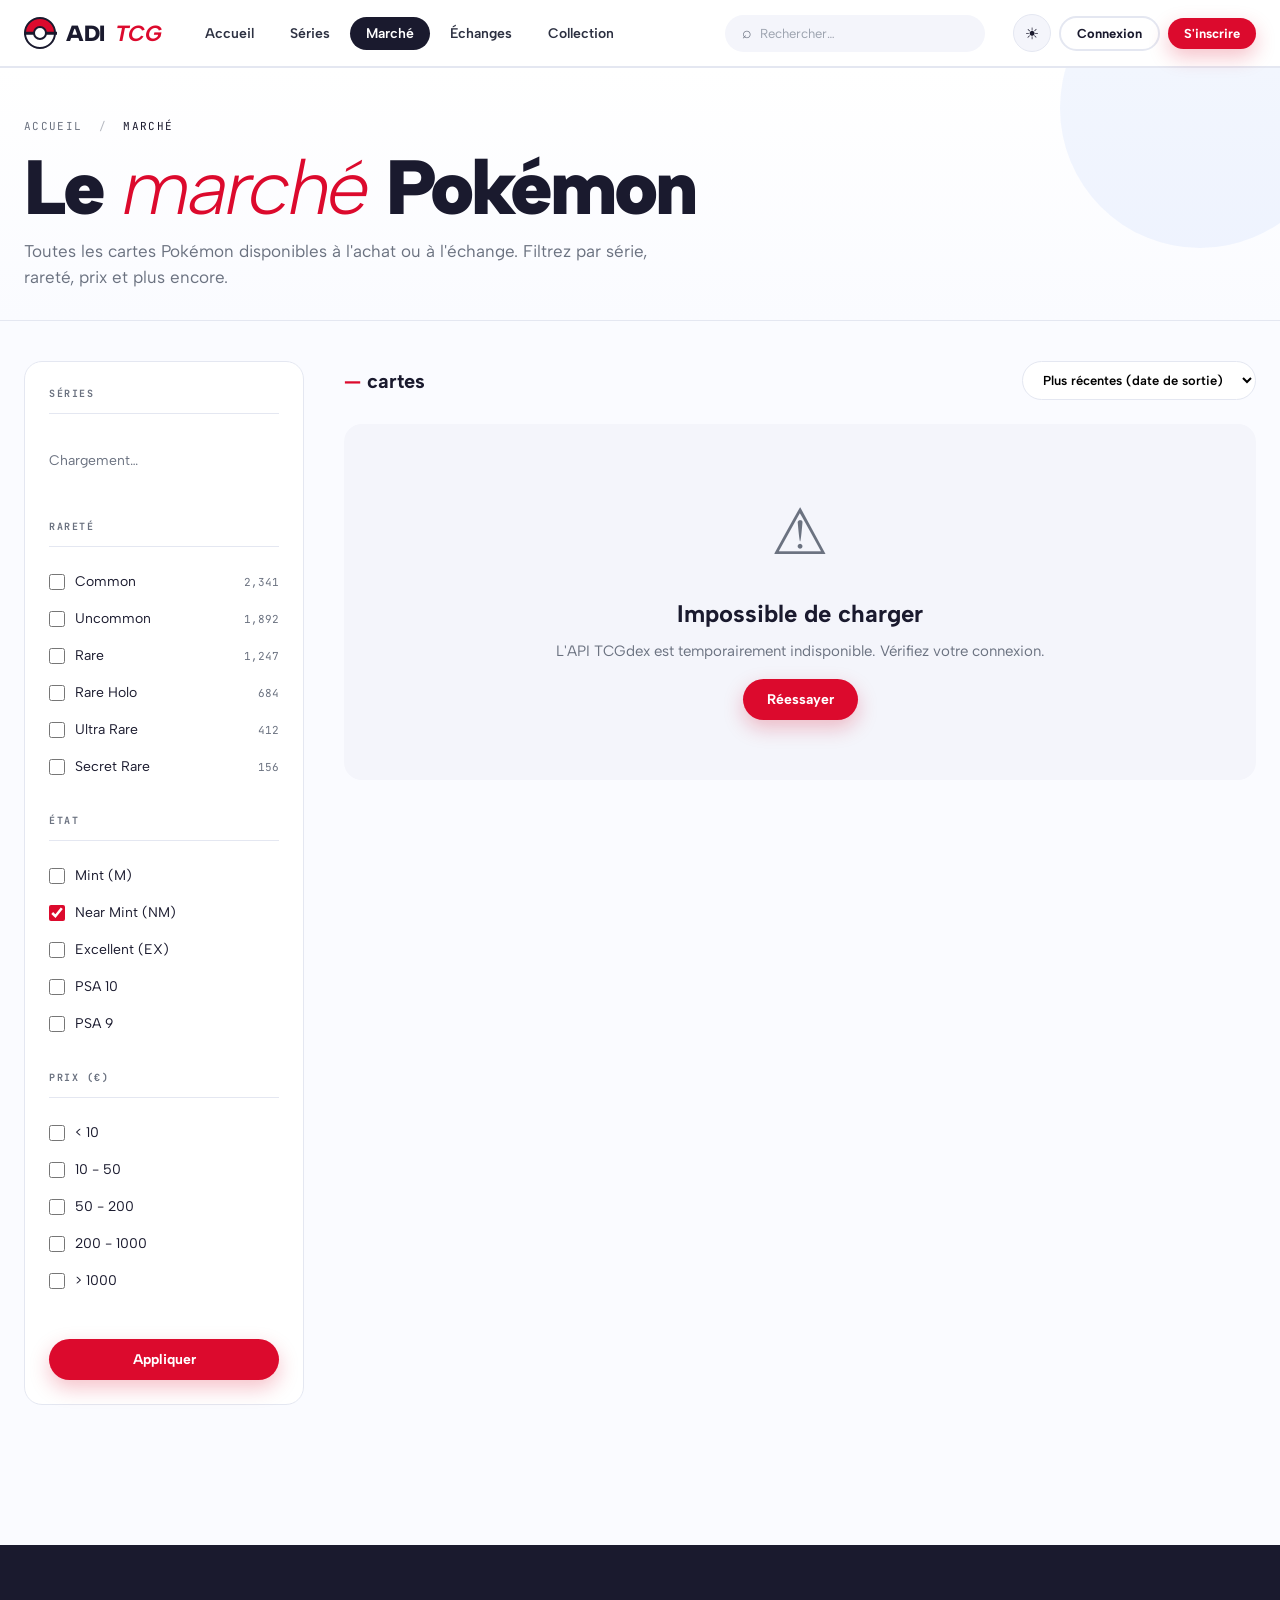
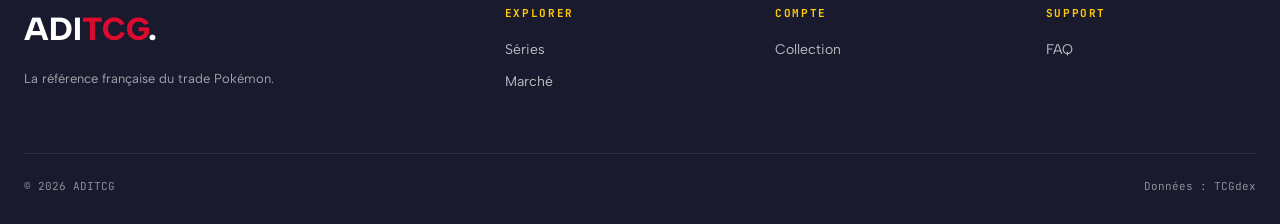
<file: marche.html>
<!DOCTYPE html>
<html lang="fr">
<head>
<script>
// Anti-FOUC: apply theme before paint
(function() {
  try {
    var saved = localStorage.getItem('aditcg_theme');
    var theme = saved || (window.matchMedia && window.matchMedia('(prefers-color-scheme: dark)').matches ? 'dark' : 'light');
    document.documentElement.setAttribute('data-theme', theme);
  } catch(e) {}
})();
</script>
<meta charset="UTF-8">
<meta name="viewport" content="width=device-width, initial-scale=1.0">
<title>Marché — ADITCG</title>
<link rel="preconnect" href="https://fonts.googleapis.com">
<link rel="preconnect" href="https://fonts.gstatic.com" crossorigin>
<link href="https://fonts.googleapis.com/css2?family=Albert+Sans:wght@300;400;500;600;700;800;900&family=JetBrains+Mono:wght@400;500;600;700&display=swap" rel="stylesheet">
<link rel="stylesheet" href="styles.css">
<style>
  .page-head {
    padding: 50px 0 30px;
    background: linear-gradient(180deg, var(--white), var(--cream));
    border-bottom: 1px solid var(--gray-line);
    position: relative;
    overflow: hidden;
  }
  .page-head::before {
    content: '';
    position: absolute;
    top: -100px; right: -60px;
    width: 280px; height: 280px;
    border-radius: 50%;
    background: var(--blue);
    opacity: 0.08;
  }
  .breadcrumb {
    font-family: var(--font-mono);
    font-size: 11px;
    color: var(--gray-text);
    text-transform: uppercase;
    letter-spacing: 0.12em;
    margin-bottom: 16px;
  }
  .breadcrumb a:hover { color: var(--blue); }
  .breadcrumb .sep { margin: 0 8px; opacity: 0.5; }

  .market-layout {
    display: grid;
    grid-template-columns: 280px 1fr;
    gap: 40px;
    padding: 40px 0 60px;
  }

  .sidebar {
    background: var(--white);
    border: 1px solid var(--gray-line);
    border-radius: var(--radius-lg);
    padding: 24px;
    height: fit-content;
    position: sticky;
    top: 100px;
  }
  .sidebar h4 {
    font-family: var(--font-mono);
    font-size: 10px;
    text-transform: uppercase;
    letter-spacing: 0.15em;
    color: var(--gray-text);
    margin-bottom: 16px;
    padding-bottom: 12px;
    border-bottom: 1px solid var(--gray-line);
  }
  .filter-group { margin-bottom: 28px; }
  .filter-option {
    display: flex;
    align-items: center;
    gap: 10px;
    padding: 8px 0;
    cursor: pointer;
    font-size: 14px;
    color: var(--ink);
  }
  .filter-option input[type="checkbox"] { accent-color: var(--red); width: 16px; height: 16px; }
  .filter-option .count { margin-left: auto; font-family: var(--font-mono); font-size: 11px; color: var(--gray-text); }

  .market-content {}
  .market-toolbar {
    display: flex;
    justify-content: space-between;
    align-items: center;
    flex-wrap: wrap;
    gap: 16px;
    margin-bottom: 24px;
  }
  .results-count {
    font-family: var(--font-display);
    font-size: 20px;
    font-weight: 700;
  }
  .results-count strong { color: var(--red); }

  .sort-select {
    padding: 10px 16px;
    background: var(--white);
    border: 1.5px solid var(--gray-line);
    border-radius: var(--radius-pill);
    font-family: var(--font-body);
    font-size: 13px;
    font-weight: 600;
    cursor: pointer;
  }

  .pokemon-grid {
    display: grid;
    grid-template-columns: repeat(auto-fill, minmax(200px, 1fr));
    gap: 20px;
  }
  .pkmn-card {
    background: var(--white);
    border: 1.5px solid var(--gray-line);
    border-radius: var(--radius);
    overflow: hidden;
    transition: all 0.25s;
    display: block;
    position: relative;
  }
  .pkmn-card:hover {
    border-color: var(--red);
    transform: translateY(-4px);
    box-shadow: var(--shadow-lg);
  }
  .pkmn-card-img {
    aspect-ratio: 245/342;
    background: var(--gray-bg);
    padding: 8px;
    display: flex;
    align-items: center;
    justify-content: center;
  }
  .pkmn-card-img img { width: 100%; height: 100%; object-fit: contain; }
  .pkmn-card-img .skel {
    width: 100%; height: 100%;
    background: linear-gradient(90deg, var(--gray-bg) 0%, var(--gray-line) 50%, var(--gray-bg) 100%);
    background-size: 200% 100%;
    animation: skel 1.4s infinite;
    border-radius: var(--radius);
  }
  @keyframes skel { 0% { background-position: 200% 0; } 100% { background-position: -200% 0; } }

  .pkmn-card-badge {
    position: absolute;
    top: 8px; left: 8px;
    padding: 3px 8px;
    border-radius: var(--radius-pill);
    font-family: var(--font-mono);
    font-size: 9px;
    font-weight: 700;
    letter-spacing: 0.1em;
    text-transform: uppercase;
    z-index: 2;
    color: var(--white);
  }
  .pkmn-card-badge.sale { background: var(--red); }
  .pkmn-card-badge.trade { background: var(--blue); }
  .pkmn-card-badge.psa { background: var(--green); }

  .pkmn-card-info { padding: 12px 14px 14px; }
  .pkmn-card-name {
    font-family: var(--font-display);
    font-size: 14px;
    font-weight: 700;
    margin-bottom: 4px;
    white-space: nowrap;
    overflow: hidden;
    text-overflow: ellipsis;
  }
  .pkmn-card-set {
    font-family: var(--font-mono);
    font-size: 9px;
    color: var(--gray-text);
    text-transform: uppercase;
    letter-spacing: 0.1em;
    margin-bottom: 10px;
  }
  .pkmn-card-foot {
    display: flex;
    justify-content: space-between;
    align-items: center;
    padding-top: 8px;
    border-top: 1px solid var(--gray-line);
  }
  .pkmn-card-price {
    font-family: var(--font-display);
    font-size: 18px;
    font-weight: 800;
    color: var(--ink);
  }
  .pkmn-card-trend {
    font-family: var(--font-mono);
    font-size: 11px;
    color: var(--green);
    font-weight: 600;
  }
  .pkmn-card-trend.down { color: var(--red); }

  @media (max-width: 900px) {
    .market-layout { grid-template-columns: 1fr; }
    .sidebar { position: static; }
    .pokemon-grid { grid-template-columns: repeat(2, 1fr); gap: 12px; }
  }
</style>
</head>
<body>

<nav class="topbar">
  <div class="nav-inner">
    <a href="index.html" class="logo">
      <span class="logo-pokeball"></span>
      ADI<span class="tcg-tag">TCG</span>
    </a>
    <ul class="nav-links">
      <li><a href="index.html">Accueil</a></li>
      <li><a href="series.html">Séries</a></li>
      <li><a href="marche.html" class="active">Marché</a></li>
      <li><a href="trade.html">Échanges</a></li>
      <li><a href="profil.html">Collection</a></li>
    </ul>
    <div class="nav-search">
      <span class="nav-search-icon">⌕</span>
      <input type="text" placeholder="Rechercher…">
    </div>
    <div class="nav-cta">
      <button class="btn btn-ghost btn-small">Connexion</button>
      <button class="btn btn-primary btn-small">S'inscrire</button>
    </div>
  </div>
</nav>

<section class="page-head">
  <div class="container">
    <div class="breadcrumb">
      <a href="index.html">Accueil</a>
      <span class="sep">/</span>
      <span style="color: var(--ink);">Marché</span>
    </div>
    <h1 class="display-1">Le <span class="italic-accent">marché</span> Pokémon</h1>
    <p style="color: var(--gray-text); max-width: 640px; margin-top: 16px; font-size: 17px;">
      Toutes les cartes Pokémon disponibles à l'achat ou à l'échange. Filtrez par série, rareté, prix et plus encore.
    </p>
  </div>
</section>

<section>
  <div class="container">
    <div class="market-layout">

      <!-- SIDEBAR FILTRES -->
      <aside class="sidebar">
        <h4>Séries</h4>
        <div class="filter-group" id="filter-series">
          <div class="loading-state" style="padding: 20px 0; text-align: left;">Chargement…</div>
        </div>

        <h4>Rareté</h4>
        <div class="filter-group">
          <label class="filter-option"><input type="checkbox"> Common <span class="count">2,341</span></label>
          <label class="filter-option"><input type="checkbox"> Uncommon <span class="count">1,892</span></label>
          <label class="filter-option"><input type="checkbox"> Rare <span class="count">1,247</span></label>
          <label class="filter-option"><input type="checkbox"> Rare Holo <span class="count">684</span></label>
          <label class="filter-option"><input type="checkbox"> Ultra Rare <span class="count">412</span></label>
          <label class="filter-option"><input type="checkbox"> Secret Rare <span class="count">156</span></label>
        </div>

        <h4>État</h4>
        <div class="filter-group">
          <label class="filter-option"><input type="checkbox"> Mint (M)</label>
          <label class="filter-option"><input type="checkbox" checked> Near Mint (NM)</label>
          <label class="filter-option"><input type="checkbox"> Excellent (EX)</label>
          <label class="filter-option"><input type="checkbox"> PSA 10</label>
          <label class="filter-option"><input type="checkbox"> PSA 9</label>
        </div>

        <h4>Prix (€)</h4>
        <div class="filter-group">
          <label class="filter-option"><input type="checkbox"> < 10</label>
          <label class="filter-option"><input type="checkbox"> 10 - 50</label>
          <label class="filter-option"><input type="checkbox"> 50 - 200</label>
          <label class="filter-option"><input type="checkbox"> 200 - 1000</label>
          <label class="filter-option"><input type="checkbox"> > 1000</label>
        </div>

        <button class="btn btn-primary" style="width: 100%; margin-top: 12px;">Appliquer</button>
      </aside>

      <!-- MARKET CONTENT -->
      <div class="market-content">
        <div class="market-toolbar">
          <div class="results-count"><strong id="result-count">—</strong> cartes</div>
          <select class="sort-select" id="sort-select">
            <option value="recent" selected>Plus récentes (date de sortie)</option>
            <option value="price-desc">Prix décroissant</option>
            <option value="price-asc">Prix croissant</option>
            <option value="popular">Plus populaires</option>
          </select>
        </div>

        <div class="auction-grid" id="market-grid">
          <div class="loading-state" style="grid-column: 1/-1;">
            <div class="pokeball-loader"></div>
            Chargement des cartes en vente…
          </div>
        </div>
      </div>

    </div>
  </div>
</section>

<footer>
  <div class="container">
    <div class="footer-grid">
      <div class="footer-brand"><h4>ADI<span>TCG</span>.</h4><p>La référence française du trade Pokémon.</p></div>
      <div class="footer-col"><h5>Explorer</h5><ul><li><a href="series.html">Séries</a></li><li><a href="marche.html">Marché</a></li></ul></div>
      <div class="footer-col"><h5>Compte</h5><ul><li><a href="profil.html">Collection</a></li></ul></div>
      <div class="footer-col"><h5>Support</h5><ul><li><a href="#">FAQ</a></li></ul></div>
    </div>
    <div class="footer-bottom"><div>© 2026 ADITCG</div><div>Données : TCGdex</div></div>
  </div>
</footer>

<script src="auth.js"></script>
<script src="storage.js"></script>
<script src="tcgdex-api.js"></script>
<script src="auctions.js"></script>
<script src="ui.js"></script>
<script src="app.js"></script>
<script>
(async () => {
  // STATE
  let allCards = [];
  const filters = {
    series: new Set(),    // set IDs
    rarities: new Set(),  // 'common', 'uncommon', etc.
    conditions: new Set(['NM']),
    prices: new Set(),    // 'lt10', '10-50', etc.
  };
  let sort = 'recent';

  // ============================================
  // LOAD DATA — résilient : chargement parallèle,
  // affiche les cartes disponibles même si un set échoue
  // ============================================
  function marketErrorState() {
    return '<div class="empty-state" style="grid-column: 1/-1;"><div class="emoji">⚠️</div>' +
      '<h3>Impossible de charger</h3>' +
      '<p>L\'API TCGdex est temporairement indisponible. Vérifiez votre connexion.</p>' +
      '<button class="btn btn-primary" id="market-retry" style="margin-top: 16px;">Réessayer</button></div>';
  }

  async function loadMarket() {
    const grid = document.getElementById('market-grid');
    grid.innerHTML = '<div class="loading-state" style="grid-column: 1/-1;"><div class="pokeball-loader"></div>Chargement des cartes en vente…</div>';
    allCards = [];
    try {
      // 1) Récupère TOUS les sets principaux (hors promos McDo, POP, etc.)
      //    déjà triés par série dans l'ordre chronologique canonique
      //    Base Set 1999 → Écarlate & Violet 2024+
      const mainlineSets = await window.TCGdex.getMainlineSets();
      if (!mainlineSets || mainlineSets.length === 0) throw new Error('Aucun set récupéré');

      // 2) Sidebar : liste les séries dans l'ordre chronologique (PAS McDo en premier)
      //    On affiche les sets dans leur ordre de sortie, du plus ancien au plus récent.
      const filterEl = document.getElementById('filter-series');
      // Trie : par date croissante (les plus anciennes d'abord)
      const sortedForSidebar = [...mainlineSets].sort((a, b) =>
        (a.releaseDate || '9999').localeCompare(b.releaseDate || '9999')
      );
      // On en montre 20 max pour ne pas saturer la sidebar (les plus récentes pour le marché)
      // mais on garde l'ordre chronologique : on prend les 20 dernières et on les inverse
      // pour avoir "plus récent en haut" — ce qui matche l'attente utilisateur.
      const sidebarSets = sortedForSidebar.slice(-20).reverse();
      filterEl.innerHTML = sidebarSets.map(s => {
        const year = (s.releaseDate || '').slice(0, 4) || '—';
        return `
          <label class="filter-option">
            <input type="checkbox" data-filter="series" value="${s.id}">
            ${s.name.substring(0, 26)}
            <span class="count" style="font-size:10px;">${year}</span>
          </label>
        `;
      }).join('');

      // 3) Cartes en vente : on charge depuis les 6 sets MAINLINE les plus récents
      //    (pas McDo) — c'est ce que l'utilisateur veut voir en premier
      const topSets = sortedForSidebar.slice(-6).reverse();
      const details = await Promise.all(
        topSets.map(set => window.TCGdex.getSetDetail(set.id).catch(() => null))
      );
      details.forEach((detail, i) => {
        const set = topSets[i];
        if (detail?.cards?.length) {
          allCards.push(...detail.cards.slice(0, 20).map(c => ({
            ...c, _setId: set.id, _setName: set.name, _release: set.releaseDate || '',
          })));
        }
      });

      if (allCards.length === 0) {
        grid.innerHTML = marketErrorState();
        document.getElementById('market-retry')?.addEventListener('click', loadMarket);
        return;
      }
      render();
    } catch (e) {
      console.error(e);
      grid.innerHTML = marketErrorState();
      document.getElementById('market-retry')?.addEventListener('click', loadMarket);
    }
  }
  loadMarket();

  // ============================================
  // RENDER
  // ============================================
  function applyFilters(cards) {
    return cards.filter(c => {
      // Series filter
      if (filters.series.size > 0 && !filters.series.has(c._setId)) return false;

      // Rarity filter
      if (filters.rarities.size > 0) {
        const r = (c.rarity || '').toLowerCase();
        let match = false;
        for (const f of filters.rarities) {
          if (r.includes(f)) { match = true; break; }
        }
        if (!match) return false;
      }

      // Price filter
      if (filters.prices.size > 0) {
        const p = window.TCGdex.estimatePrice(c);
        let match = false;
        for (const range of filters.prices) {
          if (range === 'lt10' && p < 10) match = true;
          else if (range === '10-50' && p >= 10 && p < 50) match = true;
          else if (range === '50-200' && p >= 50 && p < 200) match = true;
          else if (range === '200-1000' && p >= 200 && p < 1000) match = true;
          else if (range === 'gt1000' && p >= 1000) match = true;
        }
        if (!match) return false;
      }

      return true;
    });
  }

  function applySort(cards) {
    const list = [...cards];
    if (sort === 'price-desc') return list.sort((a, b) => window.TCGdex.estimatePrice(b) - window.TCGdex.estimatePrice(a));
    if (sort === 'price-asc') return list.sort((a, b) => window.TCGdex.estimatePrice(a) - window.TCGdex.estimatePrice(b));
    if (sort === 'recent') return list.sort((a, b) => (b._release || '').localeCompare(a._release || ''));
    if (sort === 'popular') return list.sort((a, b) => {
      const ar = (a.rarity || '').toLowerCase();
      const br = (b.rarity || '').toLowerCase();
      const score = r => (r.includes('secret') ? 5 : r.includes('ultra') ? 4 : r.includes('holo') ? 3 : r.includes('rare') ? 2 : 1);
      return score(br) - score(ar);
    });
    return list;
  }

  function render() {
    const filtered = applyFilters(allCards);
    const sorted = applySort(filtered);
    const display = sorted.slice(0, 60);
    document.getElementById('result-count').textContent = display.length;

    const grid = document.getElementById('market-grid');
    if (display.length === 0) {
      grid.innerHTML = '<div class="empty-state" style="grid-column: 1/-1;"><div class="emoji">🃏</div><h3>Aucune carte</h3><p>Aucune carte ne correspond à ces filtres.</p><button class="btn btn-ghost" id="reset-filters" style="margin-top: 16px;">Réinitialiser les filtres</button></div>';
      document.getElementById('reset-filters')?.addEventListener('click', resetFilters);
      return;
    }

    grid.innerHTML = display.map((c, i) => renderAuctionCardMarche(c)).join('');
  }

  function escapeHtml(s) {
    return (s || '').replace(/[&<>"']/g, c => ({ '&':'&amp;','<':'&lt;','>':'&gt;','"':'&quot;',"'":'&#39;' }[c]));
  }

  function renderAuctionCardMarche(card) {
    const img = window.TCGdex.getCardImage(card, 'low', 'webp');
    const listing = window.Auctions.getListing(card);
    if (!listing) return '';
    const status = window.Auctions.getAuctionStatus(listing.endsAt);
    const isLive = status === 'live';
    const isAuction = listing.type === 'auction';
    const initials = window.Auctions.sellerInitials(listing.seller.name);
    const cdText = isAuction ? window.Auctions.formatCountdown(listing.endsAt) : 'Achat immédiat';
    const cdClass = isLive ? 'urgent' : '';
    const badge = isLive
      ? '<span class="auction-badge live">LIVE</span>'
      : isAuction
        ? `<span class="auction-badge soon">${listing.kind === 'Premium Auction' ? 'PREMIUM' : 'AUCTION'}</span>`
        : '<span class="auction-badge fixed">Achat direct</span>';
    const gradeStyle = `color:${listing.grade.color};border-color:${listing.grade.color};`;
    const isFav = window.Storage.isFavorite(card.id);

    return `
      <a href="carte.html?id=${card.id}" class="auction-card">
        <div class="auction-card-img">
          <div class="auction-badge-row">
            ${badge}
            <span class="auction-badge grade" style="${gradeStyle}">${listing.grade.label}</span>
          </div>
          <button class="auction-fav ${isFav ? 'active' : ''}" data-fav-id="${card.id}" aria-label="Favori" type="button" onclick="event.preventDefault();event.stopPropagation();window.__toggleFav&&window.__toggleFav('${card.id}',this);"></button>
          <img src="${img}" alt="${escapeHtml(card.name)}" loading="lazy"
            onerror="this.outerHTML='<div class=&quot;ph&quot;>${escapeHtml(card.name).slice(0, 20)}</div>'">
        </div>
        <div class="auction-card-body">
          <div>
            <div class="auction-card-title">${escapeHtml(card.name)}</div>
            <div class="auction-card-meta">
              <span>${escapeHtml((card._setName || card.set?.name || '').slice(0, 22))}</span>
              <span>#${card.localId || '?'}</span>
            </div>
          </div>
          <div class="auction-seller">
            <div class="auction-seller-avatar" style="background:${listing.seller.avatarColor};">${initials}</div>
            <div style="min-width:0;">
              <div style="white-space:nowrap;overflow:hidden;text-overflow:ellipsis;">${escapeHtml(listing.seller.name)}</div>
              <div class="meta">⭐ ${listing.seller.rating} · ${listing.seller.city}</div>
            </div>
          </div>
          <div class="auction-bid-row">
            <div>
              <div class="label">${isAuction ? `Enchère · ${listing.bidCount} bids` : 'Prix de vente'}</div>
              <div class="auction-price ${isLive ? 'live' : ''}">${window.TCGdex.formatPrice(isAuction ? listing.currentBid : listing.price)}</div>
            </div>
            <div class="countdown ${cdClass}" data-countdown="${listing.endsAt || ''}">${cdText}</div>
          </div>
        </div>
      </a>`;
  }

  // Toggle fav handler exposed for inline onclick
  window.__toggleFav = function(id, btn) {
    const now = window.Storage.toggleFavorite(id);
    btn.classList.toggle('active', now);
    window.UI.toast(now ? 'Ajouté aux favoris ♥' : 'Retiré des favoris', now ? 'success' : 'info');
  };

  // Auto-refresh countdowns every minute
  setInterval(() => {
    document.querySelectorAll('[data-countdown]').forEach(el => {
      const t = parseInt(el.dataset.countdown, 10);
      if (!t) return;
      el.textContent = window.Auctions.formatCountdown(t);
    });
  }, 60000);

  // ============================================
  // FILTER HANDLERS
  // ============================================
  // Series filter
  document.addEventListener('change', (e) => {
    const inp = e.target;
    if (inp.matches('[data-filter="series"]')) {
      if (inp.checked) filters.series.add(inp.value);
      else filters.series.delete(inp.value);
      render();
    }
  });

  // Rarity filters
  document.querySelectorAll('aside.sidebar .filter-group')[1]?.addEventListener('change', (e) => {
    const cb = e.target;
    if (cb.type !== 'checkbox') return;
    const txt = cb.nextSibling?.textContent?.trim().toLowerCase() || '';
    let key = '';
    if (txt.includes('common') && !txt.includes('un')) key = 'common';
    else if (txt.includes('uncommon')) key = 'uncommon';
    else if (txt.includes('holo')) key = 'holo';
    else if (txt.includes('ultra')) key = 'ultra';
    else if (txt.includes('secret')) key = 'secret';
    else if (txt.includes('rare')) key = 'rare';
    if (cb.checked) filters.rarities.add(key);
    else filters.rarities.delete(key);
    render();
  });

  // Price filters
  document.querySelectorAll('aside.sidebar .filter-group')[3]?.addEventListener('change', (e) => {
    const cb = e.target;
    if (cb.type !== 'checkbox') return;
    const txt = cb.nextSibling?.textContent?.trim() || '';
    let key = '';
    if (txt.includes('< 10')) key = 'lt10';
    else if (txt.includes('10 - 50')) key = '10-50';
    else if (txt.includes('50 - 200')) key = '50-200';
    else if (txt.includes('200 - 1000')) key = '200-1000';
    else if (txt.includes('> 1000')) key = 'gt1000';
    if (cb.checked) filters.prices.add(key);
    else filters.prices.delete(key);
    render();
  });

  // Sort
  document.getElementById('sort-select')?.addEventListener('change', (e) => {
    sort = e.target.value;
    render();
  });

  // "Apply" button (also re-renders)
  document.querySelector('.sidebar .btn-primary')?.addEventListener('click', () => {
    render();
    window.UI.toast('Filtres appliqués', 'info');
  });

  function resetFilters() {
    filters.series.clear();
    filters.rarities.clear();
    filters.prices.clear();
    document.querySelectorAll('.sidebar input[type="checkbox"]').forEach(cb => {
      const txt = cb.nextSibling?.textContent?.trim().toLowerCase() || '';
      cb.checked = txt.includes('near mint');
    });
    render();
  }

  // ============================================
  // BUTTON HANDLERS (delegated)
  // ============================================
  document.getElementById('market-grid').addEventListener('click', async (e) => {
    const favBtn = e.target.closest('.fav-toggle');
    if (favBtn) {
      e.preventDefault();
      e.stopPropagation();
      const id = favBtn.dataset.favId;
      const now = window.Storage.toggleFavorite(id);
      favBtn.classList.toggle('active', now);
      window.UI.toast(now ? 'Ajouté aux favoris ♥' : 'Retiré des favoris', now ? 'success' : 'info');
      return;
    }
    const buyBtn = e.target.closest('.market-buy-btn');
    if (buyBtn) {
      e.preventDefault();
      e.stopPropagation();
      if (!window.Auth.isLoggedIn()) { window.UI.openLogin(); return; }
      const id = buyBtn.dataset.buyId;
      const card = allCards.find(c => c.id === id);
      if (!card) return;
      const price = window.TCGdex.estimatePrice(card);
      const ok = await window.UI.confirm({
        title: 'Confirmer l\'achat',
        message: `Acheter <strong>${card.name}</strong> pour <strong>${window.TCGdex.formatPrice(price)}</strong> ?`,
        confirmText: 'Confirmer',
      });
      if (ok) {
        window.Storage.addToCollection(card.id);
        window.Storage.addActivity('listing', `Achat marché : ${card.name} pour ${window.TCGdex.formatPrice(price)}`);
        window.UI.toast('Achat confirmé ! Carte ajoutée à votre collection.', 'success', 4000);
      }
    }
  });
})();
</script>

</body>
</html>
</file>
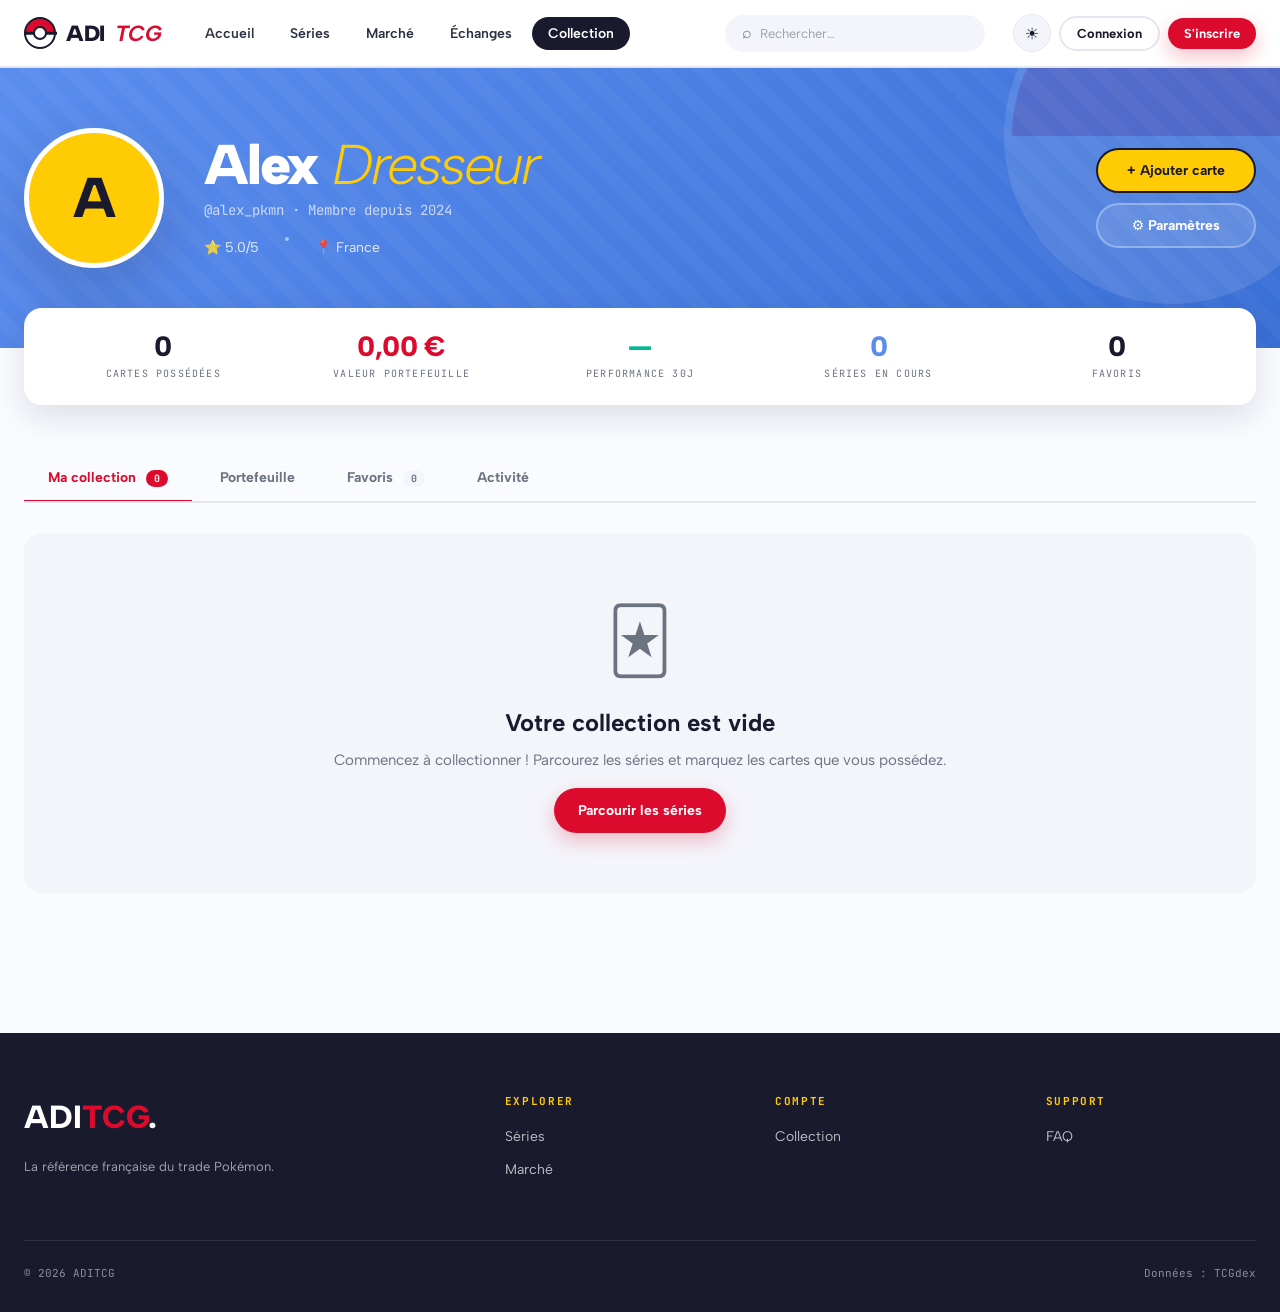
<file: profil.html>
<!DOCTYPE html>
<html lang="fr">
<head>
<script>
(function() {
  try {
    var saved = localStorage.getItem('aditcg_theme');
    var theme = saved || (window.matchMedia && window.matchMedia('(prefers-color-scheme: dark)').matches ? 'dark' : 'light');
    document.documentElement.setAttribute('data-theme', theme);
  } catch(e) {}
})();
</script>
<meta charset="UTF-8">
<meta name="viewport" content="width=device-width, initial-scale=1.0">
<title>Ma collection — ADITCG</title>
<link rel="preconnect" href="https://fonts.googleapis.com">
<link rel="preconnect" href="https://fonts.gstatic.com" crossorigin>
<link href="https://fonts.googleapis.com/css2?family=Albert+Sans:wght@300;400;500;600;700;800;900&family=JetBrains+Mono:wght@400;500;600;700&display=swap" rel="stylesheet">
<link rel="stylesheet" href="styles.css">
<style>
  .profil-header {
    background: linear-gradient(135deg, var(--blue), var(--blue-deep));
    color: var(--white);
    padding: 60px 0 80px;
    position: relative;
    overflow: hidden;
  }
  .profil-header::before {
    content: '';
    position: absolute;
    top: -100px; right: -60px;
    width: 320px; height: 320px;
    border-radius: 50%;
    background: linear-gradient(180deg, var(--red) 50%, #fff 50%);
    border: 8px solid #fff;
    opacity: 0.1;
  }
  .profil-header::after {
    content: '';
    position: absolute;
    inset: 0;
    background: repeating-linear-gradient(45deg, transparent 0, transparent 14px, rgba(255,255,255,0.03) 14px, rgba(255,255,255,0.03) 28px);
  }
  .profil-head-grid {
    display: grid;
    grid-template-columns: auto 1fr auto;
    gap: 40px;
    align-items: center;
    position: relative;
    z-index: 2;
  }
  .profil-avatar {
    width: 140px; height: 140px;
    border-radius: 50%;
    background: var(--yellow);
    border: 5px solid #fff;
    display: flex;
    align-items: center;
    justify-content: center;
    font-family: var(--font-display);
    font-size: 56px;
    font-weight: 800;
    color: #1a1a2e;
    box-shadow: var(--shadow-xl);
  }
  .profil-info h1 {
    color: #fff;
    font-size: clamp(36px, 5vw, 56px);
    margin-bottom: 8px;
  }
  .profil-info h1 .accent { color: var(--yellow); font-style: italic; font-weight: 300; }
  .profil-info .username {
    font-family: var(--font-mono);
    font-size: 14px;
    color: rgba(255,255,255,0.7);
    margin-bottom: 16px;
  }
  .profil-meta {
    display: flex;
    gap: 20px;
    flex-wrap: wrap;
    color: rgba(255,255,255,0.85);
    font-size: 14px;
  }
  .profil-meta .dot {
    display: inline-block;
    width: 4px; height: 4px;
    border-radius: 50%;
    background: rgba(255,255,255,0.5);
    margin: 0 6px;
    vertical-align: middle;
  }
  .profil-actions { display: flex; gap: 10px; flex-direction: column; }
  .profil-actions .btn { min-width: 160px; }

  .profil-stats-bar {
    background: var(--white);
    margin-top: -40px;
    position: relative;
    z-index: 5;
    border-radius: var(--radius-lg);
    box-shadow: var(--shadow-lg);
    padding: 24px 32px;
    display: grid;
    grid-template-columns: repeat(5, 1fr);
    gap: 24px;
  }
  .ps-item { text-align: center; }
  .ps-item .v {
    font-family: var(--font-display);
    font-size: 28px;
    font-weight: 800;
    color: var(--ink);
    letter-spacing: -0.02em;
    line-height: 1;
  }
  .ps-item .v.red { color: var(--red); }
  .ps-item .v.green { color: var(--green); }
  .ps-item .v.blue { color: var(--blue); }
  .ps-item .l {
    font-family: var(--font-mono);
    font-size: 10px;
    text-transform: uppercase;
    letter-spacing: 0.12em;
    color: var(--gray-text);
    margin-top: 6px;
  }

  .tabs-bar {
    display: flex;
    gap: 4px;
    border-bottom: 2px solid var(--gray-line);
    margin: 50px 0 30px;
    overflow-x: auto;
  }
  .tab-btn {
    padding: 14px 24px;
    font-family: var(--font-body);
    font-weight: 700;
    font-size: 14px;
    color: var(--gray-text);
    border-bottom: 3px solid transparent;
    transition: all 0.2s;
    white-space: nowrap;
    margin-bottom: -2px;
  }
  .tab-btn:hover { color: var(--ink); }
  .tab-btn.active { color: var(--red); border-bottom-color: var(--red); }
  .tab-btn .badge {
    margin-left: 6px;
    padding: 2px 8px;
    background: var(--gray-bg);
    border-radius: var(--radius-pill);
    font-family: var(--font-mono);
    font-size: 10px;
  }
  .tab-btn.active .badge { background: var(--red); color: #fff; }

  .pokemon-grid {
    display: grid;
    grid-template-columns: repeat(auto-fill, minmax(180px, 1fr));
    gap: 20px;
  }
  .pkmn-card {
    background: var(--white);
    border: 1.5px solid var(--gray-line);
    border-radius: var(--radius);
    overflow: hidden;
    transition: all 0.25s;
    display: block;
    position: relative;
  }
  .pkmn-card:hover {
    border-color: var(--red);
    transform: translateY(-4px);
    box-shadow: var(--shadow-lg);
  }
  .pkmn-card-img {
    aspect-ratio: 245/342;
    background: var(--gray-bg);
    padding: 8px;
    display: flex;
    align-items: center;
    justify-content: center;
  }
  .pkmn-card-img img { width: 100%; height: 100%; object-fit: contain; }
  .pkmn-card-img .skel {
    width: 100%; height: 100%;
    background: linear-gradient(90deg, var(--gray-bg) 0%, var(--gray-line) 50%, var(--gray-bg) 100%);
    background-size: 200% 100%;
    animation: skel 1.4s infinite;
    border-radius: var(--radius);
  }
  @keyframes skel { 0% { background-position: 200% 0; } 100% { background-position: -200% 0; } }
  .pkmn-card-info { padding: 12px 14px 14px; }
  .pkmn-card-name {
    font-family: var(--font-display);
    font-size: 14px;
    font-weight: 700;
    margin-bottom: 2px;
    white-space: nowrap;
    overflow: hidden;
    text-overflow: ellipsis;
  }
  .pkmn-card-set {
    font-family: var(--font-mono);
    font-size: 9px;
    color: var(--gray-text);
    text-transform: uppercase;
    letter-spacing: 0.1em;
    margin-bottom: 10px;
  }
  .pkmn-card-foot {
    display: flex;
    justify-content: space-between;
    align-items: center;
    padding-top: 8px;
    border-top: 1px solid var(--gray-line);
  }
  .pkmn-card-price { font-family: var(--font-display); font-size: 16px; font-weight: 800; }
  .pkmn-card-trend { font-family: var(--font-mono); font-size: 10px; font-weight: 600; color: var(--green); }
  .pkmn-card-trend.down { color: var(--red); }

  .portfolio-grid {
    display: grid;
    grid-template-columns: 2fr 1fr;
    gap: 24px;
    margin-bottom: 30px;
  }
  .portfolio-chart, .top-holdings {
    background: var(--white);
    border: 1px solid var(--gray-line);
    border-radius: var(--radius-lg);
    padding: 28px;
  }
  .portfolio-chart { min-height: 280px; }
  .portfolio-chart h3, .top-holdings h3 {
    font-family: var(--font-display);
    font-size: 22px;
    font-weight: 800;
    margin-bottom: 4px;
  }
  .portfolio-chart .sub {
    font-family: var(--font-mono);
    font-size: 11px;
    color: var(--gray-text);
    text-transform: uppercase;
    letter-spacing: 0.1em;
    margin-bottom: 20px;
  }
  .top-holdings h3 { margin-bottom: 20px; }
  .chart-svg { width: 100%; height: 200px; }

  .holding-row {
    display: flex;
    align-items: center;
    gap: 12px;
    padding: 12px 0;
    border-bottom: 1px solid var(--gray-line);
  }
  .holding-row:last-child { border-bottom: none; }
  .holding-rank {
    font-family: var(--font-mono);
    font-size: 14px;
    font-weight: 700;
    color: var(--red);
    width: 24px;
  }
  .holding-thumb {
    width: 44px; height: 60px;
    background: var(--gray-bg);
    border-radius: 6px;
    overflow: hidden;
    flex-shrink: 0;
    display: flex;
    align-items: center;
    justify-content: center;
  }
  .holding-thumb img { width: 100%; height: 100%; object-fit: contain; padding: 2px; }
  .holding-info { flex: 1; min-width: 0; }
  .holding-name {
    font-family: var(--font-display);
    font-size: 14px;
    font-weight: 700;
    margin-bottom: 2px;
    white-space: nowrap;
    overflow: hidden;
    text-overflow: ellipsis;
  }
  .holding-set {
    font-family: var(--font-mono);
    font-size: 10px;
    color: var(--gray-text);
    text-transform: uppercase;
    letter-spacing: 0.1em;
  }
  .holding-price {
    font-family: var(--font-display);
    font-weight: 800;
    color: var(--ink);
    font-size: 16px;
  }

  .activity-list {
    background: var(--white);
    border: 1px solid var(--gray-line);
    border-radius: var(--radius-lg);
    padding: 8px;
  }
  .activity-item {
    display: flex;
    align-items: center;
    gap: 16px;
    padding: 14px 20px;
    border-bottom: 1px solid var(--gray-line);
  }
  .activity-item:last-child { border-bottom: none; }
  .activity-icon { font-size: 22px; flex-shrink: 0; }
  .activity-content { flex: 1; }
  .activity-msg { font-weight: 600; font-size: 14px; color: var(--ink); }
  .activity-time {
    font-family: var(--font-mono);
    font-size: 10px;
    color: var(--gray-text);
    text-transform: uppercase;
    letter-spacing: 0.1em;
    margin-top: 2px;
  }

  @media (max-width: 900px) {
    .profil-head-grid { grid-template-columns: 1fr; text-align: center; }
    .profil-actions { flex-direction: row; justify-content: center; }
    .profil-stats-bar { grid-template-columns: repeat(2, 1fr); gap: 16px; }
    .portfolio-grid { grid-template-columns: 1fr; }
    .pokemon-grid { grid-template-columns: repeat(2, 1fr); gap: 12px; }
  }
</style>
</head>
<body>

<nav class="topbar">
  <div class="nav-inner">
    <a href="index.html" class="logo">
      <span class="logo-pokeball"></span>
      ADI<span class="tcg-tag">TCG</span>
    </a>
    <ul class="nav-links">
      <li><a href="index.html">Accueil</a></li>
      <li><a href="series.html">Séries</a></li>
      <li><a href="marche.html">Marché</a></li>
      <li><a href="trade.html">Échanges</a></li>
      <li><a href="profil.html" class="active">Collection</a></li>
    </ul>
    <div class="nav-search">
      <span class="nav-search-icon">⌕</span>
      <input type="text" placeholder="Rechercher…">
    </div>
    <div class="nav-cta"></div>
  </div>
</nav>

<section class="profil-header">
  <div class="container">
    <div class="profil-head-grid">
      <div class="profil-avatar">A</div>
      <div class="profil-info">
        <h1 class="display-1">Alex <span class="accent">Dresseur</span></h1>
        <div class="username">@alex_pkmn · Membre depuis 2024</div>
        <div class="profil-meta">
          <span>⭐ 5.0/5</span>
          <span class="dot"></span>
          <span>📍 France</span>
        </div>
      </div>
      <div class="profil-actions">
        <button class="btn btn-yellow" id="btn-add-card">+ Ajouter carte</button>
        <button class="btn btn-ghost" id="btn-settings" style="background: rgba(255,255,255,0.1); color: white; border-color: rgba(255,255,255,0.3);">⚙ Paramètres</button>
      </div>
    </div>
  </div>
</section>

<section style="padding: 0;">
  <div class="container">
    <div class="profil-stats-bar">
      <div class="ps-item"><div class="v" id="stat-cards">—</div><div class="l">Cartes possédées</div></div>
      <div class="ps-item"><div class="v red" id="stat-value">€—</div><div class="l">Valeur portefeuille</div></div>
      <div class="ps-item"><div class="v green" id="stat-perf">↑ —</div><div class="l">Performance 30j</div></div>
      <div class="ps-item"><div class="v blue" id="stat-sets">—</div><div class="l">Séries en cours</div></div>
      <div class="ps-item"><div class="v" id="stat-fav">—</div><div class="l">Favoris</div></div>
    </div>
  </div>
</section>

<section style="padding: 0 0 60px;">
  <div class="container">
    <div class="tabs-bar">
      <button class="tab-btn active" data-tab="collection">Ma collection <span class="badge" id="tab-count-coll">—</span></button>
      <button class="tab-btn" data-tab="portfolio">Portefeuille</button>
      <button class="tab-btn" data-tab="wishlist">Favoris <span class="badge" id="tab-count-fav">—</span></button>
      <button class="tab-btn" data-tab="activity">Activité</button>
    </div>

    <div class="tab-content" id="tab-collection">
      <div class="pokemon-grid" id="collection-grid">
        <div class="loading-state" style="grid-column: 1/-1;">
          <div class="pokeball-loader"></div>
          Chargement de votre collection…
        </div>
      </div>
    </div>

    <div class="tab-content" id="tab-portfolio" style="display: none;">
      <div class="portfolio-grid">
        <div class="portfolio-chart">
          <h3>Évolution de votre portefeuille</h3>
          <div class="sub">★ 12 derniers mois · valeur estimée</div>
          <svg class="chart-svg" viewBox="0 0 600 200" preserveAspectRatio="none"></svg>
        </div>
        <div class="top-holdings">
          <h3>Top holdings</h3>
          <div id="top-holdings"></div>
        </div>
      </div>
    </div>

    <div class="tab-content" id="tab-wishlist" style="display: none;">
      <div class="loading-state"><div class="pokeball-loader"></div>Chargement des favoris…</div>
    </div>

    <div class="tab-content" id="tab-activity" style="display: none;">
      <div class="loading-state"><div class="pokeball-loader"></div>Chargement de l'activité…</div>
    </div>
  </div>
</section>

<footer>
  <div class="container">
    <div class="footer-grid">
      <div class="footer-brand"><h4>ADI<span>TCG</span>.</h4><p>La référence française du trade Pokémon.</p></div>
      <div class="footer-col"><h5>Explorer</h5><ul><li><a href="series.html">Séries</a></li><li><a href="marche.html">Marché</a></li></ul></div>
      <div class="footer-col"><h5>Compte</h5><ul><li><a href="profil.html">Collection</a></li></ul></div>
      <div class="footer-col"><h5>Support</h5><ul><li><a href="#">FAQ</a></li></ul></div>
    </div>
    <div class="footer-bottom"><div>© 2026 ADITCG</div><div>Données : TCGdex</div></div>
  </div>
</footer>

<script src="auth.js"></script>
<script src="storage.js"></script>
<script src="tcgdex-api.js"></script>
<script src="auctions.js"></script>
<script src="ui.js"></script>
<script src="app.js"></script>
<script src="profil-page.js"></script>

</body>
</html>
</file>
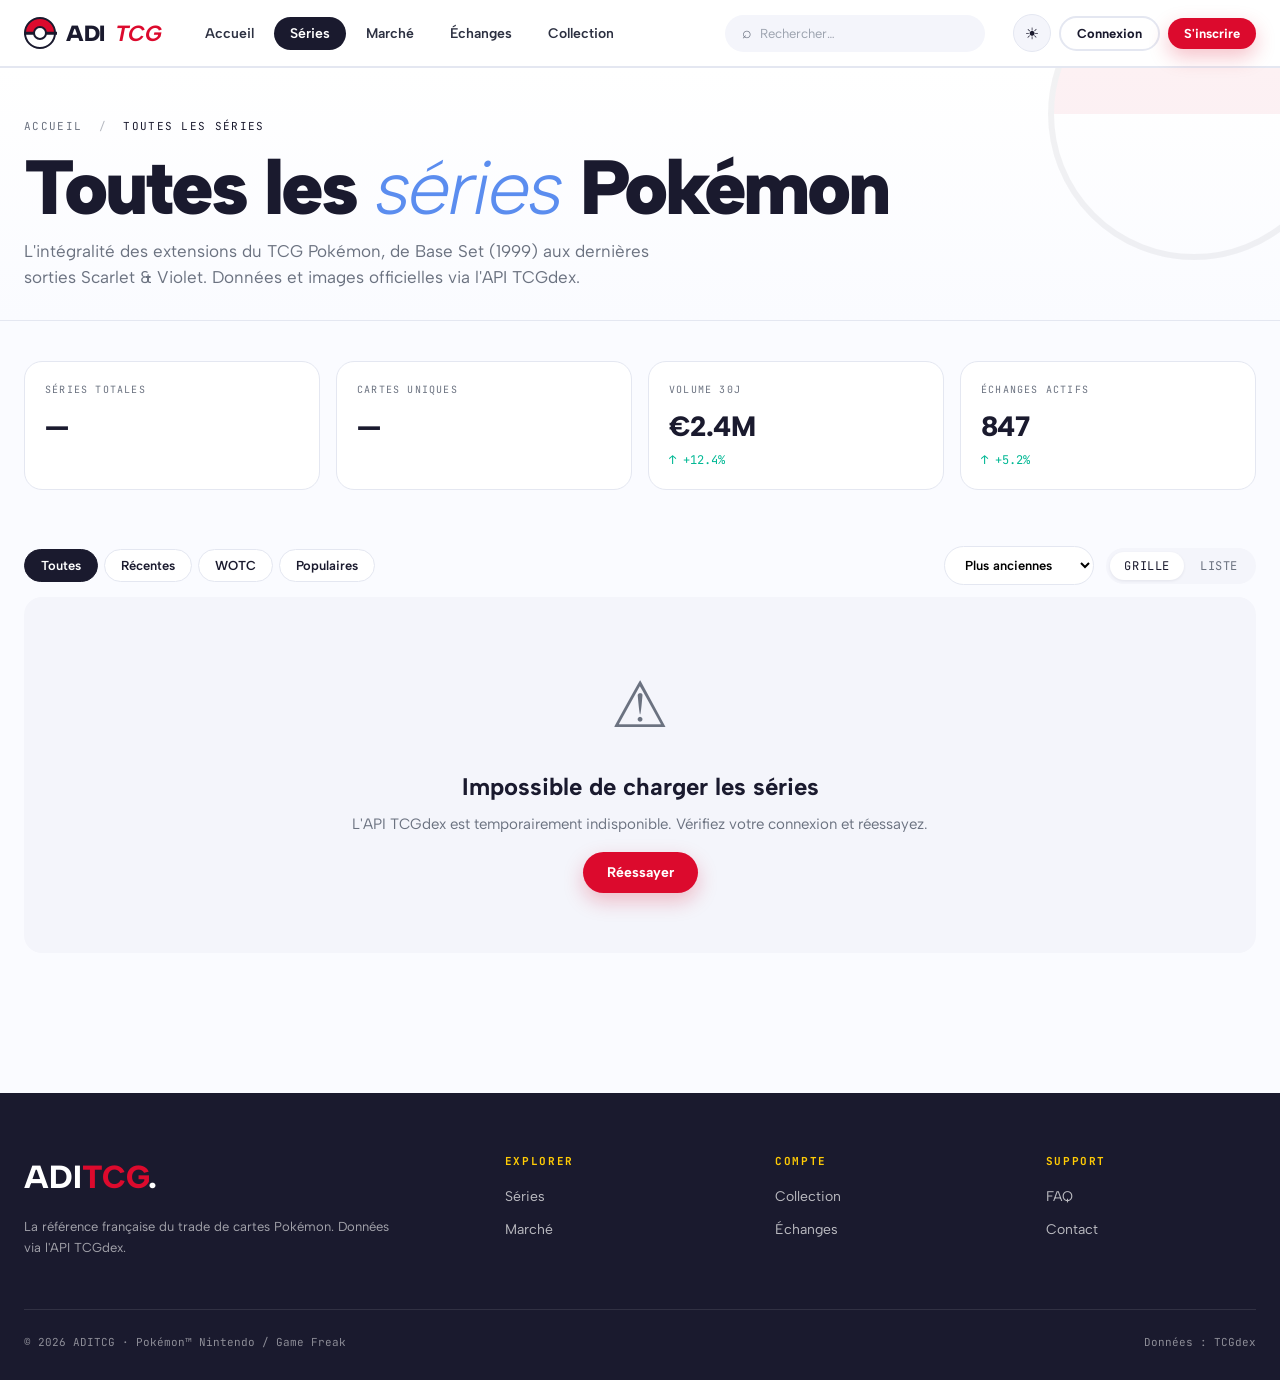
<file: series.html>
<!DOCTYPE html>
<html lang="fr">
<head>
<script>
// Anti-FOUC: apply theme before paint
(function() {
  try {
    var saved = localStorage.getItem('aditcg_theme');
    var theme = saved || (window.matchMedia && window.matchMedia('(prefers-color-scheme: dark)').matches ? 'dark' : 'light');
    document.documentElement.setAttribute('data-theme', theme);
  } catch(e) {}
})();
</script>
<meta charset="UTF-8">
<meta name="viewport" content="width=device-width, initial-scale=1.0">
<title>Séries — ADITCG</title>
<link rel="preconnect" href="https://fonts.googleapis.com">
<link rel="preconnect" href="https://fonts.gstatic.com" crossorigin>
<link href="https://fonts.googleapis.com/css2?family=Albert+Sans:wght@300;400;500;600;700;800;900&family=JetBrains+Mono:wght@400;500;600;700&display=swap" rel="stylesheet">
<link rel="stylesheet" href="styles.css">
<style>
  .page-head {
    padding: 50px 0 30px;
    background: linear-gradient(180deg, var(--white), var(--cream));
    border-bottom: 1px solid var(--gray-line);
    position: relative;
    overflow: hidden;
  }
  .page-head::before {
    content: '';
    position: absolute;
    top: -100px; right: -60px;
    width: 280px; height: 280px;
    border-radius: 50%;
    background: linear-gradient(180deg, var(--red) 50%, var(--white) 50%);
    border: 6px solid var(--ink);
    opacity: 0.05;
  }
  .breadcrumb {
    font-family: var(--font-mono);
    font-size: 11px;
    color: var(--gray-text);
    text-transform: uppercase;
    letter-spacing: 0.12em;
    margin-bottom: 16px;
  }
  .breadcrumb a { color: var(--gray-text); }
  .breadcrumb a:hover { color: var(--blue); }
  .breadcrumb .sep { margin: 0 8px; opacity: 0.5; }

  .page-toolbar {
    display: flex;
    justify-content: space-between;
    align-items: center;
    flex-wrap: wrap;
    gap: 16px;
    padding: 24px 0 12px;
  }

  /* SERIES BLOCK */
  .serie-block {
    margin-bottom: 50px;
  }
  .serie-block-head {
    display: flex;
    justify-content: space-between;
    align-items: flex-end;
    margin-bottom: 24px;
    padding-bottom: 16px;
    border-bottom: 2px solid var(--gray-line);
    flex-wrap: wrap;
    gap: 12px;
  }
  .serie-block-name {
    font-family: var(--font-display);
    font-size: 32px;
    font-weight: 800;
    letter-spacing: -0.02em;
  }
  .serie-block-name .accent { color: var(--red); font-style: italic; font-weight: 300; }
  .serie-block-meta {
    font-family: var(--font-mono);
    font-size: 12px;
    color: var(--gray-text);
    text-transform: uppercase;
    letter-spacing: 0.1em;
  }
  .serie-block-meta strong { color: var(--ink); }

  /* COLLECTIONS GRID - identique à index */
  .collections-grid {
    display: grid;
    grid-template-columns: repeat(auto-fill, minmax(320px, 1fr));
    gap: 20px;
  }

  .coll-card {
    background: var(--white);
    border: 1.5px solid var(--gray-line);
    border-radius: var(--radius-lg);
    overflow: hidden;
    transition: all 0.25s;
    cursor: pointer;
    display: block;
  }
  .coll-card:hover {
    border-color: var(--ink);
    transform: translateY(-4px);
    box-shadow: var(--shadow-lg);
  }

  .coll-card-banner {
    aspect-ratio: 16/9;
    position: relative;
    overflow: hidden;
    display: flex;
    align-items: center;
    justify-content: center;
    background: linear-gradient(135deg, #11113a 0%, #1a1a4e 100%);
    color: #fff;
  }
  /* Accent subtil par index — variations dans la palette navy */
  .coll-card:nth-child(4n+1) .coll-card-banner { background: linear-gradient(135deg, #11113a 0%, #1a1a4e 100%); }
  .coll-card:nth-child(4n+2) .coll-card-banner { background: linear-gradient(135deg, #1a1547 0%, #2a1d5a 100%); }
  .coll-card:nth-child(4n+3) .coll-card-banner { background: linear-gradient(135deg, #0d1a3a 0%, #16264f 100%); }
  .coll-card:nth-child(4n)   .coll-card-banner { background: linear-gradient(135deg, #161636 0%, #20204a 100%); }
  /* Liseré jaune en bas */
  .coll-card-banner::before {
    content: '';
    position: absolute;
    bottom: 0; left: 0; right: 0;
    height: 3px;
    background: var(--yellow);
    z-index: 3;
  }
  .coll-card-banner .logo-plate {
    position: relative;
    background: transparent;
    border-radius: 0;
    padding: 0;
    width: 78%;
    height: 78%;
    display: flex;
    align-items: center;
    justify-content: center;
    box-shadow: none;
    z-index: 2;
  }
  .coll-card-banner .logo-plate::before {
    content: '';
    position: absolute;
    inset: -20% -10%;
    background: radial-gradient(ellipse at center, rgba(255,255,255,0.92) 0%, rgba(255,255,255,0.65) 30%, rgba(255,255,255,0.20) 55%, transparent 75%);
    pointer-events: none;
    z-index: -1;
    border-radius: 50%;
    filter: blur(2px);
  }
  .coll-card-banner img.logo {
    max-width: 100%;
    max-height: 100%;
    width: auto; height: auto;
    object-fit: contain;
    display: block;
    filter: drop-shadow(0 4px 18px rgba(0,0,0,0.5));
  }
  /* Fallback typographique sur fond navy */
  .coll-card-banner .name-fallback {
    display: flex;
    flex-direction: column;
    align-items: center;
    justify-content: center;
    text-align: center;
    padding: 16px 24px;
    font-family: var(--font-display);
    font-size: 26px;
    font-weight: 800;
    color: #fff;
    line-height: 1.1;
    letter-spacing: -0.02em;
    text-shadow: 0 2px 12px rgba(0,0,0,0.5);
    max-width: 90%;
    position: relative;
    z-index: 2;
  }
  .coll-card-banner .name-fallback small {
    display: block;
    font-family: var(--font-mono);
    font-size: 10px;
    font-weight: 700;
    text-transform: uppercase;
    letter-spacing: 0.18em;
    color: var(--yellow);
    margin-top: 8px;
  }
  .coll-card-banner::after {
    content: '';
    position: absolute;
    inset: 0;
    background: radial-gradient(circle at 30% 40%, rgba(255,203,5,0.05) 0%, transparent 60%);
    pointer-events: none;
  }
  .coll-card-banner .badge-count {
    position: absolute;
    top: 12px; right: 12px;
    padding: 5px 10px;
    background: var(--yellow);
    color: #1a1a2e;
    font-family: var(--font-mono);
    font-size: 10px;
    letter-spacing: 0.1em;
    border-radius: var(--radius-pill);
    font-weight: 700;
    z-index: 4;
  }
  .coll-card-banner .badge-year {
    position: absolute;
    top: 12px; left: 12px;
    padding: 5px 10px;
    background: rgba(255,255,255,0.95);
    color: #1a1a2e;
    font-family: var(--font-mono);
    font-size: 10px;
    letter-spacing: 0.1em;
    border-radius: var(--radius-pill);
    font-weight: 700;
    z-index: 4;
  }
  .coll-card-banner .placeholder-emoji { display: none; }

  /* LIST VIEW */
  .collections-list {
    display: flex;
    flex-direction: column;
    gap: 8px;
  }
  .set-row {
    display: grid;
    grid-template-columns: 80px 1fr auto auto auto;
    gap: 24px;
    align-items: center;
    padding: 14px 20px;
    background: var(--white);
    border: 1.5px solid var(--gray-line);
    border-radius: var(--radius);
    transition: all 0.2s;
    color: inherit;
  }
  .set-row:hover {
    border-color: var(--red);
    transform: translateX(4px);
    box-shadow: var(--shadow-md);
  }
  .set-row-logo {
    width: 70px; height: 56px;
    background: var(--gray-bg);
    border-radius: 8px;
    display: flex;
    align-items: center;
    justify-content: center;
    overflow: hidden;
  }
  .set-row-logo img { max-width: 90%; max-height: 90%; object-fit: contain; }
  .set-row-logo .ph { font-size: 24px; }
  .set-row-info { min-width: 0; }
  .set-row-title {
    font-family: var(--font-display);
    font-weight: 800;
    font-size: 16px;
    color: var(--ink);
    white-space: nowrap;
    overflow: hidden;
    text-overflow: ellipsis;
  }
  .set-row-sub {
    font-family: var(--font-mono);
    font-size: 10px;
    color: var(--gray-text);
    text-transform: uppercase;
    letter-spacing: 0.1em;
    margin-top: 2px;
  }
  .set-row-stat { text-align: center; min-width: 80px; }
  .set-row-stat .v {
    font-family: var(--font-display);
    font-weight: 800;
    font-size: 16px;
    color: var(--ink);
  }
  .set-row-stat .l {
    font-family: var(--font-mono);
    font-size: 9px;
    color: var(--gray-text);
    text-transform: uppercase;
    letter-spacing: 0.1em;
    margin-top: 2px;
  }
  @media (max-width: 700px) {
    .set-row { grid-template-columns: 60px 1fr auto; gap: 12px; }
    .set-row-stat:not(:last-child) { display: none; }
  }

  .coll-card-body { padding: 18px; }
  .coll-card-title {
    font-family: var(--font-display);
    font-size: 19px;
    font-weight: 800;
    margin-bottom: 4px;
    letter-spacing: -0.02em;
    color: var(--ink);
  }
  .coll-card-subtitle {
    font-family: var(--font-mono);
    font-size: 11px;
    color: var(--gray-text);
    text-transform: uppercase;
    letter-spacing: 0.1em;
    margin-bottom: 14px;
  }
  .coll-card-stats {
    display: grid;
    grid-template-columns: 1fr 1fr 1fr;
    gap: 12px;
    padding-top: 14px;
    border-top: 1px solid var(--gray-line);
  }
  .coll-stat-item .v {
    font-family: var(--font-display);
    font-size: 18px;
    font-weight: 800;
    color: var(--ink);
    line-height: 1;
  }
  .coll-stat-item .v.up { color: var(--green); }
  .coll-stat-item .v.down { color: var(--red); }
  .coll-stat-item .l {
    font-family: var(--font-mono);
    font-size: 9px;
    text-transform: uppercase;
    letter-spacing: 0.1em;
    color: var(--gray-text-2);
    margin-top: 3px;
  }

  .sort-select {
    padding: 10px 16px;
    background: var(--white);
    border: 1.5px solid var(--gray-line);
    border-radius: var(--radius-pill);
    font-family: var(--font-body);
    font-size: 13px;
    font-weight: 600;
    cursor: pointer;
  }

  .view-toggle {
    display: flex;
    gap: 2px;
    background: var(--gray-bg);
    padding: 4px;
    border-radius: var(--radius-pill);
  }
  .view-toggle button {
    padding: 6px 14px;
    border-radius: var(--radius-pill);
    font-size: 12px;
    font-family: var(--font-mono);
    letter-spacing: 0.05em;
    text-transform: uppercase;
    color: var(--gray-text);
    transition: all 0.2s;
  }
  .view-toggle button.active {
    background: var(--white);
    color: var(--ink);
    box-shadow: var(--shadow-sm);
  }

  /* Stats banner */
  .global-stats {
    display: grid;
    grid-template-columns: repeat(4, 1fr);
    gap: 16px;
    margin-bottom: 32px;
  }
  @media (max-width: 700px) {
    .global-stats { grid-template-columns: repeat(2, 1fr); }
  }
</style>
</head>
<body>

<!-- NAVBAR -->
<nav class="topbar">
  <div class="nav-inner">
    <a href="index.html" class="logo">
      <span class="logo-pokeball"></span>
      ADI<span class="tcg-tag">TCG</span>
    </a>
    <ul class="nav-links">
      <li><a href="index.html">Accueil</a></li>
      <li><a href="series.html" class="active">Séries</a></li>
      <li><a href="marche.html">Marché</a></li>
      <li><a href="trade.html">Échanges</a></li>
      <li><a href="profil.html">Collection</a></li>
    </ul>
    <div class="nav-search">
      <span class="nav-search-icon">⌕</span>
      <input type="text" placeholder="Rechercher…">
    </div>
    <div class="nav-cta">
      <button class="btn btn-ghost btn-small">Connexion</button>
      <button class="btn btn-primary btn-small">S'inscrire</button>
    </div>
  </div>
</nav>

<!-- PAGE HEAD -->
<section class="page-head">
  <div class="container">
    <div class="breadcrumb">
      <a href="index.html">Accueil</a>
      <span class="sep">/</span>
      <span style="color: var(--ink);">Toutes les séries</span>
    </div>
    <h1 class="display-1">Toutes les <span class="italic-blue">séries</span> Pokémon</h1>
    <p style="color: var(--gray-text); max-width: 640px; margin-top: 16px; font-size: 17px;">
      L'intégralité des extensions du TCG Pokémon, de Base Set (1999) aux dernières sorties Scarlet & Violet. Données et images officielles via l'API TCGdex.
    </p>
  </div>
</section>

<!-- CONTENT -->
<section style="padding: 40px 0 60px;">
  <div class="container">

    <!-- GLOBAL STATS -->
    <div class="global-stats">
      <div class="stat-card">
        <div class="stat-label">Séries totales</div>
        <div class="stat-value" id="stat-sets">—</div>
      </div>
      <div class="stat-card">
        <div class="stat-label">Cartes uniques</div>
        <div class="stat-value" id="stat-cards">—</div>
      </div>
      <div class="stat-card">
        <div class="stat-label">Volume 30j</div>
        <div class="stat-value">€2.4M</div>
        <div class="stat-trend up">↑ +12.4%</div>
      </div>
      <div class="stat-card">
        <div class="stat-label">Échanges actifs</div>
        <div class="stat-value">847</div>
        <div class="stat-trend up">↑ +5.2%</div>
      </div>
    </div>

    <!-- TOOLBAR -->
    <div class="page-toolbar">
      <div class="filter-bar">
        <button class="filter-chip active" data-filter="all">Toutes</button>
        <button class="filter-chip" data-filter="recent">Récentes</button>
        <button class="filter-chip" data-filter="wotc">WOTC</button>
        <button class="filter-chip" data-filter="popular">Populaires</button>
      </div>
      <div style="display: flex; gap: 12px; align-items: center;">
        <select class="sort-select" id="sort-select">
          <option value="date-asc">Plus anciennes</option>
          <option value="date-desc">Plus récentes</option>
          <option value="cards-desc">Plus de cartes</option>
          <option value="cards-asc">Moins de cartes</option>
          <option value="name">Nom A-Z</option>
        </select>
        <div class="view-toggle">
          <button class="active" data-view="grid">Grille</button>
          <button data-view="list">Liste</button>
        </div>
      </div>
    </div>

    <!-- SERIES BLOCKS -->
    <div id="series-container">
      <div class="loading-state">
        <div class="pokeball-loader"></div>
        Chargement des séries depuis TCGdex…
      </div>
    </div>

  </div>
</section>

<!-- FOOTER -->
<footer>
  <div class="container">
    <div class="footer-grid">
      <div class="footer-brand">
        <h4>ADI<span>TCG</span>.</h4>
        <p>La référence française du trade de cartes Pokémon. Données via l'API TCGdex.</p>
      </div>
      <div class="footer-col"><h5>Explorer</h5><ul><li><a href="series.html">Séries</a></li><li><a href="marche.html">Marché</a></li></ul></div>
      <div class="footer-col"><h5>Compte</h5><ul><li><a href="profil.html">Collection</a></li><li><a href="trade.html">Échanges</a></li></ul></div>
      <div class="footer-col"><h5>Support</h5><ul><li><a href="#">FAQ</a></li><li><a href="#">Contact</a></li></ul></div>
    </div>
    <div class="footer-bottom">
      <div>© 2026 ADITCG · Pokémon™ Nintendo / Game Freak</div>
      <div>Données : TCGdex</div>
    </div>
  </div>
</footer>

<script src="auth.js"></script>
<script src="storage.js"></script>
<script src="tcgdex-api.js"></script>
<script src="auctions.js"></script>
<script src="ui.js"></script>
<script src="app.js"></script>
<script>
(async () => {
  const container = document.getElementById('series-container');
  let allSets = [];
  let activeFilter = 'all';
  let activeSort = 'date-asc';

  function escapeHtmlAttr(s) {
    return (s || '').replace(/&/g, '&amp;').replace(/"/g, '&quot;').replace(/</g, '&lt;');
  }

  function renderSetCard(set) {
    const logo = window.TCGdex.getSetLogo(set, 'webp');
    const logoFb = window.TCGdex.getSetLogoFallback(set, 'webp');
    const total = set.cardCount?.total || 0;
    const year = (set.releaseDate || '').slice(0, 4) || '—';
    const floor = window.TCGdex.estimateSetFloor(set);
    const vol = (total * 12 + 200);
    const trendVal = ((set.id || '').split('').reduce((a,c) => a + c.charCodeAt(0), 0) % 40) - 10;
    const safeName = escapeHtmlAttr(set.name || 'Set');
    const serieName = escapeHtmlAttr(set.serie?.name || 'Série');
    // 1) Essai FR → 2) Essai EN → 3) Fallback typographique
    // onerror/onload chain : si la FR 404, on swap pour la EN. Si la EN 404 aussi, on hide et on montre le fallback.
    const loadHandler = "if(this.naturalWidth<5){if(!this.dataset.tried&&this.dataset.fallback){this.dataset.tried='1';this.src=this.dataset.fallback;}else{this.parentElement.style.display='none';var fb=this.parentElement.nextElementSibling;if(fb&&fb.classList.contains('name-fallback')){fb.style.display='flex';fb.style.position='absolute';fb.style.inset='0';}}}else{var fb=this.parentElement.nextElementSibling;if(fb&&fb.classList.contains('name-fallback'))fb.style.display='none';}";
    const errorHandler = "if(!this.dataset.tried&&this.dataset.fallback){this.dataset.tried='1';this.src=this.dataset.fallback;}else{this.parentElement.style.display='none';var fb=this.parentElement.nextElementSibling;if(fb&&fb.classList.contains('name-fallback')){fb.style.display='flex';fb.style.position='absolute';fb.style.inset='0';}}";
    return `
      <a href="set.html?id=${set.id}" class="coll-card">
        <div class="coll-card-banner">
          <div class="badge-year">${year}</div>
          <div class="badge-count">${total} cartes</div>
          ${logo ? `<div class="logo-plate"><img class="logo" src="${logo}" data-fallback="${logoFb || ''}" alt="${safeName}" onload="${loadHandler}" onerror="${errorHandler}"></div>` : ''}
          <div class="name-fallback" style="display:${logo ? 'none' : 'flex'};">${safeName}<small>${serieName}</small></div>
        </div>
        <div class="coll-card-body">
          <div class="coll-card-title">${set.name}</div>
          <div class="coll-card-subtitle">${set.serie?.name || 'Série'} · ${set.id}</div>
          <div class="coll-card-stats">
            <div class="coll-stat-item"><div class="v">${window.TCGdex.formatPrice(floor)}</div><div class="l">Floor</div></div>
            <div class="coll-stat-item"><div class="v">${window.TCGdex.formatPrice(vol)}</div><div class="l">Vol. 7j</div></div>
            <div class="coll-stat-item"><div class="v ${trendVal >= 0 ? 'up' : 'down'}">${trendVal >= 0 ? '↑' : '↓'}${Math.abs(trendVal)}%</div><div class="l">Variation</div></div>
          </div>
        </div>
      </a>`;
  }

  function applyFilter(sets) {
    if (activeFilter === 'all') return sets;
    if (activeFilter === 'recent') return sets.filter(s => ((s.releaseDate || '').slice(0,4)) >= '2022');
    if (activeFilter === 'wotc') {
      // WOTC era: base, jungle, fossil, team rocket, gym, neo (1999-2003)
      const wotcSeries = ['base', 'neo', 'ecard'];
      return sets.filter(s => wotcSeries.includes(s.serie?.id) || (s.releaseDate || '') < '2003-08-00');
    }
    if (activeFilter === 'popular') {
      // Sets with 150+ cards OR popular series like Evolving Skies, Crown Zenith, etc
      const popularIds = ['swsh7', 'swsh12.5', 'sv03.5', 'sv08.5', 'swsh4'];
      return sets.filter(s => (s.cardCount?.total || 0) >= 150 || popularIds.includes(s.id));
    }
    return sets;
  }

  let viewMode = 'grid';
  document.querySelectorAll('[data-view]').forEach(btn => {
    btn.addEventListener('click', () => {
      document.querySelectorAll('[data-view]').forEach(b => b.classList.remove('active'));
      btn.classList.add('active');
      viewMode = btn.dataset.view;
      render();
    });
  });

  function applySort(sets) {
    const list = [...sets];
    if (activeSort === 'date-desc') return list.sort((a, b) => (b.releaseDate || '').localeCompare(a.releaseDate || ''));
    if (activeSort === 'date-asc')  return list.sort((a, b) => (a.releaseDate || '').localeCompare(b.releaseDate || ''));
    if (activeSort === 'cards-desc') return list.sort((a, b) => (b.cardCount?.total || 0) - (a.cardCount?.total || 0));
    if (activeSort === 'cards-asc')  return list.sort((a, b) => (a.cardCount?.total || 0) - (b.cardCount?.total || 0));
    if (activeSort === 'name')       return list.sort((a, b) => (a.name || '').localeCompare(b.name || ''));
    return list;
  }

  function render() {
    const filtered = applyFilter(allSets);
    const sorted = applySort(filtered);

    // Groupe par série
    const grouped = {};
    sorted.forEach(set => {
      const key = set.serie?.id || 'autres';
      const name = set.serie?.name || 'Autres';
      if (!grouped[key]) grouped[key] = { name, sets: [] };
      grouped[key].sets.push(set);
    });

    if (sorted.length === 0) {
      container.innerHTML = '<div class="empty-state"><div class="emoji">🃏</div><h3>Aucune série</h3><p>Aucune série ne correspond à ce filtre.</p></div>';
      return;
    }

    // Ordre chronologique des séries : Base Set (1999) → … → dernières sorties.
    // Chaque groupe est positionné par la date de sortie de son set le plus ancien.
    const groups = Object.values(grouped);
    const earliest = grp => grp.sets.reduce((min, s) => {
      const t = Date.parse(s.releaseDate || '') || Infinity;
      return t < min ? t : min;
    }, Infinity);
    groups.sort((a, b) => earliest(a) - earliest(b));
    if (activeSort === 'date-desc') groups.reverse();

    container.innerHTML = groups.map(grp => {
      const totalCards = grp.sets.reduce((s, x) => s + (x.cardCount?.total || 0), 0);
      const isList = viewMode === 'list';
      return `
        <div class="serie-block">
          <div class="serie-block-head">
            <div class="serie-block-name">${grp.name}</div>
            <div class="serie-block-meta">
              <strong>${grp.sets.length}</strong> sets · <strong>${totalCards.toLocaleString('fr-FR')}</strong> cartes
            </div>
          </div>
          <div class="${isList ? 'collections-list' : 'collections-grid'}">
            ${grp.sets.map(set => isList ? renderSetRow(set) : renderSetCard(set)).join('')}
          </div>
        </div>
      `;
    }).join('');
  }

  function renderSetRow(set) {
    const logo = window.TCGdex.getSetLogo(set);
    const year = (set.releaseDate || '????').slice(0, 4);
    const total = set.cardCount?.total || 0;
    const floor = Math.round(window.TCGdex.estimateSetFloor(set));
    return `
      <a href="set.html?id=${set.id}" class="set-row">
        <div class="set-row-logo">
          ${logo
            ? `<img src="${logo}" alt="${set.name}" onerror="this.outerHTML='<div class=&quot;ph&quot;>🃏</div>'">`
            : `<div class="ph">🃏</div>`}
        </div>
        <div class="set-row-info">
          <div class="set-row-title">${set.name}</div>
          <div class="set-row-sub">${set.serie?.name || 'Série'} · ${set.id}</div>
        </div>
        <div class="set-row-stat"><div class="v">${year}</div><div class="l">Année</div></div>
        <div class="set-row-stat"><div class="v">${total}</div><div class="l">Cartes</div></div>
        <div class="set-row-stat"><div class="v">${window.TCGdex.formatPrice(floor)}</div><div class="l">Floor</div></div>
      </a>`;
  }

  try {
    // Séries enrichies. On ne garde QUE les séries physiques officielles
    // (boosters/blisters en boutique réelle) — pas TCG Pocket ni POP/promos
    const series = await window.TCGdex.getAllSeries();
    allSets = series.filter(s => s.isMainline).flatMap(s => s.sets);
    if (allSets.length === 0) throw new Error('Aucune série récupérée');
    document.getElementById('stat-sets').textContent = allSets.length;
    const totalCards = allSets.reduce((s, x) => s + (x.cardCount?.total || 0), 0);
    document.getElementById('stat-cards').textContent = totalCards.toLocaleString('fr-FR');
    render();
  } catch (e) {
    console.error(e);
    container.innerHTML = `<div class="empty-state"><div class="emoji">⚠️</div><h3>Impossible de charger les séries</h3><p>L'API TCGdex est temporairement indisponible. Vérifiez votre connexion et réessayez.</p><button class="btn btn-primary" style="margin-top: 16px;" onclick="location.reload()">Réessayer</button></div>`;
  }

  document.querySelectorAll('.filter-chip').forEach(chip => {
    chip.addEventListener('click', () => {
      document.querySelectorAll('.filter-chip').forEach(c => c.classList.remove('active'));
      chip.classList.add('active');
      activeFilter = chip.dataset.filter;
      render();
    });
  });
  document.getElementById('sort-select').addEventListener('change', (e) => {
    activeSort = e.target.value;
    render();
  });
})();
</script>
</body>
</html>
</file>
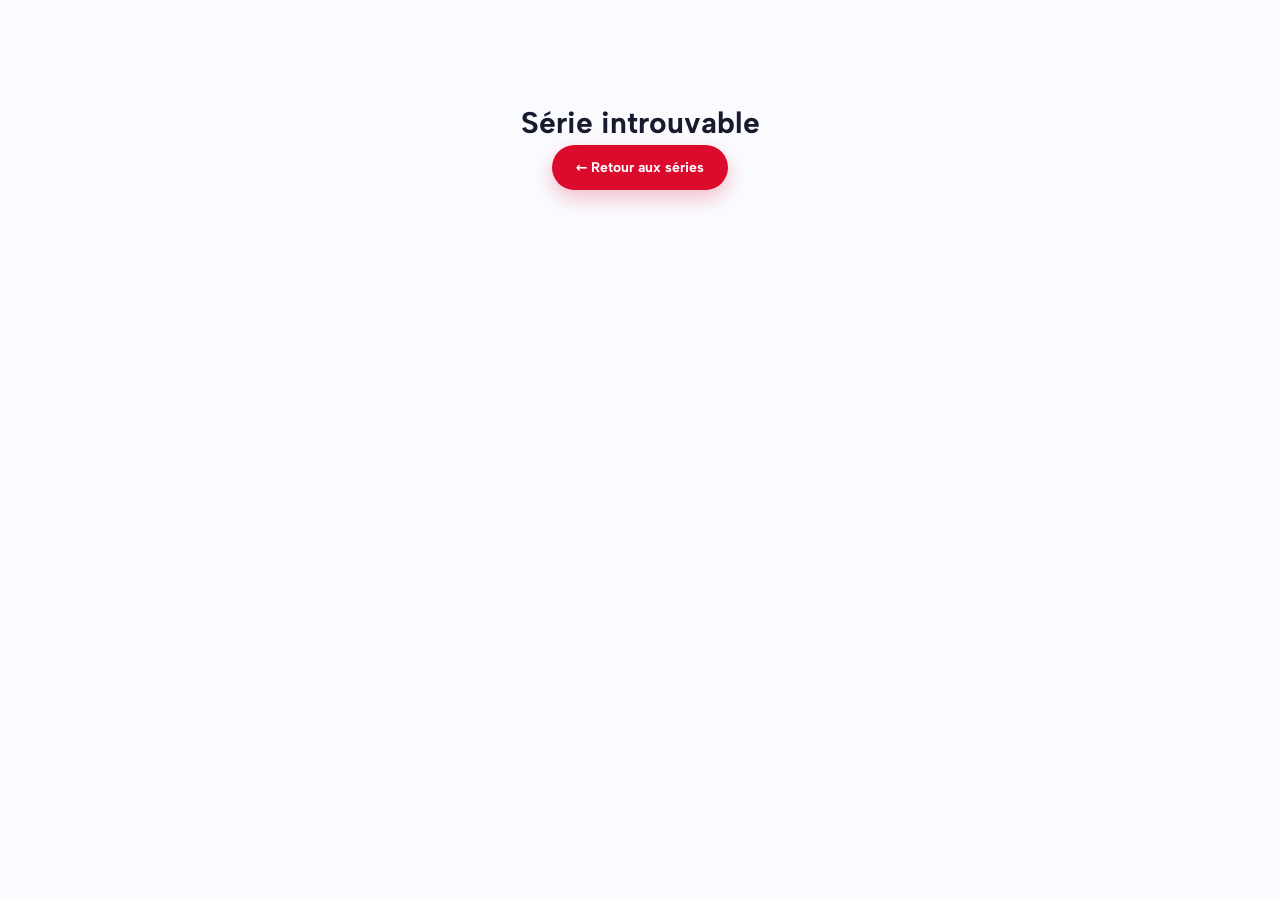
<file: set.html>
<!DOCTYPE html>
<html lang="fr">
<head>
<script>
// Anti-FOUC: apply theme before paint
(function() {
  try {
    var saved = localStorage.getItem('aditcg_theme');
    var theme = saved || (window.matchMedia && window.matchMedia('(prefers-color-scheme: dark)').matches ? 'dark' : 'light');
    document.documentElement.setAttribute('data-theme', theme);
  } catch(e) {}
})();
</script>
<meta charset="UTF-8">
<meta name="viewport" content="width=device-width, initial-scale=1.0">
<title>Série — ADITCG</title>
<link rel="preconnect" href="https://fonts.googleapis.com">
<link rel="preconnect" href="https://fonts.gstatic.com" crossorigin>
<link href="https://fonts.googleapis.com/css2?family=Albert+Sans:wght@300;400;500;600;700;800;900&family=JetBrains+Mono:wght@400;500;600;700&display=swap" rel="stylesheet">
<link rel="stylesheet" href="styles.css">
<style>
  /* HERO */
  .set-hero {
    background:
      linear-gradient(135deg, var(--blue), var(--blue-deep));
    color: var(--white);
    padding: 50px 0 60px;
    position: relative;
    overflow: hidden;
  }
  .set-hero::before {
    content: '';
    position: absolute;
    top: -100px; right: -60px;
    width: 320px; height: 320px;
    border-radius: 50%;
    background: linear-gradient(180deg, var(--red) 50%, var(--white) 50%);
    border: 8px solid var(--white);
    opacity: 0.1;
  }
  .set-hero::after {
    content: '';
    position: absolute;
    inset: 0;
    background: repeating-linear-gradient(45deg, transparent 0, transparent 14px, rgba(255,255,255,0.03) 14px, rgba(255,255,255,0.03) 28px);
  }
  .breadcrumb {
    font-family: var(--font-mono);
    font-size: 11px;
    color: rgba(255,255,255,0.7);
    text-transform: uppercase;
    letter-spacing: 0.12em;
    margin-bottom: 20px;
    position: relative;
    z-index: 2;
  }
  .breadcrumb a { color: rgba(255,255,255,0.7); }
  .breadcrumb a:hover { color: var(--yellow); }
  .breadcrumb .sep { margin: 0 8px; opacity: 0.5; }
  .breadcrumb .current { color: var(--white); }

  .set-hero-grid {
    display: grid;
    grid-template-columns: 320px 1fr;
    gap: 50px;
    align-items: center;
    position: relative;
    z-index: 2;
  }
  .set-hero-cover {
    aspect-ratio: 4/3;
    background: rgba(255,255,255,0.1);
    border-radius: var(--radius-lg);
    border: 2px solid rgba(255,255,255,0.2);
    display: flex;
    align-items: center;
    justify-content: center;
    overflow: hidden;
    padding: 30px;
    backdrop-filter: blur(10px);
  }
  .set-hero-cover img { width: 100%; height: 100%; object-fit: contain; filter: drop-shadow(0 8px 24px rgba(0,0,0,0.4)); }
  .set-hero-cover .emoji { font-size: 100px; }

  .set-hero-info h1 { color: var(--white); margin-bottom: 16px; font-size: clamp(36px, 5vw, 64px); }
  .set-hero-info h1 .accent { color: var(--yellow); font-style: italic; font-weight: 300; }
  .set-hero-info p.lead {
    color: rgba(255,255,255,0.85);
    font-size: 17px;
    line-height: 1.6;
    max-width: 580px;
    margin-bottom: 24px;
  }
  .set-hero-tags { display: flex; gap: 8px; flex-wrap: wrap; margin-bottom: 28px; }
  .set-hero-tags .tag { background: rgba(255,255,255,0.15); color: var(--white); }
  .set-hero-tags .tag.highlight { background: var(--yellow); color: var(--ink); }

  .set-hero-stats {
    display: grid;
    grid-template-columns: repeat(4, 1fr);
    gap: 24px;
    padding-top: 24px;
    border-top: 1px solid rgba(255,255,255,0.15);
  }
  .shs-item .v {
    font-family: var(--font-display);
    font-size: 28px;
    font-weight: 800;
    color: var(--yellow);
    letter-spacing: -0.02em;
    line-height: 1;
  }
  .shs-item .l {
    font-family: var(--font-mono);
    font-size: 10px;
    color: rgba(255,255,255,0.7);
    text-transform: uppercase;
    letter-spacing: 0.13em;
    margin-top: 6px;
  }

  /* COMPLETION CARD */
  .completion {
    background: var(--white);
    border: 1.5px solid var(--gray-line);
    border-radius: var(--radius-lg);
    padding: 28px 32px;
    display: grid;
    grid-template-columns: 1fr auto;
    gap: 32px;
    align-items: center;
    margin: 40px 0;
    box-shadow: var(--shadow);
  }
  .completion-label {
    font-family: var(--font-mono);
    font-size: 11px;
    color: var(--red);
    text-transform: uppercase;
    letter-spacing: 0.15em;
    margin-bottom: 10px;
    font-weight: 600;
  }
  .completion-title {
    font-family: var(--font-display);
    font-size: 24px;
    font-weight: 800;
    letter-spacing: -0.02em;
    margin-bottom: 14px;
  }
  .completion-title .pct { color: var(--blue); }
  .completion-bar {
    height: 10px;
    background: var(--gray-bg);
    border-radius: var(--radius-pill);
    overflow: hidden;
    margin-bottom: 12px;
    max-width: 600px;
  }
  .completion-fill {
    height: 100%;
    background: linear-gradient(90deg, var(--red), var(--yellow), var(--blue));
    border-radius: var(--radius-pill);
    transition: width 0.6s;
  }
  .completion-meta {
    color: var(--gray-text);
    font-family: var(--font-mono);
    font-size: 12px;
  }
  .completion-meta strong { color: var(--ink); }
  .completion-actions { display: flex; gap: 10px; }

  /* CARDS TOOLBAR */
  .cards-toolbar {
    display: flex;
    justify-content: space-between;
    align-items: center;
    flex-wrap: wrap;
    gap: 16px;
    margin-bottom: 24px;
  }
  .toolbar-count {
    font-family: var(--font-mono);
    font-size: 13px;
    color: var(--ink);
  }
  .toolbar-count strong { color: var(--red); font-size: 16px; font-family: var(--font-display); }

  /* POKEMON CARDS GRID */
  .pokemon-grid {
    display: grid;
    grid-template-columns: repeat(auto-fill, minmax(180px, 1fr));
    gap: 20px;
  }
  .pkmn-card {
    background: var(--white);
    border: 1.5px solid var(--gray-line);
    border-radius: var(--radius);
    overflow: hidden;
    transition: all 0.25s;
    display: block;
    position: relative;
  }
  .pkmn-card:hover {
    border-color: var(--red);
    transform: translateY(-4px);
    box-shadow: var(--shadow-lg);
  }
  .pkmn-card-img {
    aspect-ratio: 245/342;
    background: var(--gray-bg);
    display: flex;
    align-items: center;
    justify-content: center;
    overflow: hidden;
    position: relative;
  }
  .pkmn-card-img img {
    width: 100%; height: 100%;
    object-fit: contain;
    padding: 8px;
    transition: transform 0.3s;
  }
  .pkmn-card:hover .pkmn-card-img img { transform: scale(1.04); }
  .pkmn-card-img .skel {
    width: 100%; height: 100%;
    background: linear-gradient(90deg, var(--gray-bg) 0%, var(--gray-line) 50%, var(--gray-bg) 100%);
    background-size: 200% 100%;
    animation: skel 1.4s ease-in-out infinite;
  }
  @keyframes skel { 0% { background-position: 200% 0; } 100% { background-position: -200% 0; } }

  .pkmn-card-owned-badge {
    position: absolute;
    top: 8px; right: 8px;
    width: 22px; height: 22px;
    border-radius: 50%;
    background: var(--green);
    color: var(--white);
    display: flex;
    align-items: center;
    justify-content: center;
    font-size: 13px;
    font-weight: 700;
    z-index: 2;
    box-shadow: var(--shadow);
  }

  .pkmn-card-info { padding: 12px 14px 14px; }
  .pkmn-card-name {
    font-family: var(--font-display);
    font-size: 14px;
    font-weight: 700;
    color: var(--ink);
    margin-bottom: 2px;
    white-space: nowrap;
    overflow: hidden;
    text-overflow: ellipsis;
    letter-spacing: -0.01em;
  }
  .pkmn-card-meta {
    font-family: var(--font-mono);
    font-size: 9px;
    color: var(--gray-text);
    text-transform: uppercase;
    letter-spacing: 0.1em;
    margin-bottom: 10px;
    display: flex;
    justify-content: space-between;
  }
  .pkmn-card-foot {
    display: flex;
    justify-content: space-between;
    align-items: center;
  }
  .pkmn-card-price {
    font-family: var(--font-display);
    font-size: 16px;
    font-weight: 800;
    color: var(--ink);
  }
  .pkmn-card-rarity {
    font-family: var(--font-mono);
    font-size: 10px;
    color: var(--gray-text);
    text-transform: uppercase;
    letter-spacing: 0.1em;
  }

  .pkmn-card.not-owned { opacity: 0.55; }
  .pkmn-card.not-owned .pkmn-card-img img { filter: grayscale(1) brightness(0.6); }

  @media (max-width: 900px) {
    .set-hero-grid { grid-template-columns: 1fr; gap: 30px; }
    .set-hero-cover { max-width: 280px; margin: 0 auto; }
    .set-hero-stats { grid-template-columns: 1fr 1fr; }
    .completion { grid-template-columns: 1fr; }
    .pokemon-grid { grid-template-columns: repeat(2, 1fr); gap: 12px; }
  }
</style>
</head>
<body>

<nav class="topbar">
  <div class="nav-inner">
    <a href="index.html" class="logo">
      <span class="logo-pokeball"></span>
      ADI<span class="tcg-tag">TCG</span>
    </a>
    <ul class="nav-links">
      <li><a href="index.html">Accueil</a></li>
      <li><a href="series.html" class="active">Séries</a></li>
      <li><a href="marche.html">Marché</a></li>
      <li><a href="trade.html">Échanges</a></li>
      <li><a href="profil.html">Collection</a></li>
    </ul>
    <div class="nav-search">
      <span class="nav-search-icon">⌕</span>
      <input type="text" placeholder="Rechercher…">
    </div>
    <div class="nav-cta">
      <button class="btn btn-ghost btn-small">Connexion</button>
      <button class="btn btn-primary btn-small">S'inscrire</button>
    </div>
  </div>
</nav>

<section class="set-hero" id="set-hero">
  <div class="container">
    <div class="breadcrumb">
      <a href="index.html">Accueil</a>
      <span class="sep">/</span>
      <a href="series.html">Séries</a>
      <span class="sep">/</span>
      <span class="current" id="bc-set">Chargement…</span>
    </div>
    <div class="set-hero-grid" id="set-hero-grid">
      <div class="loading-state" style="grid-column: 1/-1;">
        <div class="pokeball-loader"></div>
        Chargement de la série…
      </div>
    </div>
  </div>
</section>

<section style="padding: 30px 0 60px;">
  <div class="container">
    <div class="completion" id="completion">
      <div class="completion-info">
        <div class="completion-label">★ Votre progression</div>
        <div class="completion-title">— sur — cartes possédées</div>
        <div class="completion-bar"><div class="completion-fill" style="width: 0%;"></div></div>
        <div class="completion-meta">Chargement…</div>
      </div>
      <div class="completion-actions">
        <button class="btn btn-primary">Voir manquantes</button>
        <button class="btn btn-ghost">Partager</button>
      </div>
    </div>

    <div class="cards-toolbar">
      <div class="toolbar-count" id="cards-count"><strong>—</strong> cartes</div>
      <div class="filter-bar" id="rarity-filter">
        <button class="filter-chip active" data-rarity="all">Toutes</button>
        <button class="filter-chip" data-rarity="owned">Possédées</button>
        <button class="filter-chip" data-rarity="missing">Manquantes</button>
        <button class="filter-chip" data-rarity="rare">Rares+</button>
      </div>
    </div>

    <div class="pokemon-grid" id="cards-grid">
      <div class="loading-state" style="grid-column: 1/-1;">
        <div class="pokeball-loader"></div>
        Chargement des cartes…
      </div>
    </div>
  </div>
</section>

<footer>
  <div class="container">
    <div class="footer-grid">
      <div class="footer-brand">
        <h4>ADI<span>TCG</span>.</h4>
        <p>La référence française du trade Pokémon. Données via l'API TCGdex.</p>
      </div>
      <div class="footer-col"><h5>Explorer</h5><ul><li><a href="series.html">Séries</a></li><li><a href="marche.html">Marché</a></li></ul></div>
      <div class="footer-col"><h5>Compte</h5><ul><li><a href="profil.html">Collection</a></li><li><a href="trade.html">Échanges</a></li></ul></div>
      <div class="footer-col"><h5>Support</h5><ul><li><a href="#">FAQ</a></li><li><a href="#">Contact</a></li></ul></div>
    </div>
    <div class="footer-bottom">
      <div>© 2026 ADITCG · Pokémon™ Nintendo / Game Freak</div>
      <div>Données : TCGdex</div>
    </div>
  </div>
</footer>

<script src="auth.js"></script>
<script src="storage.js"></script>
<script src="tcgdex-api.js"></script>
<script src="auctions.js"></script>
<script src="ui.js"></script>
<script src="app.js"></script>
<script>
(async () => {
  const params = new URLSearchParams(window.location.search);
  const setId = params.get('id');
  let activeFilter = 'all';
  let allCards = [];
  let ownedSet = new Set();

  if (!setId) {
    document.body.innerHTML = '<div style="padding: 100px; text-align: center;"><h1>Série introuvable</h1><a href="series.html" class="btn btn-primary">← Retour aux séries</a></div>';
    return;
  }

  try {
    const set = await window.TCGdex.getSetDetail(setId);
    if (!set) throw new Error('Set not found');

    document.title = `${set.name} — ADITCG`;
    document.getElementById('bc-set').textContent = set.name;

    const total = set.cardCount?.total || set.cards?.length || 0;
    const year = (set.releaseDate || '').slice(0, 4) || '—';
    const logo = window.TCGdex.getSetLogo(set, 'webp');

    // Calcul des VRAIS prix du set (floor, total) basé sur Cardmarket
    const cardsList = set.cards || [];
    let floor = null, top = null, totalValue = 0, pricedCount = 0, realCount = 0;
    cardsList.forEach(c => {
      const p = window.TCGdex.getRealPrice(c);
      if (p && p.price > 0) {
        pricedCount++;
        if (p.source !== 'estimation') realCount++;
        totalValue += p.price;
        if (floor === null || p.price < floor) floor = p.price;
        if (top === null || p.price > top) top = p.price;
      }
    });
    const realCoverage = pricedCount > 0 ? Math.round((realCount / pricedCount) * 100) : 0;

    // Pseudo-random "owned" 60% of cards
    // Use real Storage data
    const realCollection = window.Storage.getCollection();
    cardsList.forEach(c => {
      if (realCollection.includes(c.id)) ownedSet.add(c.id);
    });
    const ownedCount = ownedSet.size;

    // HERO
    document.getElementById('set-hero-grid').innerHTML = `
      <div class="set-hero-cover">
        ${logo
          ? `<img src="${logo}" alt="${set.name}" onerror="this.outerHTML='<div class=&quot;emoji&quot;>🃏</div>'">`
          : `<div class="emoji">🃏</div>`}
      </div>
      <div class="set-hero-info">
        <div style="font-family: var(--font-mono); font-size: 11px; text-transform: uppercase; letter-spacing: 0.15em; color: var(--yellow); margin-bottom: 16px;">
          ${set.serie?.name || 'Série'} · Sortie ${set.releaseDate || '—'}
        </div>
        <h1 class="display-1">${set.name}</h1>
        <p class="lead">${set.serie?.name ? `Extension de la série <strong>${set.serie.name}</strong> sortie en ${year}. ` : ''}${total} cartes officielles disponibles, incluant les holographiques, ultra rares et secrètes.</p>
        <div class="set-hero-tags">
          <span class="tag highlight">${set.serie?.name || 'Série'}</span>
          <span class="tag">${total} cartes</span>
          <span class="tag">${year}</span>
          <span class="tag">${set.id}</span>
          ${realCoverage > 50 ? `<span class="tag highlight">★ Prix Cardmarket</span>` : ''}
        </div>
        <div class="set-hero-stats">
          <div class="shs-item"><div class="v">${floor !== null ? window.TCGdex.formatPrice(floor) : '—'}</div><div class="l">Floor price</div></div>
          <div class="shs-item"><div class="v">${total}</div><div class="l">Cartes</div></div>
          <div class="shs-item"><div class="v">${totalValue > 0 ? window.TCGdex.formatPrice(totalValue) : '—'}</div><div class="l">Set complet</div></div>
          <div class="shs-item"><div class="v" style="color: var(--yellow);">${top !== null ? window.TCGdex.formatPrice(top) : '—'}</div><div class="l">Top carte</div></div>
        </div>
      </div>
    `;

    // COMPLETION
    let ownedValue = 0, missingValue = 0;
    cardsList.forEach((c) => {
      const p = window.TCGdex.getRealPrice(c)?.price || 0;
      if (ownedSet.has(c.id)) ownedValue += p;
      else missingValue += p;
    });
    const pct = cardsList.length > 0 ? Math.round((ownedCount / cardsList.length) * 100) : 0;
    document.getElementById('completion').innerHTML = `
      <div class="completion-info">
        <div class="completion-label">★ Votre progression</div>
        <div class="completion-title">${ownedCount} sur ${cardsList.length} cartes <span class="pct">(${pct}%)</span></div>
        <div class="completion-bar"><div class="completion-fill" style="width: ${pct}%;"></div></div>
        <div class="completion-meta">
          Manque <strong>${cardsList.length - ownedCount} cartes</strong> ·
          Valeur estimée : <strong>${window.TCGdex.formatPrice(ownedValue)}</strong> ·
          Pour compléter : <strong>${window.TCGdex.formatPrice(missingValue)}</strong>
        </div>
      </div>
      <div class="completion-actions">
        <button class="btn btn-primary">Acheter manquantes</button>
        <button class="btn btn-ghost">Partager</button>
      </div>
    `;

    // ALL CARDS
    allCards = cardsList;
    document.getElementById('cards-count').innerHTML = `<strong>${cardsList.length}</strong> cartes · <span style="color: var(--green);">${ownedCount} possédées</span>`;
    renderCards();

  } catch (e) {
    console.error(e);
    document.getElementById('set-hero-grid').innerHTML = '<div class="empty-state" style="grid-column: 1/-1;"><div class="emoji">⚠️</div><h3>Série introuvable</h3><p>Impossible de charger la série depuis TCGdex.</p><a href="series.html" class="btn btn-primary" style="margin-top: 16px;">← Retour aux séries</a></div>';
    document.getElementById('cards-grid').innerHTML = '';
    document.getElementById('completion').style.display = 'none';
  }

  function renderCards() {
    const grid = document.getElementById('cards-grid');
    let filtered = allCards;
    if (activeFilter === 'owned') filtered = allCards.filter(c => ownedSet.has(c.id));
    else if (activeFilter === 'missing') filtered = allCards.filter(c => !ownedSet.has(c.id));
    else if (activeFilter === 'rare') filtered = allCards.filter(c => {
      const r = (c.rarity || '').toLowerCase();
      return r.includes('rare') || r.includes('holo') || r.includes('ultra') || r.includes('secret');
    });

    if (filtered.length === 0) {
      grid.innerHTML = '<div class="empty-state" style="grid-column: 1/-1;"><div class="emoji">🃏</div><h3>Aucune carte</h3><p>Aucune carte ne correspond à ce filtre.</p></div>';
      return;
    }

    grid.innerHTML = filtered.map(c => {
      const img = window.TCGdex.getCardImage(c, 'low', 'webp');
      const price = window.TCGdex.estimatePrice(c);
      const isOwned = ownedSet.has(c.id);
      const isFav = window.Storage.isFavorite(c.id);
      return `
        <div class="pkmn-card ${isOwned ? '' : 'not-owned'}" style="position: relative;">
          <button class="fav-toggle ${isFav ? 'active' : ''}" data-fav-id="${c.id}" aria-label="Favori"></button>
          <button class="owned-toggle ${isOwned ? 'active' : ''}" data-owned-id="${c.id}">${isOwned ? '✓ POSSÉDÉE' : '+ AJOUTER'}</button>
          <a href="carte.html?id=${c.id}" style="display:block; color: inherit;">
            <div class="pkmn-card-img">
              <img src="${img}" alt="${c.name}" loading="lazy"
                onerror="this.parentNode.innerHTML='<div class=&quot;skel&quot;></div>'">
            </div>
            <div class="pkmn-card-info">
              <div class="pkmn-card-name">${c.name}</div>
              <div class="pkmn-card-meta">
                <span>${c.localId || '?'}/${c.localId ? allCards.length : '?'}</span>
                <span>${(c.rarity || '').substring(0, 12)}</span>
              </div>
              <div class="pkmn-card-foot">
                <div class="pkmn-card-price">${window.TCGdex.formatPrice(price)}</div>
              </div>
            </div>
          </a>
        </div>`;
    }).join('');
  }

  // Delegated handlers for owned/favorite toggles
  document.getElementById('cards-grid').addEventListener('click', (e) => {
    const favBtn = e.target.closest('.fav-toggle');
    const ownedBtn = e.target.closest('.owned-toggle');

    if (favBtn) {
      e.preventDefault();
      e.stopPropagation();
      const id = favBtn.dataset.favId;
      const now = window.Storage.toggleFavorite(id);
      favBtn.classList.toggle('active', now);
      window.UI.toast(now ? 'Ajouté aux favoris ♥' : 'Retiré des favoris', now ? 'success' : 'info');
      return;
    }

    if (ownedBtn) {
      e.preventDefault();
      e.stopPropagation();
      const id = ownedBtn.dataset.ownedId;
      const now = window.Storage.toggleOwned(id);
      ownedBtn.classList.toggle('active', now);
      ownedBtn.innerHTML = now ? '✓ POSSÉDÉE' : '+ AJOUTER';
      // Update card grayscale
      const card = ownedBtn.closest('.pkmn-card');
      if (card) card.classList.toggle('not-owned', !now);
      if (now) ownedSet.add(id); else ownedSet.delete(id);
      window.UI.toast(now ? 'Carte ajoutée à votre collection !' : 'Carte retirée de votre collection', now ? 'success' : 'info');
      // Update completion bar
      updateCompletionBar();
      return;
    }
  });

  function updateCompletionBar() {
    const pct = allCards.length > 0 ? Math.round((ownedSet.size / allCards.length) * 100) : 0;
    const fill = document.querySelector('.completion-fill');
    if (fill) fill.style.width = pct + '%';
    const title = document.querySelector('.completion-title');
    if (title) title.innerHTML = `${ownedSet.size} sur ${allCards.length} cartes <span class="pct">(${pct}%)</span>`;
    const countEl = document.getElementById('cards-count');
    if (countEl) countEl.innerHTML = `<strong>${allCards.length}</strong> cartes · <span style="color: var(--green);">${ownedSet.size} possédées</span>`;
  }

  document.querySelectorAll('#rarity-filter .filter-chip').forEach(chip => {
    chip.addEventListener('click', () => {
      document.querySelectorAll('#rarity-filter .filter-chip').forEach(c => c.classList.remove('active'));
      chip.classList.add('active');
      activeFilter = chip.dataset.rarity;
      renderCards();
    });
  });
})();
</script>
</body>
</html>
</file>
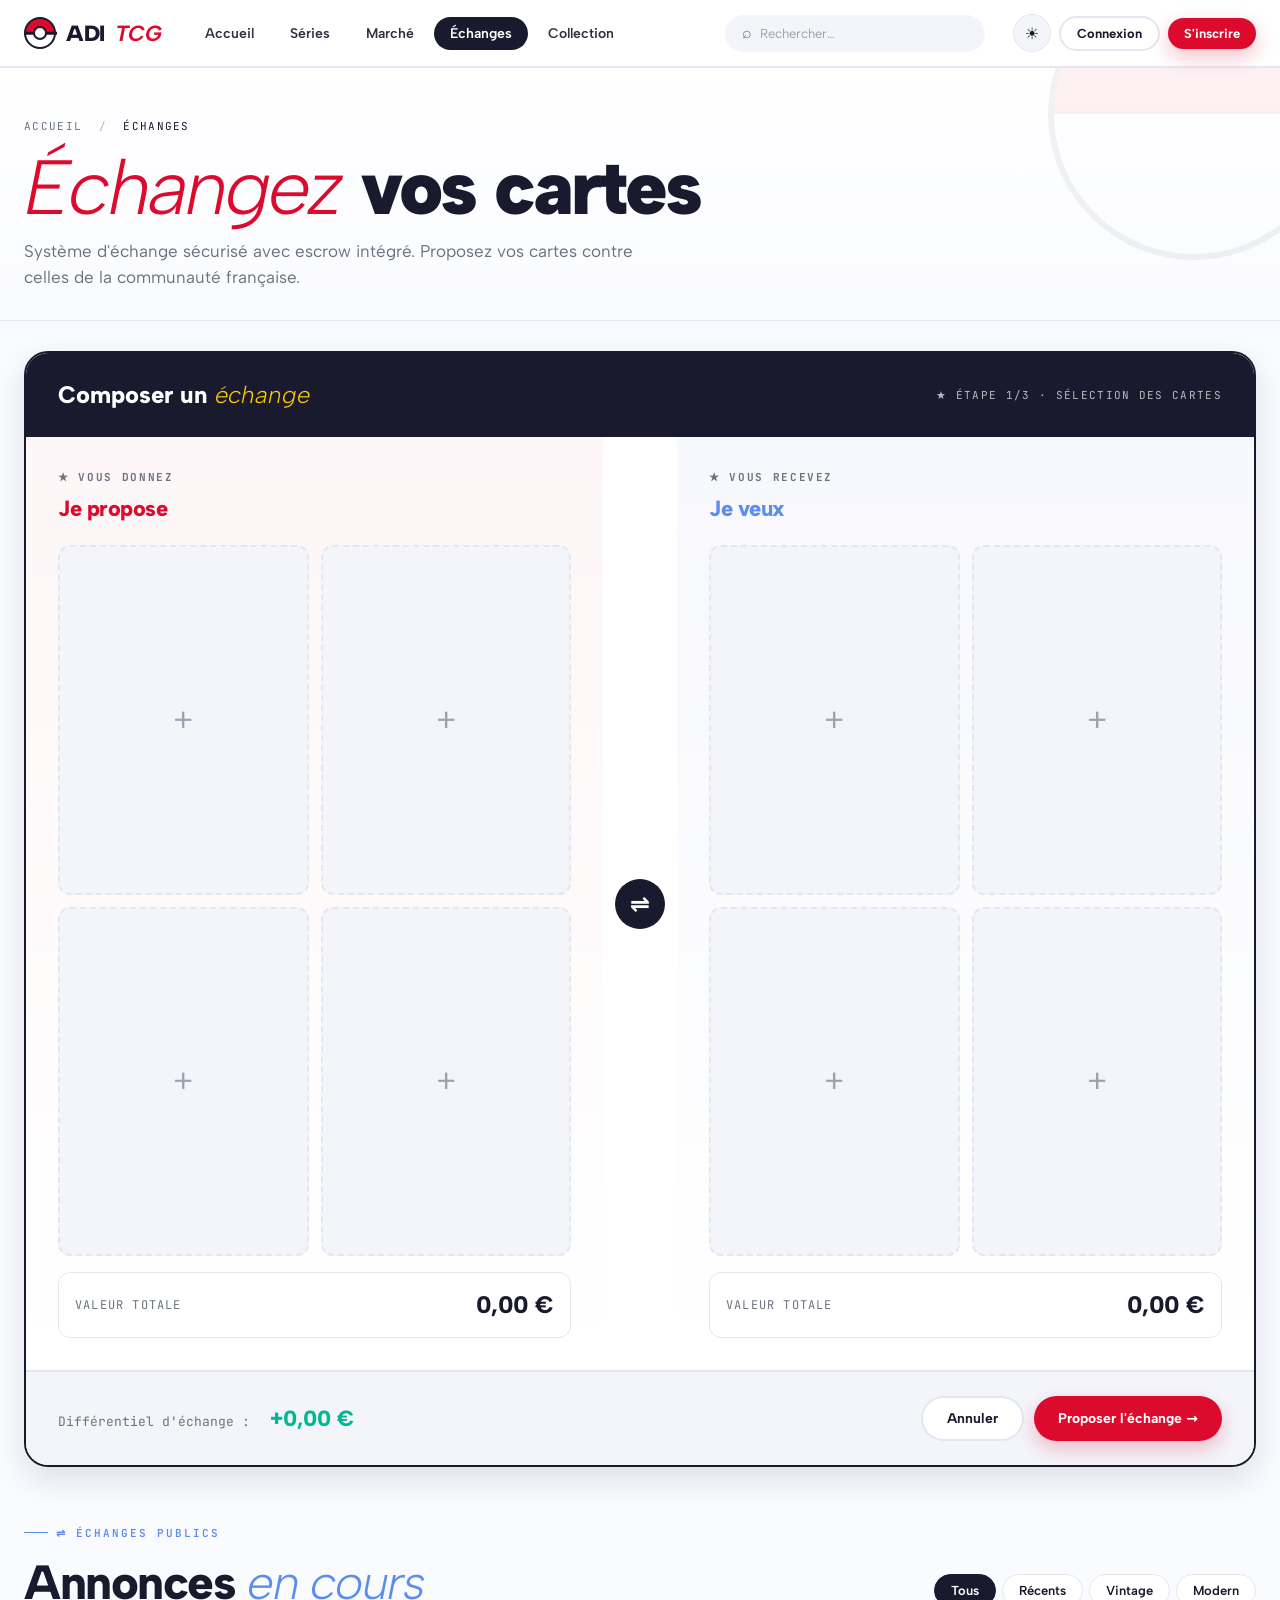
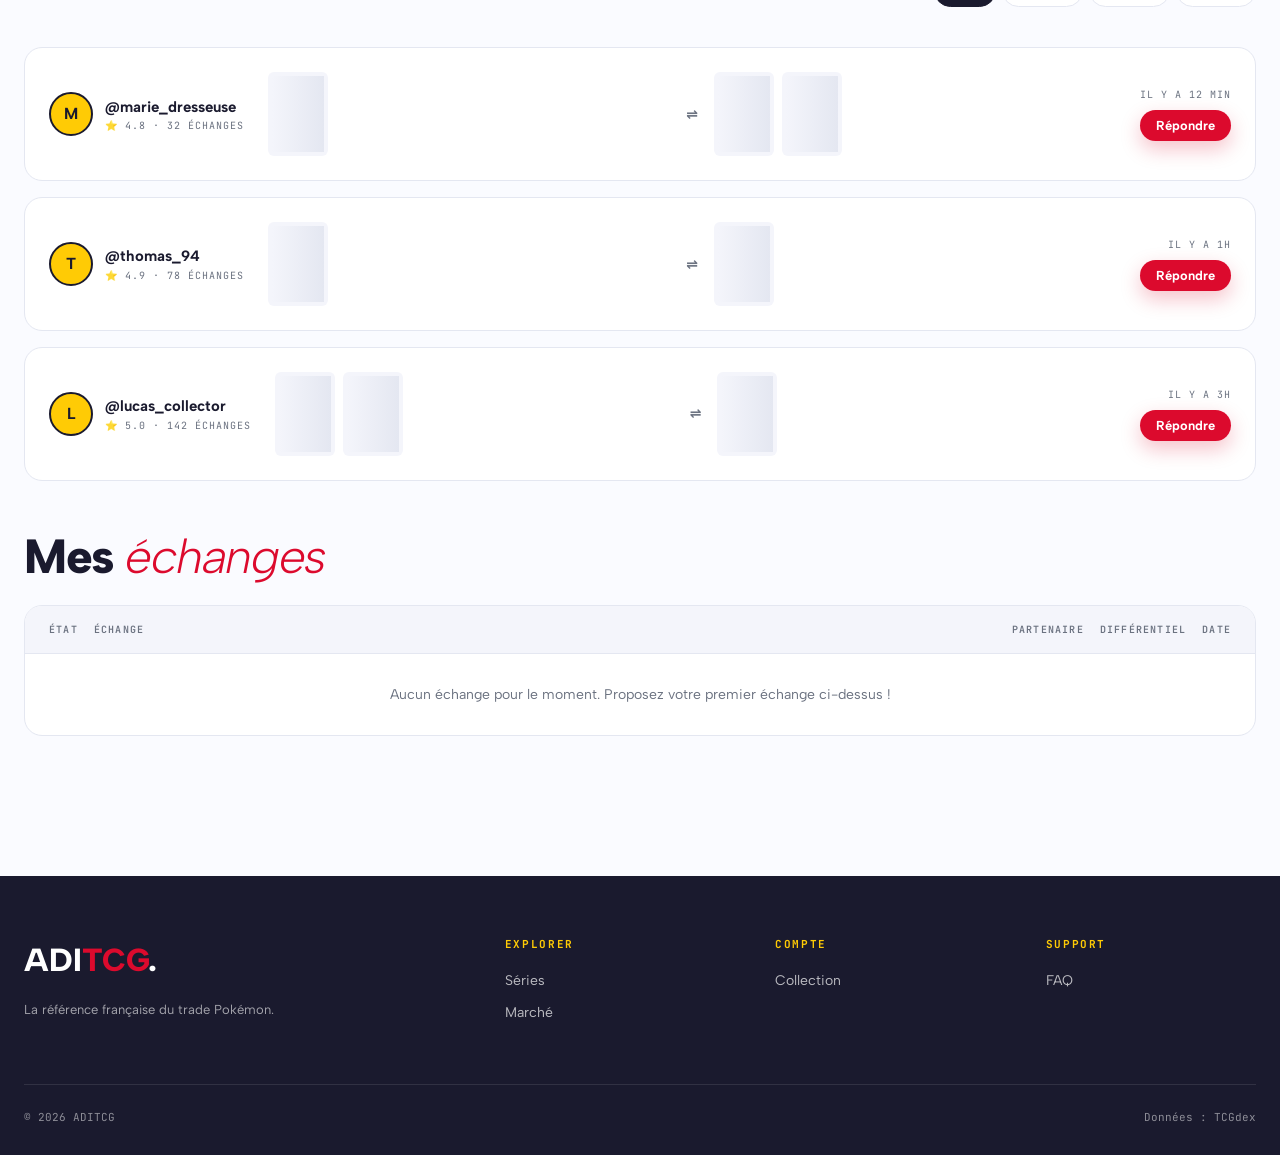
<file: trade.html>
<!DOCTYPE html>
<html lang="fr">
<head>
<script>
// Anti-FOUC: apply theme before paint
(function() {
  try {
    var saved = localStorage.getItem('aditcg_theme');
    var theme = saved || (window.matchMedia && window.matchMedia('(prefers-color-scheme: dark)').matches ? 'dark' : 'light');
    document.documentElement.setAttribute('data-theme', theme);
  } catch(e) {}
})();
</script>
<meta charset="UTF-8">
<meta name="viewport" content="width=device-width, initial-scale=1.0">
<title>Échanges — ADITCG</title>
<link rel="preconnect" href="https://fonts.googleapis.com">
<link rel="preconnect" href="https://fonts.gstatic.com" crossorigin>
<link href="https://fonts.googleapis.com/css2?family=Albert+Sans:wght@300;400;500;600;700;800;900&family=JetBrains+Mono:wght@400;500;600;700&display=swap" rel="stylesheet">
<link rel="stylesheet" href="styles.css">
<style>
  .page-head {
    padding: 50px 0 30px;
    background: linear-gradient(180deg, var(--white), var(--cream));
    border-bottom: 1px solid var(--gray-line);
    position: relative;
    overflow: hidden;
  }
  .page-head::before {
    content: '';
    position: absolute;
    top: -100px; right: -60px;
    width: 280px; height: 280px;
    border-radius: 50%;
    background: linear-gradient(180deg, var(--red) 50%, var(--white) 50%);
    border: 6px solid var(--ink);
    opacity: 0.05;
  }
  .breadcrumb {
    font-family: var(--font-mono);
    font-size: 11px;
    color: var(--gray-text);
    text-transform: uppercase;
    letter-spacing: 0.12em;
    margin-bottom: 16px;
  }
  .breadcrumb a:hover { color: var(--blue); }
  .breadcrumb .sep { margin: 0 8px; opacity: 0.5; }

  /* TRADE COMPOSER */
  .trade-composer {
    background: var(--white);
    border: 2px solid var(--ink);
    border-radius: var(--radius-xl);
    overflow: hidden;
    margin: 30px 0 50px;
    box-shadow: var(--shadow-lg);
  }
  .composer-head {
    padding: 24px 32px;
    background: var(--ink);
    color: var(--white);
    display: flex;
    justify-content: space-between;
    align-items: center;
    flex-wrap: wrap;
    gap: 12px;
  }
  .composer-head h2 {
    font-family: var(--font-display);
    font-size: 24px;
    font-weight: 800;
  }
  .composer-head h2 .accent { color: var(--yellow); font-style: italic; font-weight: 300; }
  .composer-head .step-dots {
    display: flex;
    gap: 8px;
    font-family: var(--font-mono);
    font-size: 11px;
    text-transform: uppercase;
    letter-spacing: 0.12em;
    color: rgba(255,255,255,0.7);
  }

  .composer-body {
    display: grid;
    grid-template-columns: 1fr auto 1fr;
    gap: 0;
  }
  .composer-side {
    padding: 32px;
  }
  .composer-side.give { background: linear-gradient(180deg, rgba(220, 10, 45, 0.04), transparent); }
  .composer-side.receive { background: linear-gradient(180deg, rgba(59, 76, 202, 0.04), transparent); }

  .composer-side h3 {
    font-family: var(--font-mono);
    font-size: 11px;
    text-transform: uppercase;
    letter-spacing: 0.15em;
    color: var(--gray-text);
    margin-bottom: 6px;
  }
  .composer-side .label {
    font-family: var(--font-display);
    font-size: 22px;
    font-weight: 800;
    margin-bottom: 20px;
    letter-spacing: -0.02em;
  }
  .composer-side.give .label { color: var(--red); }
  .composer-side.receive .label { color: var(--blue); }

  .composer-divider {
    display: flex;
    align-items: center;
    justify-content: center;
    padding: 32px 12px;
    color: var(--gray-text-2);
  }
  .composer-divider .arrow {
    width: 50px; height: 50px;
    background: var(--ink);
    color: var(--white);
    border-radius: 50%;
    display: flex;
    align-items: center;
    justify-content: center;
    font-size: 24px;
    font-weight: 700;
  }

  .slot-grid {
    display: grid;
    grid-template-columns: 1fr 1fr;
    gap: 12px;
    margin-bottom: 16px;
  }
  .slot {
    aspect-ratio: 245/342;
    background: var(--gray-bg);
    border: 2px dashed var(--gray-line);
    border-radius: var(--radius);
    display: flex;
    align-items: center;
    justify-content: center;
    cursor: pointer;
    transition: all 0.2s;
    overflow: hidden;
    position: relative;
  }
  .slot:hover { border-color: var(--ink); background: var(--white); }
  .slot.filled {
    border-style: solid;
    border-color: var(--ink);
    background: var(--white);
    padding: 6px;
  }
  .slot img { width: 100%; height: 100%; object-fit: contain; }
  .slot .plus {
    font-size: 32px;
    color: var(--gray-text-2);
  }
  .slot .slot-remove {
    position: absolute;
    top: 4px; right: 4px;
    width: 22px; height: 22px;
    background: var(--red);
    color: var(--white);
    border-radius: 50%;
    display: flex;
    align-items: center;
    justify-content: center;
    font-size: 14px;
    font-weight: 700;
    z-index: 2;
  }

  .value-row {
    padding: 14px 16px;
    background: var(--white);
    border: 1px solid var(--gray-line);
    border-radius: var(--radius);
    display: flex;
    justify-content: space-between;
    align-items: center;
    font-family: var(--font-mono);
    font-size: 12px;
    color: var(--gray-text);
    text-transform: uppercase;
    letter-spacing: 0.1em;
  }
  .value-row .v {
    font-family: var(--font-display);
    font-size: 24px;
    font-weight: 800;
    color: var(--ink);
    text-transform: none;
    letter-spacing: -0.02em;
  }

  .composer-foot {
    padding: 24px 32px;
    background: var(--gray-bg);
    border-top: 2px solid var(--gray-line);
    display: flex;
    justify-content: space-between;
    align-items: center;
    flex-wrap: wrap;
    gap: 16px;
  }
  .balance-display {
    font-family: var(--font-mono);
    font-size: 13px;
    color: var(--gray-text);
  }
  .balance-display .v {
    font-family: var(--font-display);
    font-size: 22px;
    font-weight: 800;
    color: var(--green);
    margin-left: 12px;
  }
  .balance-display .v.neg { color: var(--red); }

  /* PUBLIC TRADES */
  .trade-feed {
    margin-top: 40px;
  }
  .trade-card {
    background: var(--white);
    border: 1.5px solid var(--gray-line);
    border-radius: var(--radius-lg);
    padding: 24px;
    margin-bottom: 16px;
    display: grid;
    grid-template-columns: auto 1fr auto;
    gap: 24px;
    align-items: center;
    transition: all 0.2s;
  }
  .trade-card:hover { border-color: var(--ink); box-shadow: var(--shadow); }
  .trader-info {
    display: flex;
    align-items: center;
    gap: 12px;
  }
  .trader-avatar {
    width: 44px; height: 44px;
    border-radius: 50%;
    background: var(--yellow);
    border: 2px solid var(--ink);
    display: flex;
    align-items: center;
    justify-content: center;
    font-weight: 700;
    color: var(--ink);
    font-size: 16px;
  }
  .trader-name {
    font-weight: 700;
    color: var(--ink);
  }
  .trader-meta {
    font-family: var(--font-mono);
    font-size: 10px;
    color: var(--gray-text);
    text-transform: uppercase;
    letter-spacing: 0.1em;
  }

  .trade-cards-row {
    display: grid;
    grid-template-columns: 1fr auto 1fr;
    gap: 16px;
    align-items: center;
  }
  .mini-cards {
    display: flex;
    gap: 8px;
  }
  .mini-card {
    width: 60px;
    aspect-ratio: 245/342;
    background: var(--gray-bg);
    border-radius: 6px;
    overflow: hidden;
    padding: 4px;
    display: flex;
    align-items: center;
    justify-content: center;
  }
  .mini-card img { width: 100%; height: 100%; object-fit: contain; }
  .mini-card .skel {
    width: 100%; height: 100%;
    background: linear-gradient(90deg, var(--gray-bg) 0%, var(--gray-line) 50%, var(--gray-bg) 100%);
    background-size: 200% 100%;
    animation: skel 1.4s infinite;
  }
  @keyframes skel { 0% { background-position: 200% 0; } 100% { background-position: -200% 0; } }

  .vs-divider {
    font-family: var(--font-display);
    font-size: 14px;
    font-weight: 800;
    color: var(--gray-text);
  }

  .trade-action {
    display: flex;
    flex-direction: column;
    align-items: flex-end;
    gap: 8px;
  }
  .trade-time {
    font-family: var(--font-mono);
    font-size: 10px;
    color: var(--gray-text);
    text-transform: uppercase;
    letter-spacing: 0.1em;
  }

  /* HISTORY TABLE */
  .history-section { margin-top: 50px; }
  .history-table {
    background: var(--white);
    border: 1px solid var(--gray-line);
    border-radius: var(--radius-lg);
    overflow: hidden;
  }
  .history-row {
    display: grid;
    grid-template-columns: auto 1fr auto auto auto;
    gap: 16px;
    padding: 16px 24px;
    border-bottom: 1px solid var(--gray-line);
    align-items: center;
    font-size: 14px;
  }
  .history-row:last-child { border-bottom: none; }
  .history-row.head {
    background: var(--gray-bg);
    font-family: var(--font-mono);
    font-size: 10px;
    text-transform: uppercase;
    letter-spacing: 0.12em;
    color: var(--gray-text);
    font-weight: 600;
  }
  .status-pill {
    padding: 3px 10px;
    border-radius: var(--radius-pill);
    font-family: var(--font-mono);
    font-size: 10px;
    font-weight: 700;
    letter-spacing: 0.05em;
    text-transform: uppercase;
    color: var(--white);
  }
  .status-pill.done { background: var(--green); }
  .status-pill.pending { background: var(--yellow); color: var(--ink); }
  .status-pill.cancel { background: var(--gray-text); }

  @media (max-width: 900px) {
    .composer-body { grid-template-columns: 1fr; }
    .composer-divider { transform: rotate(90deg); padding: 16px; }
    .trade-card { grid-template-columns: 1fr; }
    .trade-cards-row { grid-template-columns: 1fr; }
    .history-row { grid-template-columns: 1fr 1fr; gap: 8px; }
    .history-row.head { display: none; }
  }
</style>
</head>
<body>

<nav class="topbar">
  <div class="nav-inner">
    <a href="index.html" class="logo">
      <span class="logo-pokeball"></span>
      ADI<span class="tcg-tag">TCG</span>
    </a>
    <ul class="nav-links">
      <li><a href="index.html">Accueil</a></li>
      <li><a href="series.html">Séries</a></li>
      <li><a href="marche.html">Marché</a></li>
      <li><a href="trade.html" class="active">Échanges</a></li>
      <li><a href="profil.html">Collection</a></li>
    </ul>
    <div class="nav-search">
      <span class="nav-search-icon">⌕</span>
      <input type="text" placeholder="Rechercher…">
    </div>
    <div class="nav-cta">
      <button class="btn btn-ghost btn-small">Connexion</button>
      <button class="btn btn-primary btn-small">S'inscrire</button>
    </div>
  </div>
</nav>

<section class="page-head">
  <div class="container">
    <div class="breadcrumb">
      <a href="index.html">Accueil</a>
      <span class="sep">/</span>
      <span style="color: var(--ink);">Échanges</span>
    </div>
    <h1 class="display-1"><span class="italic-accent">Échangez</span> vos cartes</h1>
    <p style="color: var(--gray-text); max-width: 640px; margin-top: 16px; font-size: 17px;">
      Système d'échange sécurisé avec escrow intégré. Proposez vos cartes contre celles de la communauté française.
    </p>
  </div>
</section>

<section style="padding: 0 0 60px;">
  <div class="container">

    <!-- TRADE COMPOSER -->
    <div class="trade-composer">
      <div class="composer-head">
        <h2>Composer un <span class="accent">échange</span></h2>
        <div class="step-dots">★ Étape 1/3 · Sélection des cartes</div>
      </div>
      <div class="composer-body">
        <div class="composer-side give">
          <h3>★ Vous donnez</h3>
          <div class="label">Je propose</div>
          <div class="slot-grid" id="give-slots">
            <div class="slot filled">
              <div class="slot-remove">×</div>
              <img src="" alt="" data-card="base1-4">
            </div>
            <div class="slot filled">
              <div class="slot-remove">×</div>
              <img src="" alt="" data-card="swsh4-44">
            </div>
            <div class="slot"><span class="plus">+</span></div>
            <div class="slot"><span class="plus">+</span></div>
          </div>
          <div class="value-row">
            Valeur totale
            <span class="v" id="give-value">€—</span>
          </div>
        </div>

        <div class="composer-divider">
          <div class="arrow">⇌</div>
        </div>

        <div class="composer-side receive">
          <h3>★ Vous recevez</h3>
          <div class="label">Je veux</div>
          <div class="slot-grid" id="receive-slots">
            <div class="slot filled">
              <div class="slot-remove">×</div>
              <img src="" alt="" data-card="sv03.5-9">
            </div>
            <div class="slot"><span class="plus">+</span></div>
            <div class="slot"><span class="plus">+</span></div>
            <div class="slot"><span class="plus">+</span></div>
          </div>
          <div class="value-row">
            Valeur totale
            <span class="v" id="receive-value">€—</span>
          </div>
        </div>
      </div>

      <div class="composer-foot">
        <div class="balance-display">
          Différentiel d'échange :
          <span class="v" id="balance">€—</span>
        </div>
        <div style="display: flex; gap: 10px;">
          <button class="btn btn-ghost">Annuler</button>
          <button class="btn btn-primary">Proposer l'échange →</button>
        </div>
      </div>
    </div>

    <!-- PUBLIC TRADES FEED -->
    <div class="section-header-row" style="margin-bottom: 24px;">
      <div>
        <div class="eyebrow blue">⇌ Échanges publics</div>
        <h2 class="display-2" style="margin-top: 16px;">Annonces <span class="italic-blue">en cours</span></h2>
      </div>
      <div class="filter-bar">
        <button class="filter-chip active">Tous</button>
        <button class="filter-chip">Récents</button>
        <button class="filter-chip">Vintage</button>
        <button class="filter-chip">Modern</button>
      </div>
    </div>

    <div class="trade-feed" id="trade-feed">
      <div class="loading-state">
        <div class="pokeball-loader"></div>
        Chargement des annonces…
      </div>
    </div>

    <!-- HISTORY -->
    <div class="history-section">
      <h2 class="display-2" style="margin-bottom: 24px;">Mes <span class="italic-accent">échanges</span></h2>
      <div class="history-table">
        <div class="history-row head">
          <div>État</div>
          <div>Échange</div>
          <div>Partenaire</div>
          <div>Différentiel</div>
          <div>Date</div>
        </div>
        <div class="history-row">
          <div><span class="status-pill done">Validé</span></div>
          <div>Dracaufeu Base ↔ Pikachu VMAX + 50€</div>
          <div>@thomas_94</div>
          <div style="color: var(--green); font-weight: 700;">+€20</div>
          <div style="color: var(--gray-text); font-size: 12px;">Il y a 3j</div>
        </div>
        <div class="history-row">
          <div><span class="status-pill pending">En cours</span></div>
          <div>Lugia Neo Genesis ↔ Mew 151</div>
          <div>@laura_pkmn</div>
          <div style="color: var(--red); font-weight: 700;">−€85</div>
          <div style="color: var(--gray-text); font-size: 12px;">Il y a 1j</div>
        </div>
        <div class="history-row">
          <div><span class="status-pill done">Validé</span></div>
          <div>Pack 5 cartes ↔ Noctali V Alt</div>
          <div>@max_collector</div>
          <div style="color: var(--green); font-weight: 700;">+€12</div>
          <div style="color: var(--gray-text); font-size: 12px;">Il y a 1 sem.</div>
        </div>
        <div class="history-row">
          <div><span class="status-pill cancel">Annulé</span></div>
          <div>Charizard Evolutions ↔ Mewtwo Base</div>
          <div>@vintage_fr</div>
          <div style="color: var(--gray-text); font-weight: 700;">—</div>
          <div style="color: var(--gray-text); font-size: 12px;">Il y a 2 sem.</div>
        </div>
      </div>
    </div>

  </div>
</section>

<footer>
  <div class="container">
    <div class="footer-grid">
      <div class="footer-brand"><h4>ADI<span>TCG</span>.</h4><p>La référence française du trade Pokémon.</p></div>
      <div class="footer-col"><h5>Explorer</h5><ul><li><a href="series.html">Séries</a></li><li><a href="marche.html">Marché</a></li></ul></div>
      <div class="footer-col"><h5>Compte</h5><ul><li><a href="profil.html">Collection</a></li></ul></div>
      <div class="footer-col"><h5>Support</h5><ul><li><a href="#">FAQ</a></li></ul></div>
    </div>
    <div class="footer-bottom"><div>© 2026 ADITCG</div><div>Données : TCGdex</div></div>
  </div>
</footer>

<script src="auth.js"></script>
<script src="storage.js"></script>
<script src="tcgdex-api.js"></script>
<script src="auctions.js"></script>
<script src="ui.js"></script>
<script src="app.js"></script>
<script src="trade-page.js"></script>
</body>
</html>
</file>
<file: styles.css>
/* ============================================
   ADITCG — Design System Pokémon
   Rouge Pokéball + Bleu Pokémon + Blanc + Jaune éclair
============================================ */

:root {
  /* COULEURS POKÉMON — invariantes light/dark */
  --red: #dc0a2d;
  --red-deep: #a30821;
  --red-light: #ff3554;

  --blue: #5b8def;
  --blue-deep: #3a6fd6;
  --blue-light: #a3c2ff;

  --yellow: #ffcb05;
  --yellow-deep: #d9ab00;
  --yellow-light: #ffe066;

  /* PALETTE NEUTRE — mode clair */
  --white: #ffffff;
  --cream: #fafbff;
  --gray-bg: #f4f5fb;
  --gray-line: #e4e7f1;
  --gray-text: #6b7280;
  --gray-text-2: #9ca3af;
  --gray-dark: #374151;

  --ink: #1a1a2e;
  --ink-soft: #2d3142;

  --green: #00b894;
  --green-light: #e6f9f3;
  --orange: #ff6b35;

  /* Aliases sémantiques pour themability */
  --topbar-bg: rgba(255, 255, 255, 0.92);
  --footer-bg: #1a1a2e;
  --footer-text: #ffffff;

  --font-display: 'Albert Sans', 'Manrope', -apple-system, system-ui, sans-serif;
  --font-body: 'Albert Sans', 'Manrope', -apple-system, system-ui, sans-serif;
  --font-mono: 'JetBrains Mono', monospace;

  --radius-sm: 8px;
  --radius: 12px;
  --radius-lg: 18px;
  --radius-xl: 24px;
  --radius-pill: 100px;

  --shadow-sm: 0 1px 3px rgba(26, 26, 46, 0.08);
  --shadow: 0 4px 14px rgba(26, 26, 46, 0.08);
  --shadow-lg: 0 12px 32px rgba(26, 26, 46, 0.12);
  --shadow-xl: 0 24px 60px rgba(26, 26, 46, 0.18);
  --shadow-red: 0 8px 20px rgba(220, 10, 45, 0.25);
  --shadow-blue: 0 8px 20px rgba(91, 141, 239, 0.30);

  --container: 1320px;
}

/* ============================================
   MODE SOMBRE — Pokémon Night
============================================ */
[data-theme="dark"] {
  /* Couleurs Pokémon boostées en sombre */
  --red: #ff2e4f;
  --red-deep: #c91230;
  --red-light: #ff6b85;

  --blue: #82a8ff;
  --blue-deep: #5b8def;
  --blue-light: #b5cfff;

  --yellow: #ffd633;
  --yellow-deep: #ffcb05;
  --yellow-light: #ffe066;

  /* Fond et surfaces — noir GCC, presque noir avec une pointe de violet */
  --white: #14141c;          /* surface principale (cards) */
  --cream: #0a0a12;          /* fond global (page) */
  --gray-bg: #1c1c28;        /* surface élevée */
  --gray-line: #2a2a3a;      /* bordures */
  --gray-text: #9ea0b8;
  --gray-text-2: #6b6e8a;
  --gray-dark: #c8cae0;

  --ink: #f5f5fa;            /* texte principal */
  --ink-soft: #d4d6e5;

  --green: #00d49a;
  --green-light: rgba(0, 184, 148, 0.15);

  /* Aliases */
  --topbar-bg: rgba(13, 13, 26, 0.92);
  --footer-bg: #050510;
  --footer-text: #f5f5fa;

  /* Shadows plus subtiles en sombre */
  --shadow-sm: 0 1px 3px rgba(0, 0, 0, 0.4);
  --shadow: 0 4px 14px rgba(0, 0, 0, 0.4);
  --shadow-lg: 0 12px 32px rgba(0, 0, 0, 0.5);
  --shadow-xl: 0 24px 60px rgba(0, 0, 0, 0.6);
  --shadow-red: 0 8px 20px rgba(255, 46, 79, 0.35);
  --shadow-blue: 0 8px 20px rgba(101, 119, 255, 0.35);
}

/* Transitions thème */
html, body, .topbar, .coll-card, .pkmn-card, .stat-card,
.feature-tile, .filter-chip, .btn, .sidebar, .completion,
.card-details, .stats-section, .price-hero, .trade-composer,
.history-table, .big-card-img, .nav-search, .sort-select,
.completion-bar, .portfolio-chart, .top-holdings, .hot-card,
.trade-card, .mini-card, footer {
  transition: background-color 0.25s ease, border-color 0.25s ease, color 0.25s ease;
}

* { box-sizing: border-box; margin: 0; padding: 0; }

html, body {
  background: var(--cream);
  color: var(--ink);
  font-family: var(--font-body);
  font-size: 15px;
  -webkit-font-smoothing: antialiased;
  -moz-osx-font-smoothing: grayscale;
  line-height: 1.5;
  scroll-behavior: smooth;
  transition: background 0.25s ease, color 0.25s ease;
}

a { color: inherit; text-decoration: none; }
button { font-family: inherit; cursor: pointer; border: none; background: none; }
input, select, textarea { font-family: inherit; }
img { display: block; max-width: 100%; }

.container { max-width: var(--container); margin: 0 auto; padding: 0 24px; }

/* ============================================ TYPO ============================================ */

.display-1 {
  font-family: var(--font-display);
  font-weight: 900;
  font-size: clamp(40px, 6vw, 88px);
  line-height: 0.95;
  letter-spacing: -0.04em;
  color: var(--ink);
}
.display-2 {
  font-family: var(--font-display);
  font-weight: 800;
  font-size: clamp(28px, 4vw, 48px);
  line-height: 1.05;
  letter-spacing: -0.03em;
  color: var(--ink);
}
.display-3 {
  font-family: var(--font-display);
  font-weight: 700;
  font-size: clamp(22px, 2.5vw, 32px);
  line-height: 1.15;
  letter-spacing: -0.02em;
  color: var(--ink);
}

.italic-accent { font-style: italic; font-weight: 300; color: var(--red); }
.italic-blue { font-style: italic; font-weight: 300; color: var(--blue); }

.eyebrow {
  font-family: var(--font-mono);
  font-size: 11px;
  text-transform: uppercase;
  letter-spacing: 0.18em;
  font-weight: 600;
  color: var(--red);
  display: inline-flex;
  align-items: center;
  gap: 8px;
}
.eyebrow.blue { color: var(--blue); }
.eyebrow::before {
  content: '';
  width: 24px;
  height: 1px;
  background: currentColor;
}

.section-header-row {
  display: flex;
  justify-content: space-between;
  align-items: flex-end;
  gap: 40px;
  flex-wrap: wrap;
}
.section-header-row p {
  max-width: 360px;
  color: var(--gray-text);
  font-size: 14px;
  line-height: 1.6;
}

/* ============================================ NAVBAR ============================================ */

.topbar {
  position: sticky;
  top: 0;
  z-index: 100;
  background: var(--topbar-bg);
  border-bottom: 2px solid var(--gray-line);
  backdrop-filter: blur(12px);
}

.nav-inner {
  display: grid;
  grid-template-columns: auto 1fr auto auto;
  gap: 28px;
  align-items: center;
  padding: 14px 24px;
  max-width: var(--container);
  margin: 0 auto;
}

.logo {
  display: flex;
  align-items: center;
  gap: 10px;
  font-family: var(--font-display);
  font-weight: 900;
  font-size: 22px;
  letter-spacing: -0.02em;
  color: var(--ink);
}

.logo-pokeball {
  width: 32px;
  height: 32px;
  border-radius: 50%;
  background: linear-gradient(180deg, var(--red) 50%, #ffffff 50%);
  border: 2.5px solid #1a1a2e;
  position: relative;
  flex-shrink: 0;
}
.logo-pokeball::before {
  content: '';
  position: absolute;
  top: 50%; left: -2.5px; right: -2.5px;
  height: 2.5px;
  background: #1a1a2e;
  transform: translateY(-50%);
}
.logo-pokeball::after {
  content: '';
  position: absolute;
  top: 50%; left: 50%;
  transform: translate(-50%, -50%);
  width: 10px; height: 10px;
  background: #ffffff;
  border: 2.5px solid #1a1a2e;
  border-radius: 50%;
}

.logo .tcg-tag { color: var(--red); font-style: italic; font-weight: 700; }

.nav-links {
  list-style: none;
  display: flex;
  gap: 4px;
  align-items: center;
}
.nav-links a {
  padding: 8px 16px;
  border-radius: var(--radius-pill);
  font-weight: 600;
  font-size: 14px;
  color: var(--ink-soft);
  transition: all 0.2s;
}
.nav-links a:hover { background: var(--gray-bg); color: var(--blue); }
.nav-links a.active { background: var(--ink); color: var(--white); }

.nav-search {
  position: relative;
  background: var(--gray-bg);
  border-radius: var(--radius-pill);
  display: flex;
  align-items: center;
  padding: 0 16px;
  min-width: 260px;
  border: 1.5px solid transparent;
  transition: all 0.2s;
}
.nav-search:focus-within { border-color: var(--blue); background: var(--white); }
.nav-search-icon { color: var(--gray-text); margin-right: 8px; font-size: 16px; }
.nav-search input {
  background: transparent;
  border: none;
  outline: none;
  padding: 10px 0;
  font-size: 13px;
  color: var(--ink);
  width: 100%;
}
.nav-search input::placeholder { color: var(--gray-text-2); }

.nav-cta { display: flex; gap: 8px; align-items: center; }

/* ============================================ BUTTONS ============================================ */

.btn {
  display: inline-flex;
  align-items: center;
  justify-content: center;
  gap: 8px;
  padding: 12px 24px;
  border-radius: var(--radius-pill);
  font-family: var(--font-body);
  font-weight: 700;
  font-size: 14px;
  transition: all 0.2s;
  white-space: nowrap;
}
.btn-primary {
  background: var(--red);
  color: var(--white);
  box-shadow: var(--shadow-red);
}
.btn-primary:hover { background: var(--red-deep); transform: translateY(-1px); }
.btn-secondary {
  background: var(--blue);
  color: var(--white);
  box-shadow: var(--shadow-blue);
}
.btn-secondary:hover { background: var(--blue-deep); transform: translateY(-1px); }
.btn-yellow {
  background: var(--yellow);
  color: #1a1a2e;
  border: 2px solid #1a1a2e;
}
.btn-yellow:hover { background: var(--yellow-deep); transform: translateY(-1px); }
.btn-ghost {
  background: var(--white);
  color: var(--ink);
  border: 2px solid var(--gray-line);
}
.btn-ghost:hover { border-color: var(--ink); }
.btn-dark { background: var(--ink); color: var(--white); }
.btn-dark:hover { background: var(--ink-soft); transform: translateY(-1px); }
.btn-small { padding: 8px 16px; font-size: 13px; }
.btn-large { padding: 16px 32px; font-size: 16px; }

/* ============================================ TAGS ============================================ */

.tag {
  display: inline-flex;
  align-items: center;
  gap: 6px;
  padding: 5px 12px;
  background: var(--gray-bg);
  color: var(--ink-soft);
  border-radius: var(--radius-pill);
  font-family: var(--font-mono);
  font-size: 11px;
  font-weight: 600;
  letter-spacing: 0.05em;
}
.tag.red { background: rgba(220, 10, 45, 0.1); color: var(--red); }
.tag.blue { background: rgba(59, 76, 202, 0.1); color: var(--blue); }
.tag.yellow { background: rgba(255, 203, 5, 0.18); color: var(--yellow-deep); }
.tag.green { background: var(--green-light); color: var(--green); }
.tag.dark { background: var(--ink); color: var(--white); }

/* ============================================ POKÉBALL ============================================ */

.pokeball-deco {
  position: absolute;
  width: 220px;
  height: 220px;
  border-radius: 50%;
  background: linear-gradient(180deg, var(--red) 50%, #ffffff 50%);
  border: 5px solid #1a1a2e;
  opacity: 0.07;
  pointer-events: none;
}
.pokeball-deco::before {
  content: '';
  position: absolute;
  top: 50%; left: -5px; right: -5px;
  height: 5px;
  background: #1a1a2e;
  transform: translateY(-50%);
}
.pokeball-deco::after {
  content: '';
  position: absolute;
  top: 50%; left: 50%;
  transform: translate(-50%, -50%);
  width: 55px; height: 55px;
  background: #ffffff;
  border: 5px solid #1a1a2e;
  border-radius: 50%;
}

/* ============================================ FOOTER ============================================ */

footer {
  background: var(--footer-bg);
  color: var(--footer-text);
  padding: 60px 0 30px;
  margin-top: 80px;
  position: relative;
  overflow: hidden;
}
.footer-grid {
  display: grid;
  grid-template-columns: 2fr 1fr 1fr 1fr;
  gap: 60px;
  margin-bottom: 50px;
}
.footer-brand h4 {
  font-family: var(--font-display);
  font-size: 32px;
  font-weight: 800;
  margin-bottom: 16px;
}
.footer-brand h4 span { color: var(--red); }
.footer-brand p {
  color: rgba(255, 255, 255, 0.6);
  font-size: 13px;
  line-height: 1.6;
  max-width: 380px;
}
.footer-col h5 {
  font-family: var(--font-mono);
  font-size: 11px;
  text-transform: uppercase;
  letter-spacing: 0.15em;
  color: var(--yellow);
  margin-bottom: 16px;
}
.footer-col ul { list-style: none; }
.footer-col li { margin-bottom: 10px; }
.footer-col a {
  color: rgba(255, 255, 255, 0.7);
  font-size: 14px;
  transition: color 0.2s;
}
.footer-col a:hover { color: var(--yellow); }
.footer-bottom {
  padding-top: 24px;
  border-top: 1px solid rgba(255, 255, 255, 0.1);
  display: flex;
  justify-content: space-between;
  align-items: center;
  flex-wrap: wrap;
  gap: 16px;
  font-family: var(--font-mono);
  font-size: 11px;
  color: rgba(255, 255, 255, 0.5);
}

@media (max-width: 900px) {
  .nav-search { display: none; }
  .nav-links { display: none; }
  .footer-grid { grid-template-columns: 1fr 1fr; gap: 32px; }
}

/* ============================================ BLOCKS ============================================ */

.block { padding: 80px 0; }
.block-tight { padding: 40px 0; }

/* ============================================ LOADER ============================================ */

.pokeball-loader {
  width: 48px;
  height: 48px;
  border-radius: 50%;
  background: linear-gradient(180deg, var(--red) 50%, #ffffff 50%);
  border: 3px solid #1a1a2e;
  margin: 40px auto;
  position: relative;
  animation: spin 1.2s linear infinite;
}
.pokeball-loader::before {
  content: '';
  position: absolute;
  top: 50%; left: -3px; right: -3px;
  height: 3px;
  background: #1a1a2e;
  transform: translateY(-50%);
}
.pokeball-loader::after {
  content: '';
  position: absolute;
  top: 50%; left: 50%;
  transform: translate(-50%, -50%);
  width: 14px; height: 14px;
  background: #ffffff;
  border: 3px solid #1a1a2e;
  border-radius: 50%;
}
@keyframes spin { to { transform: rotate(360deg); } }

.loading-state {
  padding: 80px 24px;
  text-align: center;
  color: var(--gray-text);
  font-size: 14px;
}

.empty-state {
  padding: 60px 24px;
  text-align: center;
  color: var(--gray-text);
  background: var(--gray-bg);
  border-radius: var(--radius-lg);
}
.empty-state .emoji { font-size: 64px; margin-bottom: 16px; }
.empty-state h3 { color: var(--ink); margin-bottom: 8px; font-family: var(--font-display); font-size: 24px; }

/* ============================================ FILTERS ============================================ */

.filter-bar {
  display: flex;
  gap: 6px;
  flex-wrap: wrap;
  align-items: center;
}
.filter-chip {
  padding: 8px 16px;
  background: var(--white);
  border: 1.5px solid var(--gray-line);
  border-radius: var(--radius-pill);
  color: var(--ink);
  font-family: var(--font-body);
  font-size: 13px;
  font-weight: 600;
  transition: all 0.2s;
}
.filter-chip:hover { border-color: var(--ink); }
.filter-chip.active {
  background: var(--ink);
  color: var(--white);
  border-color: var(--ink);
}

/* ============================================ STAT VALUE ============================================ */

.stat-card {
  background: var(--white);
  border: 1px solid var(--gray-line);
  border-radius: var(--radius-lg);
  padding: 20px;
}
.stat-card .stat-label {
  font-family: var(--font-mono);
  font-size: 10px;
  text-transform: uppercase;
  letter-spacing: 0.12em;
  color: var(--gray-text);
  margin-bottom: 8px;
}
.stat-card .stat-value {
  font-family: var(--font-display);
  font-size: 28px;
  font-weight: 800;
  color: var(--ink);
  letter-spacing: -0.02em;
}
.stat-card .stat-trend {
  font-family: var(--font-mono);
  font-size: 12px;
  margin-top: 4px;
}
.stat-card .stat-trend.up { color: var(--green); }
.stat-card .stat-trend.down { color: var(--red); }

/* ============================================
   DARK MODE TOGGLE
============================================ */
.theme-toggle {
  width: 38px;
  height: 38px;
  border-radius: 50%;
  background: var(--gray-bg);
  border: 1.5px solid var(--gray-line);
  display: flex;
  align-items: center;
  justify-content: center;
  cursor: pointer;
  transition: all 0.2s;
  font-size: 16px;
  color: var(--ink);
  flex-shrink: 0;
}
.theme-toggle:hover {
  border-color: var(--blue);
  transform: translateY(-1px);
}
.theme-toggle .icon-sun { display: block; }
.theme-toggle .icon-moon { display: none; }
[data-theme="dark"] .theme-toggle .icon-sun { display: none; }
[data-theme="dark"] .theme-toggle .icon-moon { display: block; }

/* ============================================
   PRICE BADGES (real vs estimated source)
============================================ */
.price-source-badge {
  display: inline-flex;
  align-items: center;
  gap: 4px;
  font-family: var(--font-mono);
  font-size: 9px;
  font-weight: 600;
  letter-spacing: 0.08em;
  text-transform: uppercase;
  padding: 3px 8px;
  border-radius: var(--radius-pill);
  margin-top: 4px;
}
.price-source-badge.real {
  background: rgba(0, 184, 148, 0.12);
  color: var(--green);
}
.price-source-badge.estimated {
  background: var(--gray-bg);
  color: var(--gray-text);
}
.price-source-badge .dot {
  width: 5px; height: 5px;
  border-radius: 50%;
  background: currentColor;
}

/* Couleurs hover/text adaptées en dark pour quelques éléments */
[data-theme="dark"] .feature-tile {
  background: var(--surface-2, var(--gray-bg));
}
[data-theme="dark"] .feature-tile:hover {
  background: var(--white);
}
[data-theme="dark"] .stat-card {
  background: var(--gray-bg);
}

/* Le ticker reste sombre dans les deux thèmes (déjà sombre) */
[data-theme="dark"] .ticker {
  background: #050510;
}

/* Empty states background en dark */
[data-theme="dark"] .empty-state {
  background: var(--gray-bg);
}

/* Filter chips */
[data-theme="dark"] .filter-chip {
  background: var(--gray-bg);
  border-color: var(--gray-line);
  color: var(--ink);
}
[data-theme="dark"] .filter-chip:hover { border-color: var(--ink); }
[data-theme="dark"] .filter-chip.active {
  background: var(--blue);
  border-color: var(--blue);
  color: #fff;
}

/* Active nav link en dark */
[data-theme="dark"] .nav-links a.active {
  background: var(--blue);
  color: #fff;
}

/* Sidebar inputs dark */
[data-theme="dark"] .sidebar { background: var(--white); border-color: var(--gray-line); }

/* Tab btn en dark */
[data-theme="dark"] .tab-btn .badge { background: var(--gray-bg); }
[data-theme="dark"] .tab-btn.active .badge { background: var(--red); }


/* ============================================
   AUCTION CARD — Style GCC (gradedcardcenter.com)
============================================ */

.auction-card {
  background: var(--white);
  border: 1.5px solid var(--gray-line);
  border-radius: var(--radius-lg);
  overflow: hidden;
  transition: all 0.25s;
  display: flex;
  flex-direction: column;
  position: relative;
  color: inherit;
}
.auction-card:hover {
  border-color: var(--blue);
  transform: translateY(-4px);
  box-shadow: var(--shadow-lg);
}

.auction-card-img {
  aspect-ratio: 5/7;
  background: var(--gray-bg);
  position: relative;
  overflow: hidden;
  display: flex;
  align-items: center;
  justify-content: center;
}
.auction-card-img img {
  width: 100%;
  height: 100%;
  object-fit: contain;
  padding: 14px;
  transition: transform 0.3s;
}
.auction-card:hover .auction-card-img img { transform: scale(1.03); }

.auction-card-img .skel {
  position: absolute;
  inset: 0;
  background: linear-gradient(90deg, var(--gray-bg) 0%, var(--gray-line) 50%, var(--gray-bg) 100%);
  background-size: 200% 100%;
  animation: skel 1.4s ease-in-out infinite;
}

.auction-card-img .ph {
  display: flex;
  flex-direction: column;
  align-items: center;
  justify-content: center;
  gap: 8px;
  font-family: var(--font-mono);
  font-size: 11px;
  color: var(--gray-text);
  text-align: center;
  padding: 20px;
}
.auction-card-img .ph::before {
  content: '🃏';
  font-size: 40px;
  opacity: 0.4;
}

/* BADGES en haut de carte */
.auction-badge-row {
  position: absolute;
  top: 10px; left: 10px; right: 10px;
  display: flex;
  justify-content: space-between;
  align-items: flex-start;
  gap: 6px;
  z-index: 2;
  pointer-events: none;
}
.auction-badge {
  padding: 4px 10px;
  border-radius: var(--radius-pill);
  font-family: var(--font-mono);
  font-size: 9px;
  font-weight: 700;
  letter-spacing: 0.1em;
  text-transform: uppercase;
  pointer-events: auto;
  display: inline-flex;
  align-items: center;
  gap: 5px;
  white-space: nowrap;
  flex-shrink: 0;
}
.auction-badge.live {
  background: var(--red);
  color: #fff;
  box-shadow: 0 4px 12px rgba(220, 10, 45, 0.4);
}
.auction-badge.live::before {
  content: '';
  width: 6px; height: 6px;
  border-radius: 50%;
  background: #fff;
  animation: livePulse 1.4s ease-in-out infinite;
}
@keyframes livePulse {
  0%, 100% { opacity: 1; }
  50% { opacity: 0.4; }
}
.auction-badge.soon {
  background: var(--blue);
  color: #fff;
}
.auction-badge.fixed {
  background: var(--ink);
  color: var(--yellow);
}
.auction-badge.grade {
  background: rgba(255, 255, 255, 0.95);
  border: 1.5px solid;
}
[data-theme="dark"] .auction-badge.grade {
  background: rgba(20, 20, 40, 0.95);
}

.auction-fav {
  position: absolute;
  top: 46px; right: 10px;
  width: 30px; height: 30px;
  border-radius: 50%;
  background: rgba(255, 255, 255, 0.92);
  backdrop-filter: blur(4px);
  display: flex;
  align-items: center;
  justify-content: center;
  cursor: pointer;
  z-index: 3;
  font-size: 16px;
  line-height: 1;
  color: #6b7280;
  border: none;
  transition: all 0.2s;
  font-family: 'Apple Color Emoji', 'Segoe UI Emoji', 'Noto Color Emoji', sans-serif;
}
.auction-fav:hover { transform: scale(1.08); }
.auction-fav.active { color: var(--red); }
.auction-fav::before { content: '♡'; }
.auction-fav.active::before { content: '♥'; }
[data-theme="dark"] .auction-fav {
  background: rgba(20, 20, 40, 0.92);
  color: var(--gray-text);
}

/* BODY */
.auction-card-body {
  padding: 14px 16px 16px;
  display: flex;
  flex-direction: column;
  gap: 10px;
  flex: 1;
}
.auction-card-title {
  font-family: var(--font-display);
  font-size: 16px;
  font-weight: 800;
  line-height: 1.25;
  color: var(--ink);
  letter-spacing: -0.01em;
  display: -webkit-box;
  -webkit-line-clamp: 2;
  -webkit-box-orient: vertical;
  overflow: hidden;
}
.auction-card-meta {
  font-family: var(--font-mono);
  font-size: 10px;
  color: var(--gray-text);
  text-transform: uppercase;
  letter-spacing: 0.08em;
  display: flex;
  justify-content: space-between;
  gap: 8px;
}

/* PRIX / ENCHÈRE */
.auction-bid-row {
  display: flex;
  justify-content: space-between;
  align-items: flex-end;
  padding-top: 8px;
  border-top: 1px solid var(--gray-line);
  margin-top: auto;
}
.auction-bid-row .label {
  font-family: var(--font-mono);
  font-size: 9px;
  color: var(--gray-text);
  text-transform: uppercase;
  letter-spacing: 0.1em;
  margin-bottom: 2px;
}
.auction-price {
  font-family: var(--font-display);
  font-size: 22px;
  font-weight: 800;
  color: var(--ink);
  letter-spacing: -0.02em;
  line-height: 1;
}
.auction-price.live { color: var(--red); }
.auction-card-foot {
  display: flex;
  justify-content: space-between;
  align-items: center;
  gap: 8px;
  font-family: var(--font-mono);
  font-size: 11px;
  color: var(--gray-text);
}
.auction-card-foot .bids { font-weight: 600; color: var(--ink); }
.auction-card-foot .countdown {
  background: var(--gray-bg);
  padding: 4px 10px;
  border-radius: var(--radius-pill);
  font-weight: 700;
  color: var(--ink);
}
.auction-card-foot .countdown.urgent {
  background: rgba(220, 10, 45, 0.1);
  color: var(--red);
}

/* SELLER ROW */
.auction-seller {
  display: flex;
  align-items: center;
  gap: 8px;
  font-size: 12px;
  font-weight: 600;
  color: var(--ink);
}
.auction-seller-avatar {
  width: 24px; height: 24px;
  border-radius: 50%;
  display: flex;
  align-items: center;
  justify-content: center;
  font-family: var(--font-display);
  font-size: 12px;
  font-weight: 800;
  color: #fff;
  flex-shrink: 0;
  border: 1.5px solid var(--ink);
}
.auction-seller .meta {
  color: var(--gray-text);
  font-weight: 500;
  font-size: 10px;
  font-family: var(--font-mono);
}

/* AUCTION GRID (réutilisable) */
.auction-grid {
  display: grid;
  grid-template-columns: repeat(auto-fill, minmax(220px, 1fr));
  gap: 20px;
}
@media (max-width: 700px) {
  .auction-grid { grid-template-columns: repeat(2, 1fr); gap: 12px; }
  .auction-card-title { font-size: 14px; }
  .auction-price { font-size: 18px; }
}

/* AUCTION ROOM CARDS (carousel d'enchères en cours, style GCC) */
.auction-rooms {
  display: grid;
  grid-template-columns: repeat(auto-fit, minmax(280px, 1fr));
  gap: 16px;
  margin-bottom: 40px;
}
.auction-room {
  background: linear-gradient(135deg, var(--ink), var(--ink-soft));
  color: #fff;
  border-radius: var(--radius-lg);
  padding: 24px 22px;
  position: relative;
  overflow: hidden;
  display: block;
  transition: transform 0.25s, box-shadow 0.25s;
  border: 2px solid transparent;
}
.auction-room:hover {
  transform: translateY(-3px);
  box-shadow: 0 18px 50px rgba(0,0,0,0.4);
  border-color: var(--yellow);
}
.auction-room.weekly { background: linear-gradient(135deg, #1a1a2e, #2d3142); }
.auction-room.premium { background: linear-gradient(135deg, #4a2575, #2f1851); }
.auction-room.event { background: linear-gradient(135deg, #7a4515, #4a2a0d); }
.auction-room::before {
  content: '';
  position: absolute;
  top: -40px; right: -40px;
  width: 140px; height: 140px;
  border-radius: 50%;
  background: rgba(255,255,255,0.06);
  pointer-events: none;
}
.auction-room .kind {
  display: inline-block;
  padding: 4px 10px;
  border-radius: var(--radius-pill);
  font-family: var(--font-mono);
  font-size: 10px;
  font-weight: 700;
  letter-spacing: 0.1em;
  text-transform: uppercase;
  background: var(--yellow);
  color: var(--ink);
  margin-bottom: 16px;
}
.auction-room .kind.live { background: var(--red); color: #fff; animation: liveBlink 2s ease-in-out infinite; }
@keyframes liveBlink {
  0%, 100% { box-shadow: 0 0 0 0 rgba(220,10,45,0.4); }
  50%      { box-shadow: 0 0 0 6px rgba(220,10,45,0); }
}
.auction-room h3 {
  font-family: var(--font-display);
  font-size: 24px;
  font-weight: 800;
  letter-spacing: -0.02em;
  margin-bottom: 8px;
  position: relative;
  z-index: 2;
}
.auction-room .desc {
  font-size: 13px;
  color: rgba(255,255,255,0.75);
  line-height: 1.5;
  margin-bottom: 18px;
  position: relative;
  z-index: 2;
}
.auction-room .stats {
  display: flex;
  gap: 16px;
  padding-top: 14px;
  border-top: 1px solid rgba(255,255,255,0.15);
  position: relative;
  z-index: 2;
}
.auction-room .stat .v {
  font-family: var(--font-display);
  font-size: 20px;
  font-weight: 800;
  color: var(--yellow);
}
.auction-room .stat .l {
  font-family: var(--font-mono);
  font-size: 9px;
  text-transform: uppercase;
  letter-spacing: 0.1em;
  color: rgba(255,255,255,0.6);
  margin-top: 2px;
}
.auction-room .countdown-big {
  position: absolute;
  bottom: 22px;
  right: 22px;
  font-family: var(--font-mono);
  font-size: 12px;
  font-weight: 700;
  color: var(--yellow);
  background: rgba(0,0,0,0.35);
  padding: 6px 12px;
  border-radius: var(--radius-pill);
  z-index: 2;
}
</file>
